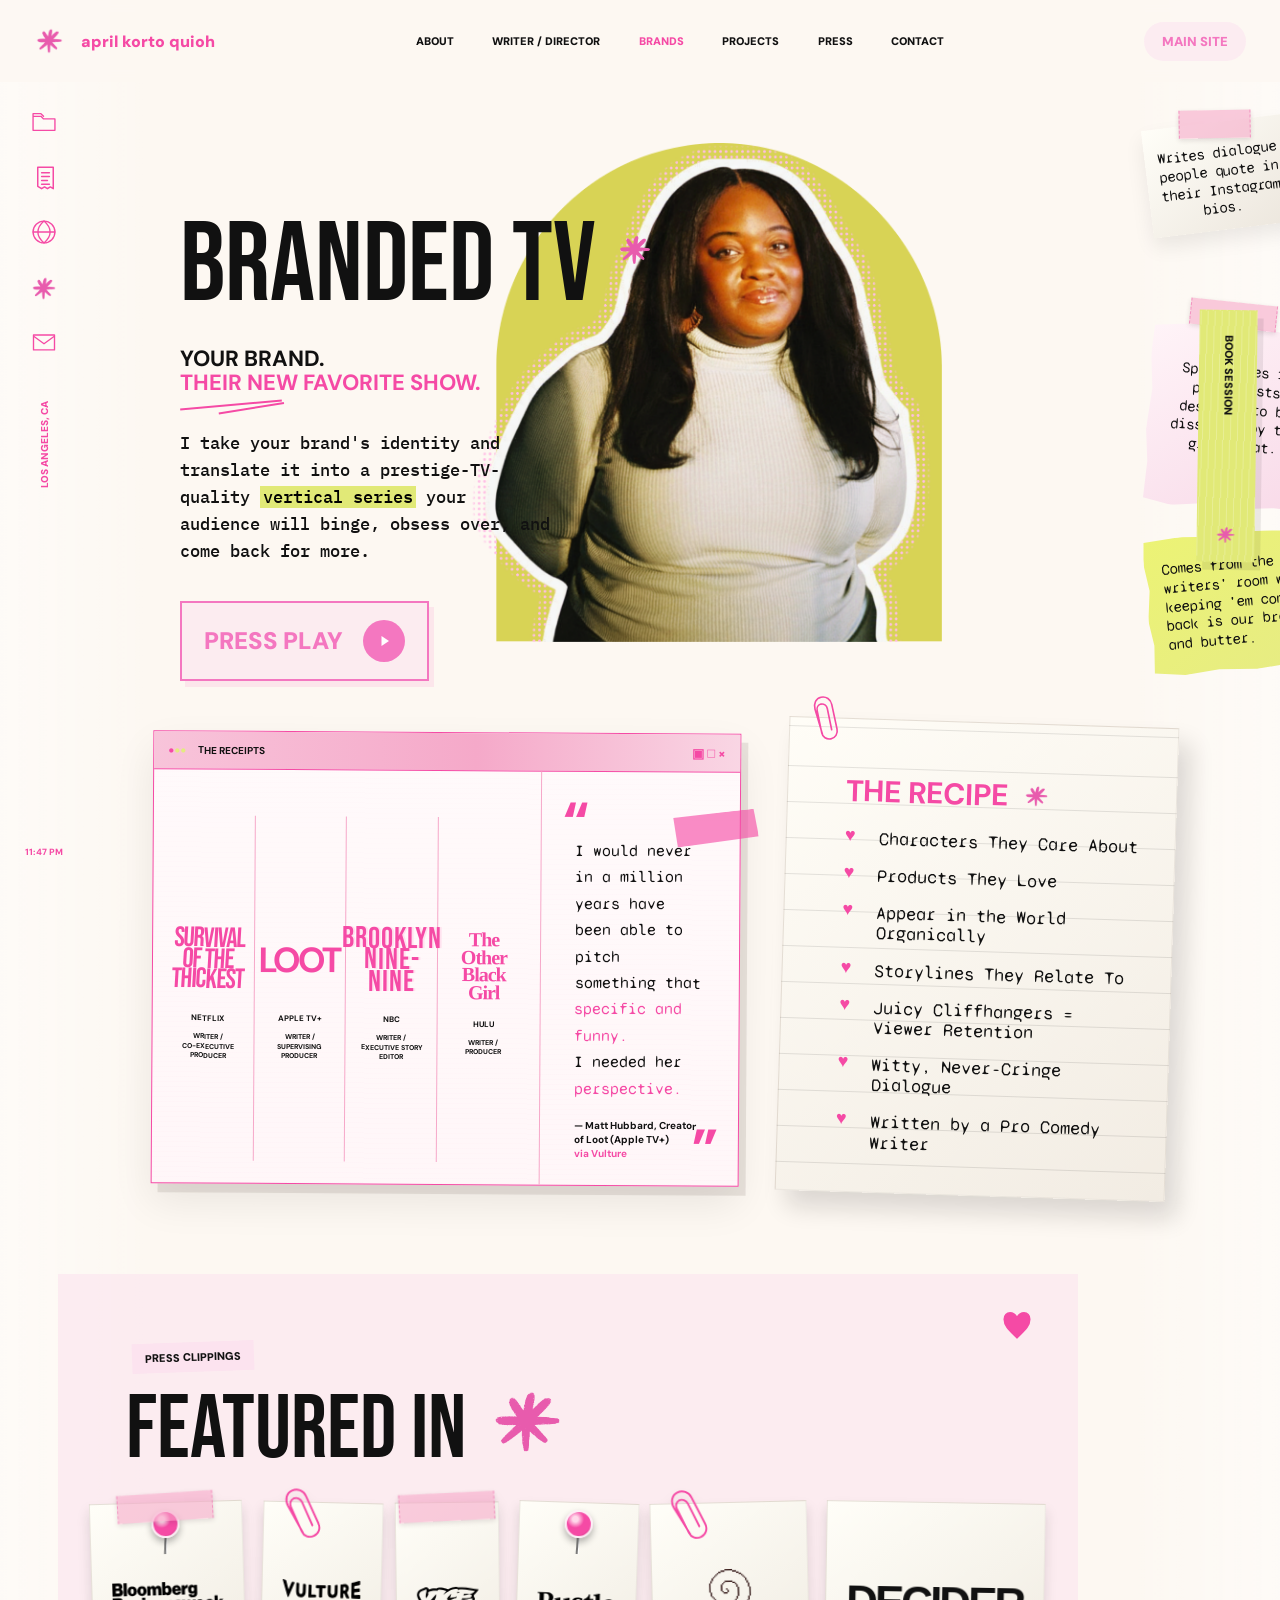
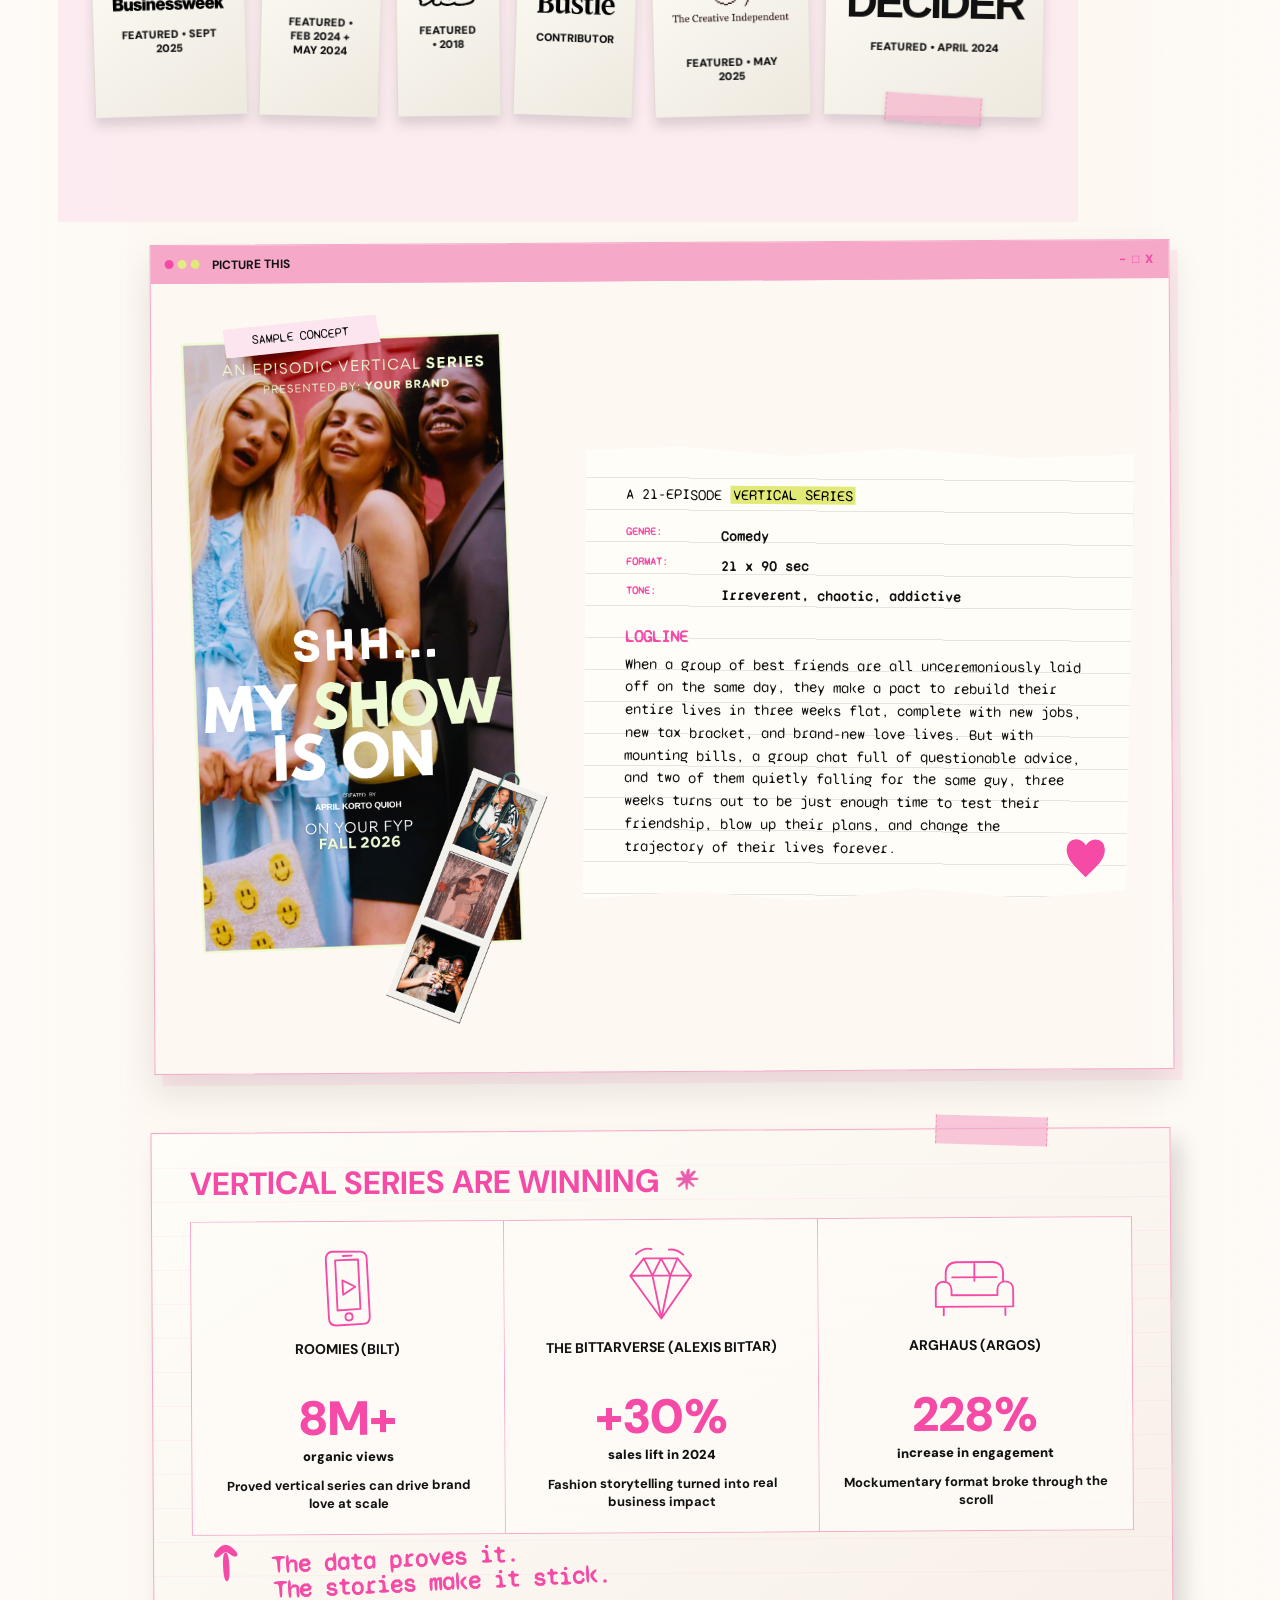
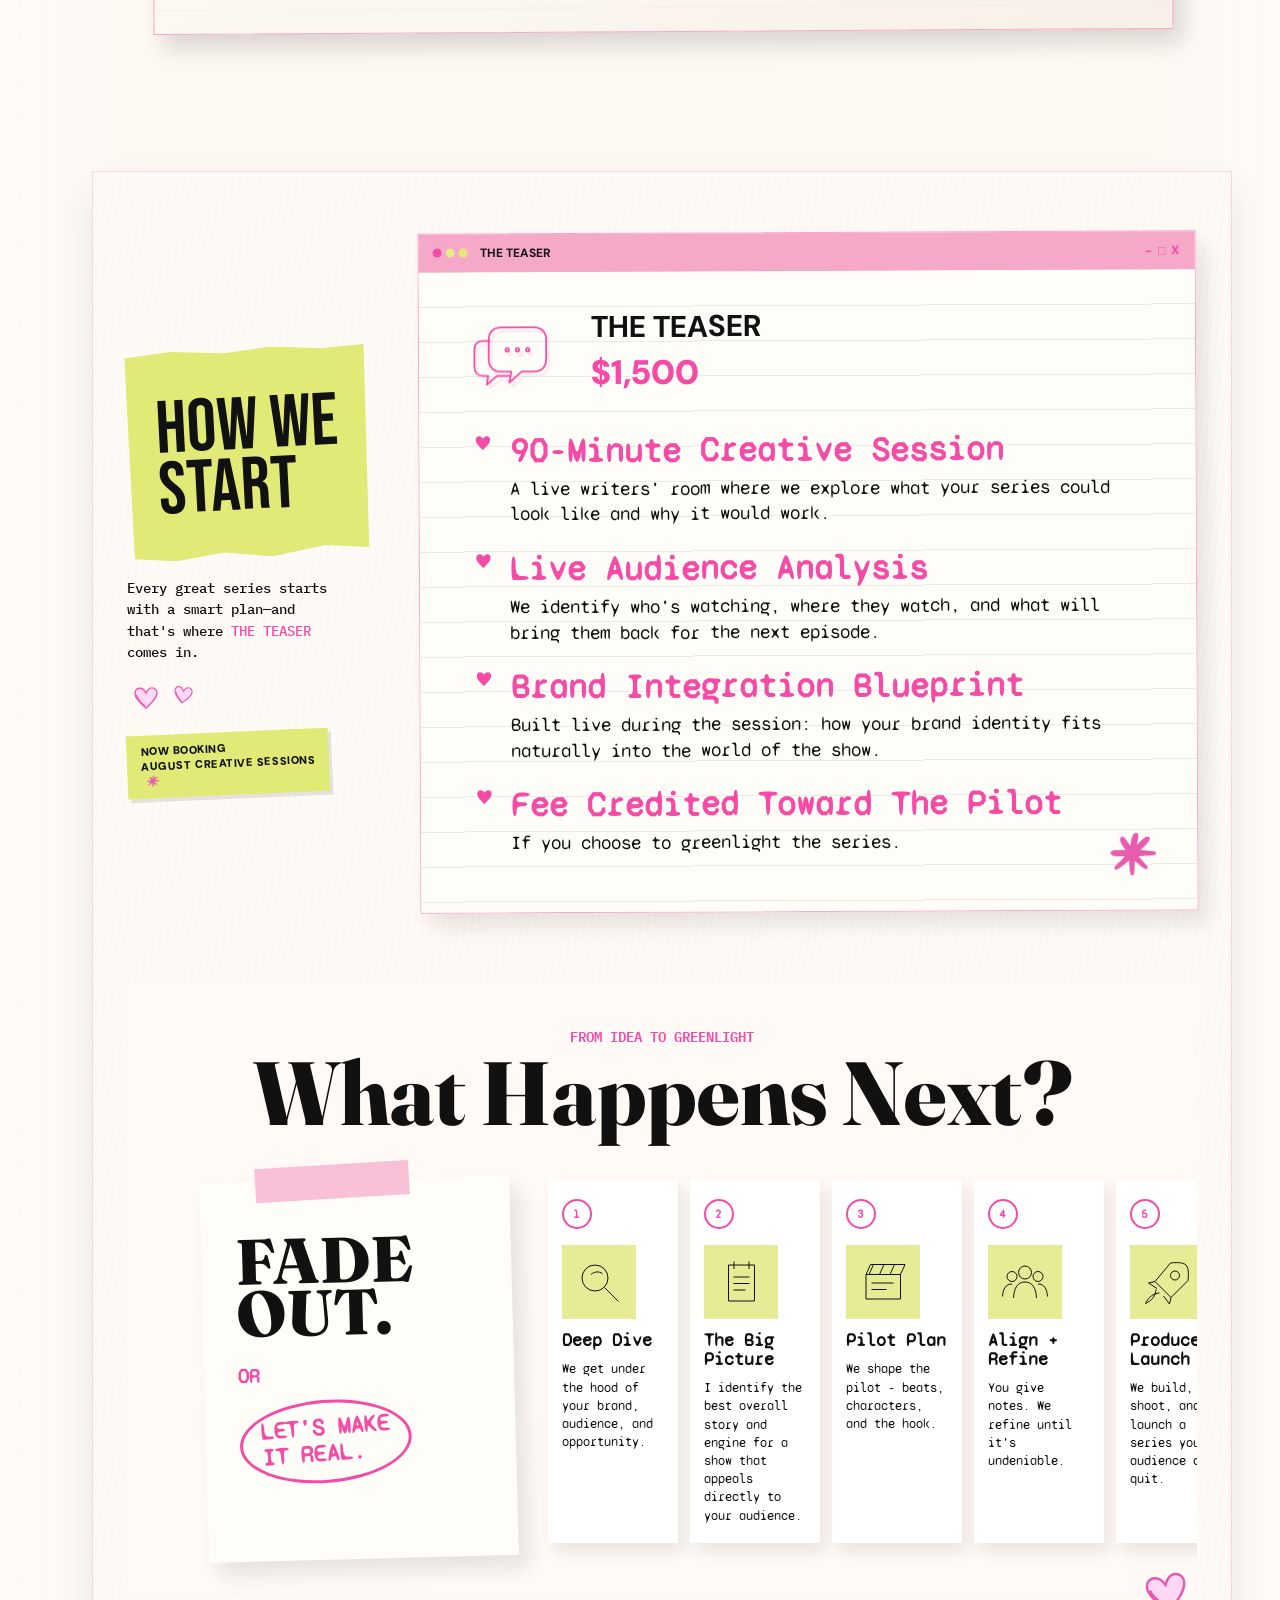
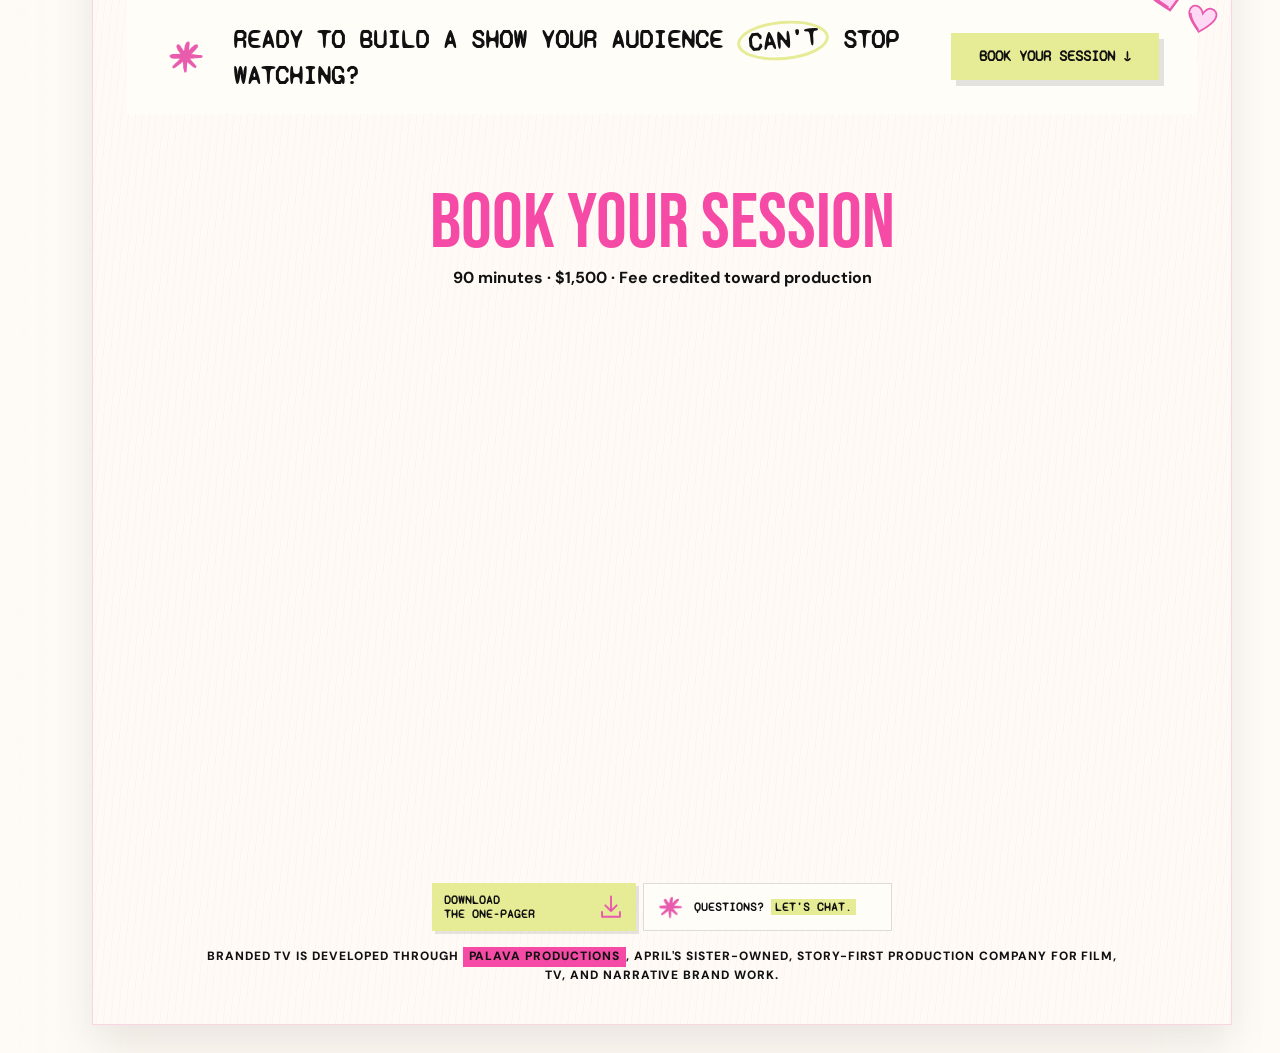
<file: brands/index.html>
<!doctype html>
<html lang="en">
<head>
  <meta charset="utf-8">
  <meta name="viewport" content="width=device-width, initial-scale=1">
  <meta name="description" content="Branded TV — episodic vertical series by April Korto Quioh.">
  <title>Branded TV - April Korto Quioh</title>
  <link rel="icon" href="data:image/svg+xml,%3Csvg xmlns='http://www.w3.org/2000/svg' viewBox='0 0 32 32'%3E%3Cpath d='M16 2v28M2 16h28M5 5l22 22M27 5 5 27' stroke='%23F54AA5' stroke-width='3'/%3E%3C/svg%3E">
  <link rel="preconnect" href="https://fonts.googleapis.com">
  <link rel="preconnect" href="https://fonts.gstatic.com" crossorigin>
  <link href="https://fonts.googleapis.com/css2?family=Bebas+Neue&amp;family=DM+Sans:wght@400;500;700;800;900&amp;family=Fraunces:opsz,wght@9..144,600;9..144,800&amp;family=IBM+Plex+Mono:wght@400;500;600&amp;family=Space+Grotesk:wght@500;600;700&amp;family=Syne+Mono&amp;display=swap" rel="stylesheet">
  <link rel="stylesheet" href="styles.css">
</head>
<body>
  <svg class="sprite" aria-hidden="true">
    <symbol id="i-folder" viewBox="0 0 32 32"><path d="M3.5 9.5h9l3 3h13v13h-25zM3.5 9.5V6.5h9l3 3"/></symbol>
    <symbol id="i-doc" viewBox="0 0 32 32"><path d="M8 4.5h16v22l-3-1.8-3 1.8-3-1.8-3 1.8-4-2.4zM12 10h8M12 14h8M12 18h6M12 22h8"/></symbol>
    <symbol id="i-globe" viewBox="0 0 32 32"><circle cx="16" cy="16" r="12.5"/><path d="M3.5 16h25M16 3.5c4.8 4.2 7 8.2 7 12.5s-2.2 8.3-7 12.5c-4.8-4.2-7-8.2-7-12.5s2.2-8.3 7-12.5z"/></symbol>
    <symbol id="i-star" viewBox="0 0 32 32"><path d="M16 2.5v27M2.5 16h27M6.5 6.5l19 19M25.5 6.5l-19 19"/></symbol>
    <symbol id="i-mail" viewBox="0 0 32 32"><rect x="4" y="8" width="24" height="17"/><path d="M5 10l11 8 11-8"/></symbol>
    <symbol id="i-play" viewBox="0 0 32 32"><path d="M12 8l12 8-12 8z"/></symbol>
    <symbol id="i-download" viewBox="0 0 32 32"><path d="M16 3v18M9 14l7 7 7-7M5 22v6h22v-6"/></symbol>
    <symbol id="i-paperclip" viewBox="-12 -12 104 164"><path d="M54 120 22 46C15 29 21 12 36 7c15-5 30 3 35 18l25 73c5 14-2 28-15 32-13 4-26-2-30-15L29 49c-3-9 1-18 9-21 9-3 18 2 21 11l21 63" transform="translate(-17 1)"/></symbol>
    <symbol id="i-heart" viewBox="0 0 32 32"><path d="M16 28C9 21 4 17 4 10.5 4 6.8 6.4 4.6 9.5 4.6c2.8 0 4.9 1.8 6.5 4.4 1.6-2.6 3.8-4.4 6.6-4.4 3.1 0 5.4 2.2 5.4 5.9C28 17 23 21 16 28z"/></symbol>
    <symbol id="i-heart-drawn" viewBox="0 0 40 36"><path d="M20 32.5C15.2 27.3 5.1 20.8 4.4 12.3 3.9 6.6 7.6 3.4 12.2 4.1c3.6.5 6.3 3.7 7.8 7 1.7-3.8 4.2-7.3 8.2-7.5 4.9-.3 8.2 3.8 7.3 9-1.5 8.5-10.8 15.1-15.5 19.9z"/><path fill="none" d="M19 30.2C14 25.4 7.2 20.1 6.4 13.4"/></symbol>
    <symbol id="step-search" viewBox="0 0 100 100"><circle cx="42" cy="42" r="26"/><path d="m61 61 28 28M34 35c7-6 15-7 23-2"/></symbol>
    <symbol id="step-notes" viewBox="0 0 100 100"><path d="M25 16h52v72H25zM36 9v15M66 9v15M35 40h32M35 53h32M35 66h24"/></symbol>
    <symbol id="step-pilot" viewBox="0 0 100 100"><path d="M16 35h69v49H16zM16 35l9-20h69l-9 20zM31 15l-9 20M52 15l-9 20M73 15l-9 20M27 52h44M27 65h30"/></symbol>
    <symbol id="step-team" viewBox="0 0 100 100"><circle cx="50" cy="31" r="13"/><circle cx="24" cy="39" r="10"/><circle cx="76" cy="39" r="10"/><path d="M27 82c1-21 9-32 23-32s22 11 23 32M5 79c1-16 7-25 19-25M95 79c-1-16-7-25-19-25"/></symbol>
    <symbol id="step-launch" viewBox="0 0 100 100"><path d="M57 12c17-2 27 0 31 4 4 4 6 14 4 31L58 81 26 49zM58 81l-3 13-12-16M26 49l-13 3 17 11"/><circle cx="66" cy="37" r="9"/><path d="M35 72c-13 1-22 8-28 21 13-6 20-15 21-28"/></symbol>
  </svg>

  <div class="site-shell">
    <header class="topbar">
      <a class="wordmark" href="#top" aria-label="April Korto Quioh home"><img class="approved-asterisk wordmark-asterisk" src="../OFFICIAL%20ASSETS/icons/asterisk.png" alt=""><span>april korto quioh</span></a>
      <button class="menu-button" type="button" aria-expanded="false" aria-controls="primary-nav">MENU</button>
      <nav id="primary-nav" aria-label="Primary navigation">
        <a href="/#about">About</a>
        <a href="/#pickme">Writer / Director</a>
        <a class="active" href="#top" aria-current="page">Brands</a>
        <a href="/#next">Projects</a>
        <a href="#press">Press</a>
        <a href="/#contact">Contact</a>
      </nav>
      <a class="back-link" href="/">Main Site</a>
    </header>

    <aside class="utility-rail" aria-label="Page shortcuts">
      <a href="../OFFICIAL%20ASSETS/documents/April-Korto-Quioh-Branded-TV-One-Pager.pdf" download="April-Korto-Quioh-Branded-TV-One-Pager.pdf" aria-label="Download the one pager" title="Download the one pager"><svg><use href="#i-folder"/></svg></a>
      <a href="#receipts" aria-label="Receipts" title="Receipts"><svg><use href="#i-doc"/></svg></a>
      <a href="#proof" aria-label="Proof"><svg><use href="#i-globe"/></svg></a>
      <a class="rail-home" href="#top" aria-label="Back to top" title="Back to top"><img class="approved-asterisk rail-asterisk" src="../OFFICIAL%20ASSETS/icons/asterisk.png" alt=""></a>
      <a href="#contact" aria-label="Contact"><svg><use href="#i-mail"/></svg></a>
      <p>Los Angeles, CA</p>
      <time datetime="23:47">11:47 PM</time>
    </aside>

    <a class="session-tab" href="#book-session">
      <span>Book Session</span>
      <img class="approved-asterisk tab-asterisk" src="../OFFICIAL%20ASSETS/icons/asterisk.png" alt="">
    </a>

    <main id="top">
      <section class="hero scene" id="about" aria-labelledby="hero-title">
        <div class="hero-copy">
          <div class="hero-title-row"><h1 id="hero-title">Branded TV</h1><img class="approved-asterisk hero-asterisk" src="../OFFICIAL%20ASSETS/icons/asterisk.png" alt=""></div>
          <h2>Your brand.<br><strong>Their new favorite show.</strong></h2>
          <span class="scribble-line" aria-hidden="true"></span>
          <p>I take your brand's identity and translate it into a prestige-TV-quality <mark>vertical series</mark> your audience will binge, obsess over, and come back for more.</p>
          <a class="press-play" href="#book-session"><span>Press Play</span><i aria-hidden="true"><svg><use href="#i-play"/></svg></i></a>
        </div>
        <div class="portrait-wrap" aria-hidden="true">
          <img src="../OFFICIAL%20ASSETS/hero%20photos/main-portrait.png" alt="">
        </div>
        <div class="quote-note note"><span class="tape"></span>Writes dialogue<br>people quote in<br>their Instagram bios.</div>
        <span class="tape pink-note-tape" aria-hidden="true"></span>
        <div class="pink-note note wrinkled">Specializes in plot twists designed to be dissected by the group chat. <b class="drawn-heart">&#9825;</b></div>
        <div class="yellow-note note wrinkled">Comes from the writers' room where keeping 'em coming back is our bread and butter.</div>
        <svg class="paperclip yellow-note-clip" aria-hidden="true"><use href="#i-paperclip"/></svg>
      </section>

      <section class="receipts-recipe scene" id="receipts" aria-label="The receipts and the recipe">
        <article class="receipts-window receipts-card">
          <div class="browser-bar"><span class="dots">●●●</span><b>The receipts</b><span class="window-icons">▣ □ ×</span></div>
          <div class="receipts-body">
            <div class="credits-grid" aria-label="Television credits">
              <div><h3 class="credit-logo survival">Survival<br>of the<br>Thickest</h3><small>Netflix</small><p>Writer /<br>Co-Executive Producer</p></div>
              <div><h3 class="credit-logo loot">Loot</h3><small>Apple TV+</small><p>Writer /<br>Supervising Producer</p></div>
              <div><h3 class="credit-logo brooklyn">Brooklyn<br>Nine-Nine</h3><small>NBC</small><p>Writer /<br>Executive Story Editor</p></div>
              <div><h3 class="credit-logo other-black-girl">The Other<br>Black Girl</h3><small>Hulu</small><p>Writer /<br>Producer</p></div>
            </div>
            <blockquote>I would never in a million years have been able to pitch something that <span class="quote-pink">specific and funny.</span> I needed her <span class="quote-pink">perspective.</span><cite>— Matt Hubbard, Creator of Loot (Apple TV+)<br><em>via Vulture</em></cite></blockquote>
          </div>
        </article>

        <article class="recipe-note" aria-labelledby="recipe-title">
          <svg class="paperclip recipe-clip" aria-hidden="true"><use href="#i-paperclip"/></svg>
          <h2 id="recipe-title">The Recipe <img class="approved-asterisk heading-asterisk" src="../OFFICIAL%20ASSETS/icons/asterisk.png" alt=""></h2>
          <ul>
            <li>Characters They Care About</li>
            <li>Products They Love</li>
            <li>Appear in the World Organically</li>
            <li>Storylines They Relate To</li>
            <li>Juicy Cliffhangers = Viewer Retention</li>
            <li>Witty, Never-Cringe Dialogue</li>
            <li>Written by a Pro Comedy Writer</li>
          </ul>
        </article>
      </section>

      <section class="press-section scene" id="press" aria-labelledby="press-title">
        <div class="section-kicker">Press Clippings</div>
        <h2 id="press-title">Featured In <img class="approved-asterisk heading-asterisk" src="../OFFICIAL%20ASSETS/icons/asterisk.png" alt=""></h2>
        <svg class="heart-doodle press-heart" aria-hidden="true"><use href="#i-heart"/></svg>
        <div class="press-scraps">
          <a class="press-scrap pin scrap-bloomberg" href="https://www.bloomberg.com/news/features/2025-09-19/getting-a-job-in-hollywood-has-never-been-harder" target="_blank" rel="noreferrer">
            <span class="tape"></span>
            <img src="../OFFICIAL%20ASSETS/press%20logos/press-bloomberg-businessweek.svg" alt="Bloomberg Businessweek">
            <small>Featured • Sept 2025</small>
          </a>
          <a class="press-scrap clip scrap-vulture" href="https://www.vulture.com/article/how-to-be-a-good-boss-in-hollywood-advice.html" target="_blank" rel="noreferrer">
            <svg class="paperclip scrap-clip" aria-hidden="true"><use href="#i-paperclip"/></svg>
            <img src="../OFFICIAL%20ASSETS/press%20logos/press-vulture.svg" alt="Vulture">
            <small>Featured • Feb 2024 + May 2024</small>
          </a>
          <a class="press-scrap tape-top scrap-vice" href="https://www.vice.com/en/article/these-women-are-taking-body-positivity-back-from-brands/" target="_blank" rel="noreferrer">
            <span class="tape"></span>
            <img src="../OFFICIAL%20ASSETS/press%20logos/press-vice.svg" alt="VICE">
            <small>Featured • 2018</small>
          </a>
          <a class="press-scrap pin scrap-bustle" href="https://www.bustle.com/entertainment/coco-jones-grammys-bel-air-interview" target="_blank" rel="noreferrer">
            <img src="../OFFICIAL%20ASSETS/press%20logos/press-bustle.svg" alt="Bustle">
            <small>Contributor</small>
          </a>
          <a class="press-scrap clip scrap-creative" href="https://thecreativeindependent.com/people/screenwriter-director-and-comedian-april-korto-quioh-on-leading-with-emotion/" target="_blank" rel="noreferrer">
            <svg class="paperclip scrap-clip" aria-hidden="true"><use href="#i-paperclip"/></svg>
            <img src="../OFFICIAL%20ASSETS/press%20logos/creative%20independent%20logo.jpg" alt="The Creative Independent">
            <small>Featured • May 2025</small>
          </a>
          <a class="press-scrap tape-bottom scrap-decider" href="https://decider.com/2024/04/10/loot-taylor-swift-episode-season-2-episode-3-recap-swiftie-michaela-jae-rodriguez-interview/" target="_blank" rel="noreferrer">
            <span class="tape"></span>
            <strong>Decider</strong>
            <small>Featured • April 2024</small>
          </a>
        </div>
      </section>

      <section class="concept-zone scene" id="concept" aria-label="Example concept and proof">
        <div class="concept-composition">
          <article class="browser-window concept-info concept-board">
            <header class="browser-bar"><span class="traffic"><i></i><i></i><i></i></span><b>Picture This</b><span class="window-controls">- □ x</span></header>
            <div class="concept-board-inner">
              <figure class="concept-poster-collage">
                <span class="sample-label">Sample Concept</span>
                <img src="../OFFICIAL%20ASSETS/hero%20photos/concept-poster.png" alt="SHH... My Show Is On concept poster with photo strip">
              </figure>
              <div class="concept-copy lined-paper">
                <p class="series-type">A 21-episode <mark>vertical series</mark></p>
                <dl>
                  <div><dt>Genre:</dt><dd>Comedy</dd></div>
                  <div><dt>Format:</dt><dd>21 x 90 sec</dd></div>
                  <div><dt>Tone:</dt><dd>Irreverent, chaotic, addictive</dd></div>
                </dl>
                <h3>Logline</h3>
                <p class="logline">When a group of best friends are all unceremoniously laid off on the same day, they make a pact to rebuild their entire lives in three weeks flat, complete with new jobs, new tax bracket, and brand-new love lives. But with mounting bills, a group chat full of questionable advice, and two of them quietly falling for the same guy, three weeks turns out to be just enough time to test their friendship, blow up their plans, and change the trajectory of their lives forever.</p>
                <svg class="heart-doodle concept-heart" aria-hidden="true"><use href="#i-heart"/></svg>
              </div>
            </div>
          </article>
        </div>

        <div class="proof-row proof-only">
          <article class="proof-doc" id="proof" aria-labelledby="proof-title">
            <h2 id="proof-title">Vertical Series Are Winning <img class="approved-asterisk heading-asterisk" src="../OFFICIAL%20ASSETS/icons/asterisk.png" alt=""></h2>
            <div class="proof-grid">
              <a class="proof-source" href="https://www.marketingbrew.com/stories/2025/08/18/brands-are-producing-original-series-for-social-here-s-why" target="_blank" rel="noreferrer" aria-label="Source for the Roomies by Bilt figures">
              <article>
                <svg class="case-icon" viewBox="0 0 120 120" aria-hidden="true"><path d="M38 8c-5 1-8 5-8 11l4 82c.3 7 4 10 10 10l38-2c6-.4 9-4 9-10L87 17c-.4-6-4-9-10-9z"/><path d="M43 20l32-1 3 69-32 2zM54 14l12-.4M57 99c0 3 2 5 5 5s5-2 5-5-2-5-5-5-5 2-5 5z"/><path d="M53 48l18 9-17 11z"/></svg>
                <h3>Roomies (Bilt)</h3>
                <strong>8M+</strong>
                <p>organic views</p>
                <small>Proved vertical series can drive brand love at scale</small>
              </article>
              </a>
              <a class="proof-source" href="https://adage.com/article/marketing-news-strategy/how-alexis-bittars-bittarverse-took-over-tiktok-and-drove-real-sales/2605621/" target="_blank" rel="noreferrer" aria-label="Source for the Bittarverse figures">
              <article>
                <svg class="case-icon" viewBox="0 0 120 120" aria-hidden="true"><path d="M18 44l19-24h47l19 24-42 60zM18 44h85M37 20l12 24 12-24 13 24 10-24M49 44l12 60 13-60M18 44l43 60 42-60"/><path d="M26 14c8-7 15-9 22-7M92 15c-7-6-13-8-20-7"/></svg>
                <h3>The Bittarverse (Alexis Bittar)</h3>
                <strong>+30%</strong>
                <p>sales lift in 2024</p>
                <small>Fashion storytelling turned into real business impact</small>
              </article>
              </a>
              <a class="proof-source" href="https://www.thedrum.com/news/argos-bets-big-creator-content-with-argha-s-mockumentary-series" target="_blank" rel="noreferrer" aria-label="Source for the Arghaus by Argos figures">
              <article>
                <svg class="case-icon" viewBox="0 0 120 120" aria-hidden="true"><path d="M20 55V43c0-9 6-15 15-15h50c9 0 15 6 15 15v12M17 55c-7 0-11 5-11 12v23h108V67c0-7-4-12-11-12-7 0-11 5-11 12v7H28v-7c0-7-4-12-11-12zM17 90v12M103 90v12M29 49h62M60 29v25"/></svg>
                <h3>Arghaus (Argos)</h3>
                <strong>228%</strong>
                <p>increase in engagement</p>
                <small>Mockumentary format broke through the scroll</small>
              </article>
              </a>
            </div>
            <p class="proof-note">The data proves it.<br>The stories make it stick.</p>
          </article>
        </div>
      </section>

      <div class="closing-board">
      <section class="teaser-scene scene" aria-labelledby="teaser-title">
        <div class="teaser-left">
          <div class="how-start-paper"><h2>How We<br>Start</h2></div>
          <p class="teaser-blurb">Every great series starts with a smart plan&mdash;and that's where <span>The Teaser</span> comes in.</p>
          <span class="teaser-hearts" aria-hidden="true"><svg viewBox="0 0 24 24"><use href="#i-heart-drawn"/></svg><svg viewBox="0 0 24 24"><use href="#i-heart-drawn"/></svg></span>
          <span class="teaser-tape">Now Booking<br>August Creative Sessions <img class="approved-asterisk" src="../OFFICIAL%20ASSETS/icons/asterisk.png" alt=""></span>
        </div>
        <article class="browser-window teaser-window">
          <header class="browser-bar"><span class="traffic"><i></i><i></i><i></i></span><b><a class="teaser-book-link" href="#book-session">The Teaser</a></b><span class="window-controls">- □ x</span></header>
          <div class="teaser-inner">
            <svg class="chat-icon" viewBox="0 0 120 120" aria-hidden="true"><path d="M41 22h48c11 0 18 7 18 18v29c0 11-7 18-18 18H71L53 103l3-16H41c-11 0-18-7-18-18V40c0-11 7-18 18-18z"/><path d="M24 42H14C6 42 2 47 2 55v25c0 8 5 13 13 13h7l-2 13 15-13h18"/><circle cx="50" cy="55" r="2.5"/><circle cx="65" cy="55" r="2.5"/><circle cx="80" cy="55" r="2.5"/></svg>
            <div>
              <h2 id="teaser-title"><a class="teaser-book-link" href="#book-session">The Teaser</a></h2>
              <strong>$1,500</strong>
            </div>
            <ul>
              <li><svg class="heart-bullet" aria-hidden="true"><use href="#i-heart"/></svg><strong>90-Minute Creative Session</strong><span>A live writers' room where we explore what your series could look like and why it would work.</span></li>
              <li><svg class="heart-bullet" aria-hidden="true"><use href="#i-heart"/></svg><strong>Live Audience Analysis</strong><span>We identify who's watching, where they watch, and what will bring them back for the next episode.</span></li>
              <li><svg class="heart-bullet" aria-hidden="true"><use href="#i-heart"/></svg><strong>Brand Integration Blueprint</strong><span>Built live during the session: how your brand identity fits naturally into the world of the show.</span></li>
              <li><svg class="heart-bullet" aria-hidden="true"><use href="#i-heart"/></svg><strong>Fee Credited Toward The Pilot</strong><span>If you choose to greenlight the series.</span></li>
            </ul>
          </div>
        </article>
      </section>

      <section class="next-scene scene option option-one" aria-labelledby="next-title">
        <div class="one-heading">
          <p>From idea to greenlight</p>
          <h2 id="next-title">What Happens Next?</h2>
        </div>
        <div class="one-layout">
          <a class="one-choice" href="#book-session" aria-label="Book your session">
            <span class="one-tape"></span>
            <p>Fade out.</p>
            <small>or</small>
            <strong>Let's make<br>it real.</strong>
          </a>
          <ol class="one-steps">
            <li role="button" tabindex="0" aria-expanded="false"><span class="one-number">1</span><svg aria-hidden="true"><use href="#step-search"/></svg><h3>Deep Dive</h3><p>We get under the hood of your brand, audience, and opportunity.</p></li>
            <li role="button" tabindex="0" aria-expanded="false"><span class="one-number">2</span><svg aria-hidden="true"><use href="#step-notes"/></svg><h3>The Big Picture</h3><p>I identify the best overall story and engine for a show that appeals directly to your audience.</p></li>
            <li role="button" tabindex="0" aria-expanded="false"><span class="one-number">3</span><svg aria-hidden="true"><use href="#step-pilot"/></svg><h3>Pilot Plan</h3><p>We shape the pilot - beats, characters, and the hook.</p></li>
            <li role="button" tabindex="0" aria-expanded="false"><span class="one-number">4</span><svg aria-hidden="true"><use href="#step-team"/></svg><h3>Align + Refine</h3><p>You give notes. We refine until it's undeniable.</p></li>
            <li role="button" tabindex="0" aria-expanded="false"><span class="one-number">5</span><svg aria-hidden="true"><use href="#step-launch"/></svg><h3>Produce + Launch</h3><p>We build, shoot, and launch a series your audience can't quit.</p></li>
          </ol>
        </div>
      </section>

      <section class="final-cta" id="contact" aria-labelledby="contact-title">
        <img class="approved-asterisk cta-asterisk" src="../OFFICIAL%20ASSETS/icons/asterisk.png" alt="">
        <h2 id="contact-title">Ready to build a show your audience <span>can't</span> stop watching?</h2>
        <a class="cta-book" href="#book-session">Book your session &darr;</a>
        <span class="cta-hearts" aria-hidden="true"><svg><use href="#i-heart-drawn"/></svg><svg><use href="#i-heart-drawn"/></svg></span>
      </section>


      <section class="booking-section" id="book-session" aria-labelledby="book-session-title">
        <h2 id="book-session-title">Book Your Session</h2>
        <p>90 minutes &middot; $1,500 &middot; Fee credited toward production</p>
        <div class="booking-frame">
          <!-- Calendly inline widget begin -->
          <div class="calendly-inline-widget" data-url="https://calendly.com/aprilkortoquioh/90min?hide_event_type_details=1&hide_gdpr_banner=1&background_color=fdf8f2&primary_color=e96cb5&text_color=111111" style="min-width:320px;height:700px;"></div>
          <script type="text/javascript" src="https://assets.calendly.com/assets/external/widget.js" async></script>
          <!-- Calendly inline widget end -->
        </div>
      </section>

      <div class="final-links" aria-label="Additional contact links">
        <a class="final-download" href="../OFFICIAL%20ASSETS/documents/April-Korto-Quioh-Branded-TV-One-Pager.pdf" download="April-Korto-Quioh-Branded-TV-One-Pager.pdf">
          <span>Download<br>The One-Pager</span>
          <svg aria-hidden="true"><use href="#i-download"/></svg>
        </a>
        <a class="final-chat" href="mailto:april@aprilkortoquioh.com">
          <img class="approved-asterisk" src="../OFFICIAL%20ASSETS/icons/asterisk.png" alt="">
          <span>Questions? <strong>Let's Chat.</strong></span>
        </a>
      </div>
      <p class="palava-credit">Branded TV is developed through <a href="https://palavaproductions.com" target="_blank" rel="noreferrer">Palava Productions</a>, April's sister-owned, story-first production company for film, TV, and narrative brand work.</p>
      </div>
    </main>
  </div>

  <nav class="mobile-booking" aria-label="Mobile quick actions">
    <a class="mobile-chat" href="mailto:april@aprilkortoquioh.com">
      <img class="approved-asterisk" src="../OFFICIAL%20ASSETS/icons/asterisk.png" alt="">
      <span>Questions? <strong>Let's Chat.</strong></span>
    </a>
    <a class="mobile-session" href="#book-session">
      <span>Book Session</span>
      <img class="approved-asterisk" src="../OFFICIAL%20ASSETS/icons/asterisk.png" alt="">
    </a>
  </nav>

  <div class="shutdown-line" aria-hidden="true"></div>

  <script src="script.js"></script>
</body>
</html>
</file>
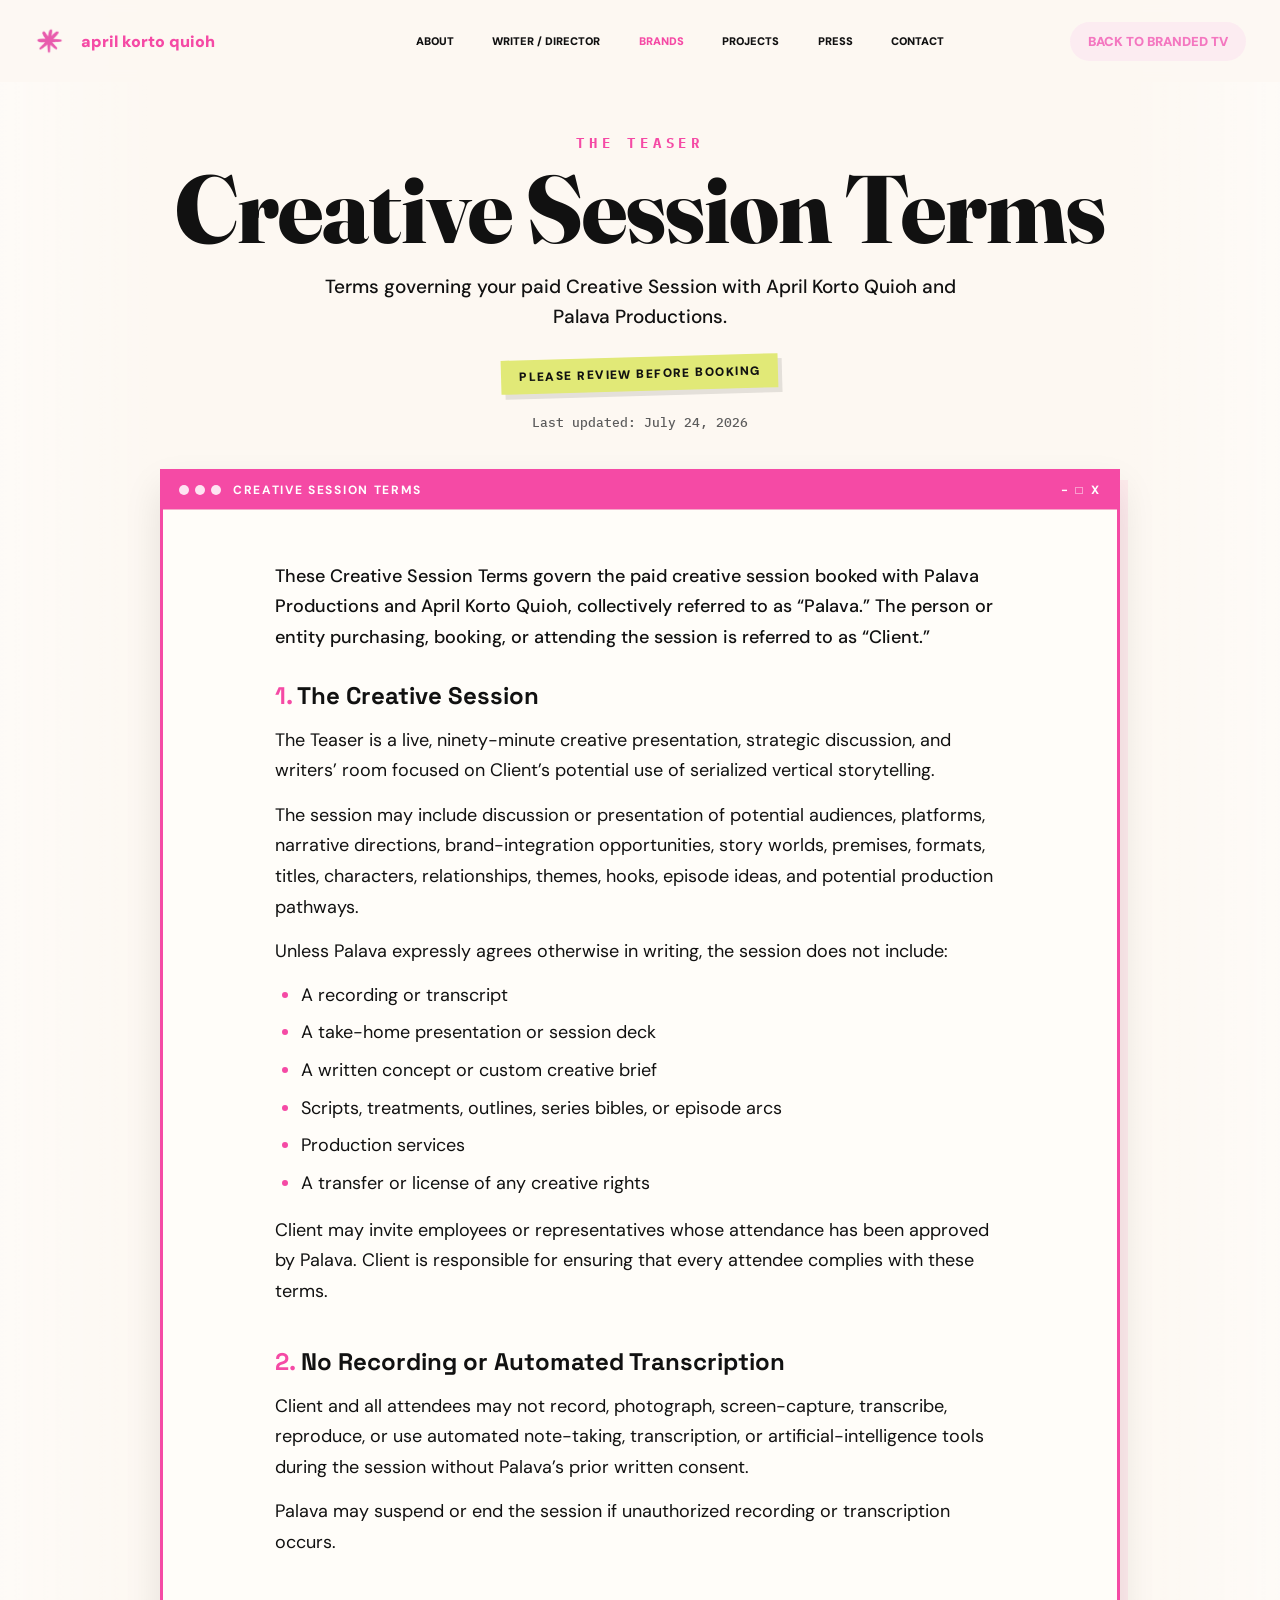
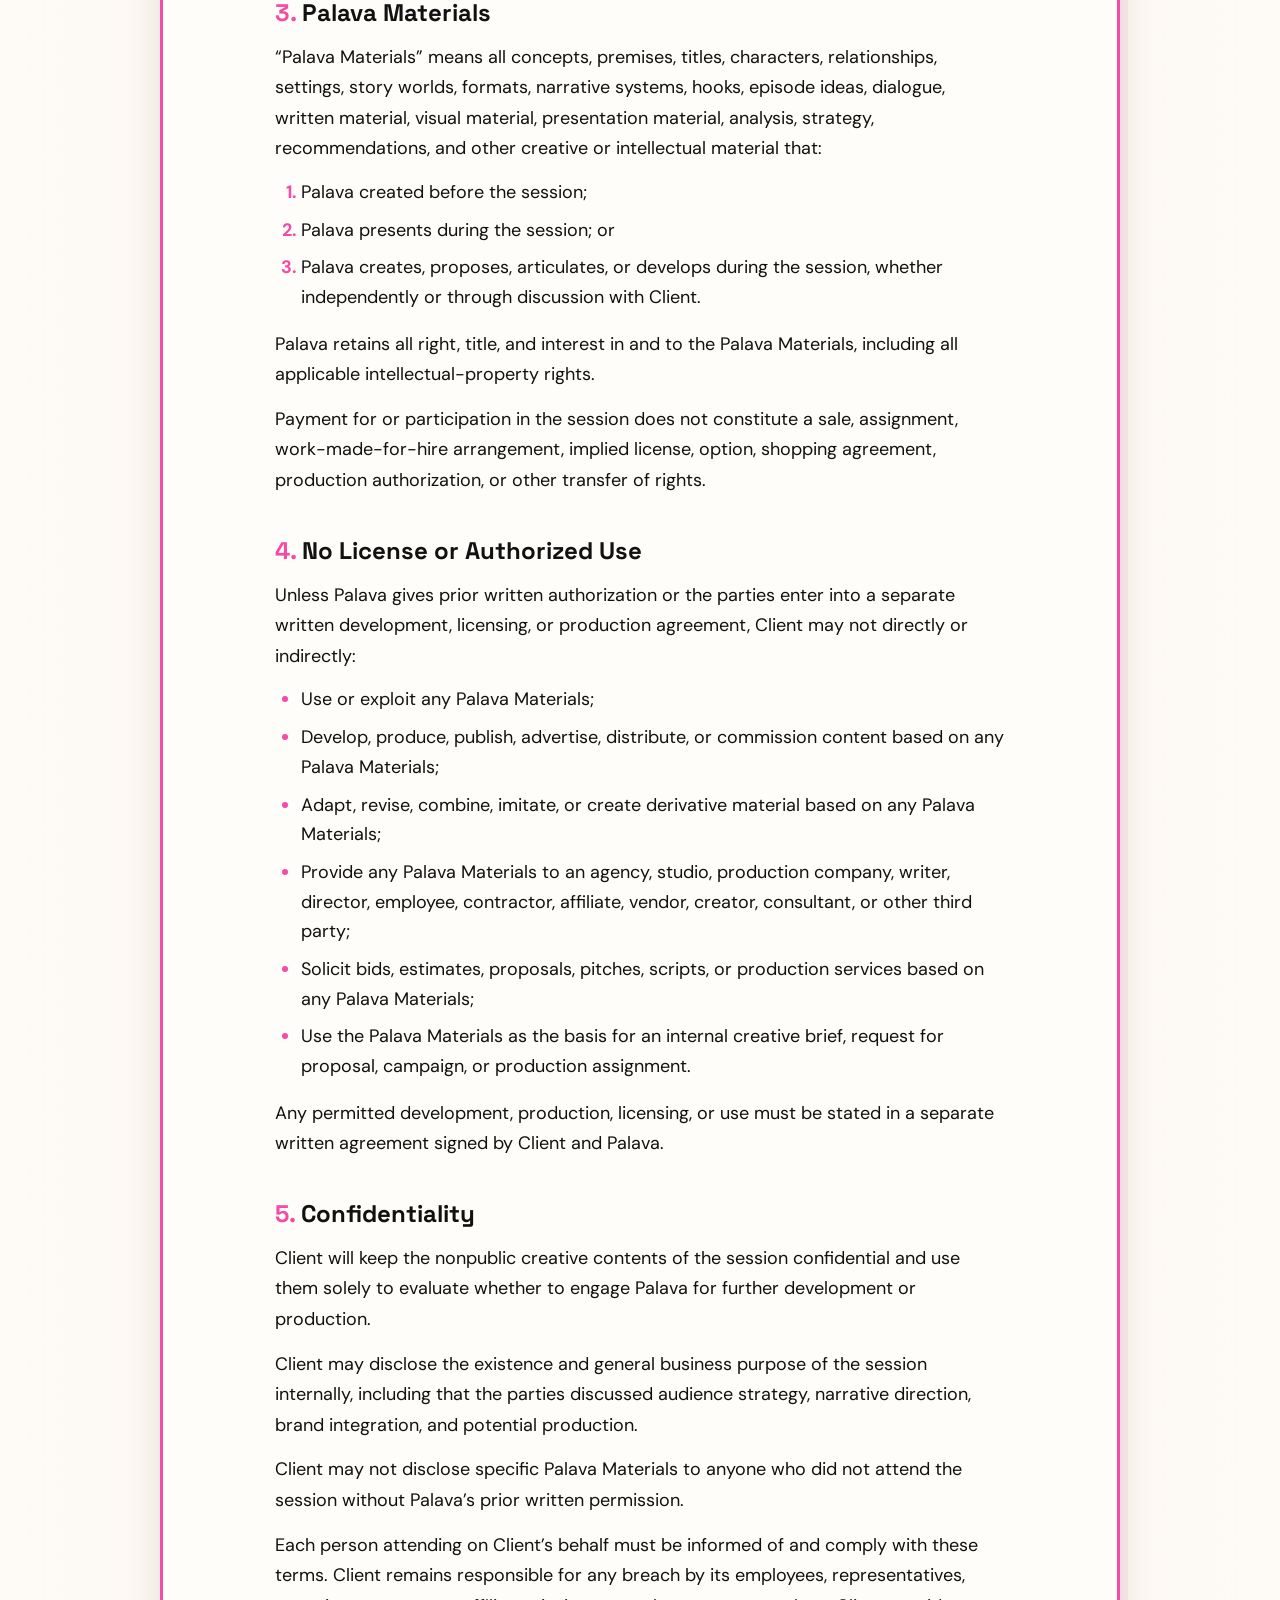
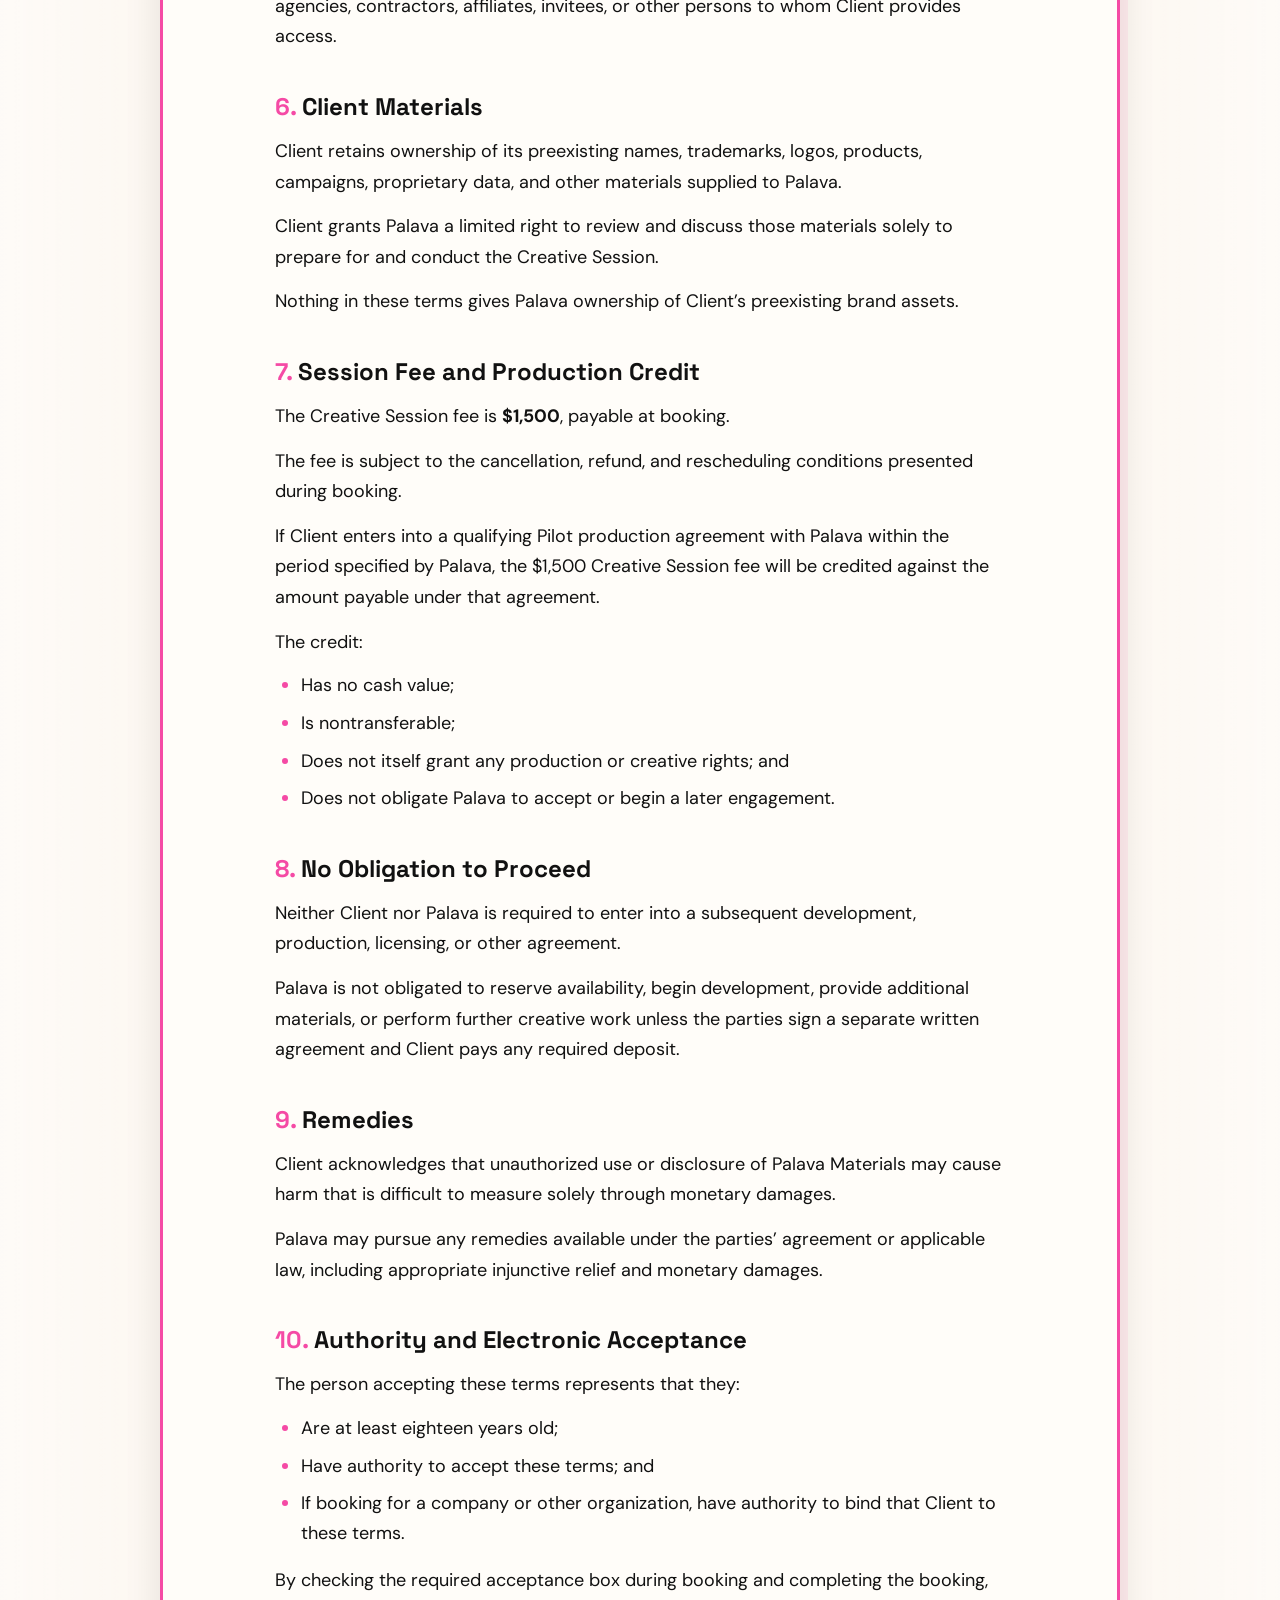
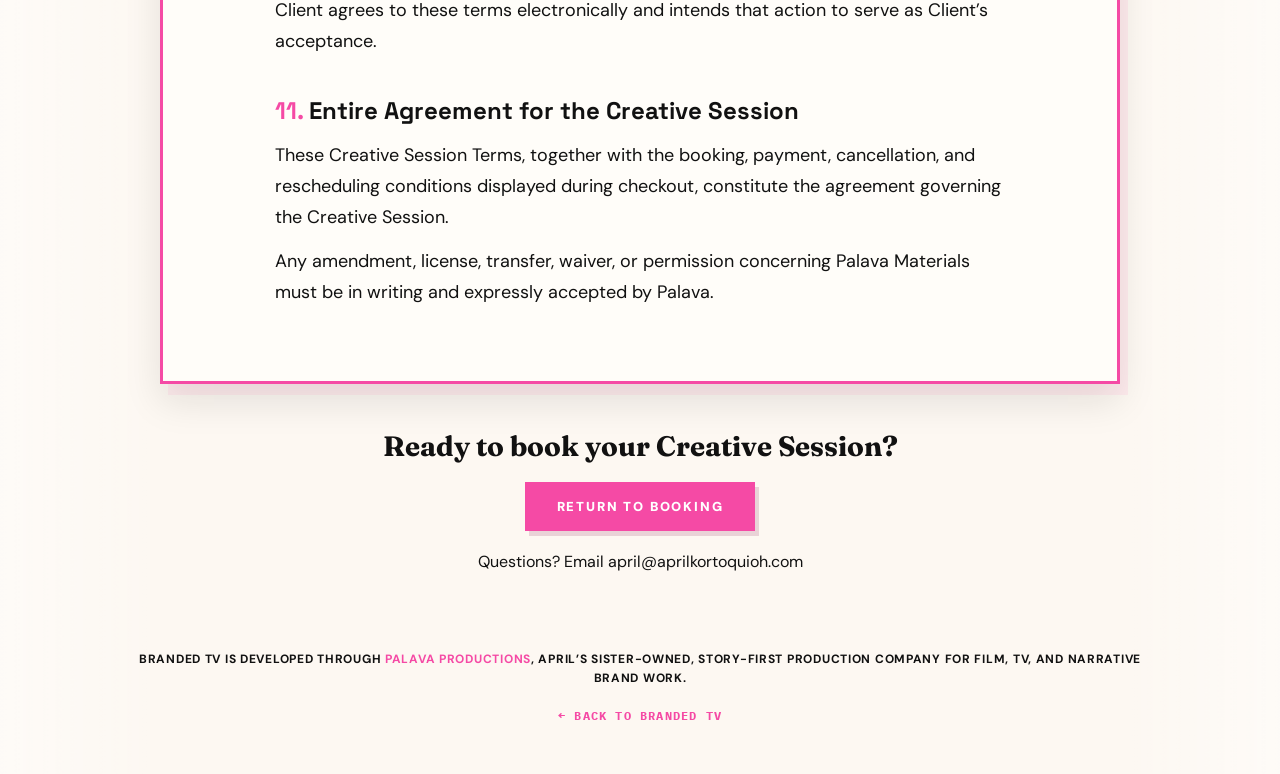
<file: creative-session-terms/index.html>
<!doctype html>
<html lang="en">
<head>
  <meta charset="utf-8">
  <meta name="viewport" content="width=device-width, initial-scale=1">
  <title>Creative Session Terms | April Korto Quioh</title>
  <meta name="description" content="Terms governing The Teaser, a paid Creative Session with April Korto Quioh and Palava Productions.">
  <meta name="robots" content="noindex, follow">
  <link rel="icon" href="data:image/svg+xml,%3Csvg xmlns='http://www.w3.org/2000/svg' viewBox='0 0 32 32'%3E%3Cpath d='M16 2v28M2 16h28M5 5l22 22M27 5 5 27' stroke='%23F54AA5' stroke-width='3'/%3E%3C/svg%3E">
  <link rel="preconnect" href="https://fonts.googleapis.com">
  <link rel="preconnect" href="https://fonts.gstatic.com" crossorigin>
  <link href="https://fonts.googleapis.com/css2?family=Bebas+Neue&amp;family=DM+Sans:wght@400;500;700;800;900&amp;family=Fraunces:opsz,wght@9..144,600;9..144,800&amp;family=IBM+Plex+Mono:wght@400;500;600&amp;family=Space+Grotesk:wght@500;600;700&amp;family=Syne+Mono&amp;display=swap" rel="stylesheet">
  <link rel="stylesheet" href="../brands/styles.css">
  <style>
    /* ===== Creative Session Terms — page-specific ===== */
    .terms-page {
      background:
        repeating-linear-gradient(90deg, rgba(17,17,17,.015) 0 1px, transparent 1px 3px),
        var(--page-cream, #FDF8F2);
      min-height: 100vh;
    }
    .terms-main {
      width: min(100% - 48px, 1040px);
      margin: 0 auto;
      padding: 28px 0 40px;
    }
    /* ---- Hero ---- */
    .terms-hero {
      text-align: center;
      padding: 26px 0 34px;
    }
    .terms-eyebrow {
      margin: 0 0 14px;
      font: 700 14px/1 "IBM Plex Mono", monospace;
      letter-spacing: .34em;
      text-transform: uppercase;
      color: var(--hot-pink, #F54AA5);
    }
    .terms-hero h1 {
      margin: 0;
      font: 800 clamp(48px, 8vw, 96px)/.92 "Fraunces", Georgia, serif;
      letter-spacing: -.01em;
      color: var(--ink, #111);
    }
    .terms-lede {
      max-width: 640px;
      margin: 20px auto 0;
      font: 500 clamp(16px, 1.6vw, 19px)/1.55 "DM Sans", sans-serif;
      color: var(--ink, #111);
    }
    .terms-tape {
      display: inline-block;
      margin: 26px 0 18px;
      padding: 10px 18px;
      background: var(--note-chartreuse, #E1E977);
      color: var(--ink, #111);
      font: 900 12px/1.2 "DM Sans", sans-serif;
      letter-spacing: .12em;
      text-transform: uppercase;
      transform: rotate(-1.6deg);
      box-shadow: 4px 5px 0 rgba(17,17,17,.1);
    }
    .terms-updated {
      margin: 6px 0 0;
      font: 500 13px/1 "IBM Plex Mono", monospace;
      color: #5c5c5c;
    }
    /* ---- Legal document frame (browser window) ---- */
    .terms-doc {
      width: min(100%, 960px);
      margin: 6px auto 0;
      border: 3px solid var(--hot-pink, #F54AA5);
      background: #fffdf9;
      box-shadow: 8px 11px 0 rgba(245,74,165,.08), 0 18px 35px rgba(17,17,17,.1);
    }
    .terms-doc .browser-bar {
      display: flex;
      align-items: center;
      gap: 12px;
      padding: 11px 16px;
      background: var(--hot-pink, #F54AA5);
      color: #fff;
      font: 800 12px/1 "DM Sans", sans-serif;
      letter-spacing: .14em;
      text-transform: uppercase;
    }
    .terms-doc .browser-bar .traffic { display: inline-flex; gap: 6px; }
    .terms-doc .browser-bar .traffic i {
      width: 10px; height: 10px; border-radius: 50%;
      background: rgba(255,255,255,.85);
    }
    .terms-doc .browser-bar .win-controls { margin-left: auto; letter-spacing: .2em; }
    .terms-body {
      max-width: 850px;
      margin: 0 auto;
      padding: clamp(28px, 4vw, 52px) clamp(22px, 5vw, 60px) clamp(36px, 5vw, 60px);
    }
    .terms-body > .terms-intro {
      margin: 0 0 8px;
      font: 500 clamp(16px, 1.5vw, 18px)/1.7 "DM Sans", sans-serif;
      color: var(--ink, #111);
    }
    .terms-section { margin-top: 40px; }
    .terms-section:first-of-type { margin-top: 28px; }
    .terms-section h2 {
      margin: 0 0 14px;
      font: 700 clamp(19px, 2.1vw, 24px)/1.25 "Space Grotesk", "DM Sans", sans-serif;
      color: var(--ink, #111);
    }
    .terms-section h2 .num { color: var(--hot-pink, #F54AA5); }
    .terms-body p {
      margin: 0 0 14px;
      font: 400 clamp(16px, 1.45vw, 18px)/1.7 "DM Sans", sans-serif;
      color: var(--ink, #111);
    }
    .terms-body ul,
    .terms-body ol {
      margin: 0 0 16px;
      padding-left: 26px;
    }
    .terms-body li {
      margin: 0 0 8px;
      font: 400 clamp(16px, 1.45vw, 18px)/1.65 "DM Sans", sans-serif;
      color: var(--ink, #111);
    }
    .terms-body ul li::marker { color: var(--hot-pink, #F54AA5); }
    .terms-body ol li::marker { color: var(--hot-pink, #F54AA5); font-weight: 700; }
    .terms-body strong { font-weight: 700; }
    .terms-fee { font-weight: 700; }
    /* ---- Closing CTA ---- */
    .terms-cta {
      text-align: center;
      margin: 46px auto 8px;
    }
    .terms-cta p {
      margin: 0 0 18px;
      font: 700 clamp(20px, 2.6vw, 28px)/1.2 "Fraunces", Georgia, serif;
      color: var(--ink, #111);
    }
    .terms-cta .return-btn {
      display: inline-block;
      padding: 16px 30px;
      background: var(--hot-pink, #F54AA5);
      color: #fff;
      border: 2px solid var(--hot-pink, #F54AA5);
      box-shadow: 4px 5px 0 rgba(130,20,78,.16);
      font: 900 13px/1 "DM Sans", sans-serif;
      letter-spacing: .14em;
      text-transform: uppercase;
      text-decoration: none;
    }
    .terms-cta .return-btn:hover { transform: translateY(-2px); }
    .terms-cta .cta-email { display: block; margin-top: 20px; }
    .terms-cta .cta-email a { color: var(--ink, #111); }
    .terms-cta .cta-email a:hover { color: var(--hot-pink, #F54AA5); }
    /* ---- Footer ---- */
    .terms-foot {
      text-align: center;
      margin-top: 44px;
      padding: 22px 16px 8px;
      font: 700 12px/1.6 "DM Sans", sans-serif;
      letter-spacing: .06em;
      text-transform: uppercase;
      color: var(--ink, #111);
    }
    .terms-foot a { color: var(--hot-pink, #F54AA5); }
    .terms-back-top {
      display: inline-block;
      margin-top: 10px;
      font: 700 12px/1 "IBM Plex Mono", monospace;
      letter-spacing: .1em;
      text-transform: uppercase;
      color: var(--hot-pink, #F54AA5);
    }
    a:focus-visible,
    .return-btn:focus-visible {
      outline: 3px solid var(--hot-pink, #F54AA5);
      outline-offset: 3px;
    }
    @media (max-width: 700px) {
      body { padding-bottom: 0; }
      .terms-main { width: min(100% - 32px, 640px); }
    }
  </style>
</head>
<body class="terms-page">
  <div class="site-shell">
    <header class="topbar">
      <a class="wordmark" href="/brands" aria-label="April Korto Quioh — Branded TV"><img class="approved-asterisk wordmark-asterisk" src="../OFFICIAL%20ASSETS/icons/asterisk.png" alt=""><span>april korto quioh</span></a>
      <button class="menu-button" type="button" aria-expanded="false" aria-controls="primary-nav">MENU</button>
      <nav id="primary-nav" aria-label="Primary navigation">
        <a href="/#about">About</a>
        <a href="/#pickme">Writer / Director</a>
        <a class="active" href="/brands" aria-current="page">Brands</a>
        <a href="/#next">Projects</a>
        <a href="/brands#press">Press</a>
        <a href="/#contact">Contact</a>
      </nav>
      <a class="back-link" href="/brands">Back to Branded TV</a>
    </header>

    <main class="terms-main">
      <section class="terms-hero">
        <p class="terms-eyebrow">The Teaser</p>
        <h1>Creative Session Terms</h1>
        <p class="terms-lede">Terms governing your paid Creative Session with April Korto Quioh and Palava Productions.</p>
        <div><span class="terms-tape">Please Review Before Booking</span></div>
        <!-- EDIT LAST-UPDATED DATE HERE -->
        <p class="terms-updated">Last updated: July 24, 2026</p>
      </section>

      <!--
      LEGAL REVIEW REQUIRED:
      This copy is a working draft supplied by April Korto Quioh.
      Counsel must approve the language before final production use.
      -->
      <article class="browser-window terms-doc" aria-labelledby="terms-doc-title">
        <header class="browser-bar">
          <span class="traffic" aria-hidden="true"><i></i><i></i><i></i></span>
          <b id="terms-doc-title">Creative Session Terms</b>
          <span class="win-controls" aria-hidden="true">- &#9633; x</span>
        </header>
        <div class="terms-body">
          <p class="terms-intro">These Creative Session Terms govern the paid creative session booked with Palava Productions and April Korto Quioh, collectively referred to as &ldquo;Palava.&rdquo; The person or entity purchasing, booking, or attending the session is referred to as &ldquo;Client.&rdquo;</p>

          <section class="terms-section">
            <h2><span class="num">1.</span> The Creative Session</h2>
            <p>The Teaser is a live, ninety-minute creative presentation, strategic discussion, and writers&rsquo; room focused on Client&rsquo;s potential use of serialized vertical storytelling.</p>
            <p>The session may include discussion or presentation of potential audiences, platforms, narrative directions, brand-integration opportunities, story worlds, premises, formats, titles, characters, relationships, themes, hooks, episode ideas, and potential production pathways.</p>
            <p>Unless Palava expressly agrees otherwise in writing, the session does not include:</p>
            <ul>
              <li>A recording or transcript</li>
              <li>A take-home presentation or session deck</li>
              <li>A written concept or custom creative brief</li>
              <li>Scripts, treatments, outlines, series bibles, or episode arcs</li>
              <li>Production services</li>
              <li>A transfer or license of any creative rights</li>
            </ul>
            <p>Client may invite employees or representatives whose attendance has been approved by Palava. Client is responsible for ensuring that every attendee complies with these terms.</p>
          </section>

          <section class="terms-section">
            <h2><span class="num">2.</span> No Recording or Automated Transcription</h2>
            <p>Client and all attendees may not record, photograph, screen-capture, transcribe, reproduce, or use automated note-taking, transcription, or artificial-intelligence tools during the session without Palava&rsquo;s prior written consent.</p>
            <p>Palava may suspend or end the session if unauthorized recording or transcription occurs.</p>
          </section>

          <section class="terms-section">
            <h2><span class="num">3.</span> Palava Materials</h2>
            <p>&ldquo;Palava Materials&rdquo; means all concepts, premises, titles, characters, relationships, settings, story worlds, formats, narrative systems, hooks, episode ideas, dialogue, written material, visual material, presentation material, analysis, strategy, recommendations, and other creative or intellectual material that:</p>
            <ol>
              <li>Palava created before the session;</li>
              <li>Palava presents during the session; or</li>
              <li>Palava creates, proposes, articulates, or develops during the session, whether independently or through discussion with Client.</li>
            </ol>
            <p>Palava retains all right, title, and interest in and to the Palava Materials, including all applicable intellectual-property rights.</p>
            <p>Payment for or participation in the session does not constitute a sale, assignment, work-made-for-hire arrangement, implied license, option, shopping agreement, production authorization, or other transfer of rights.</p>
          </section>

          <section class="terms-section">
            <h2><span class="num">4.</span> No License or Authorized Use</h2>
            <p>Unless Palava gives prior written authorization or the parties enter into a separate written development, licensing, or production agreement, Client may not directly or indirectly:</p>
            <ul>
              <li>Use or exploit any Palava Materials;</li>
              <li>Develop, produce, publish, advertise, distribute, or commission content based on any Palava Materials;</li>
              <li>Adapt, revise, combine, imitate, or create derivative material based on any Palava Materials;</li>
              <li>Provide any Palava Materials to an agency, studio, production company, writer, director, employee, contractor, affiliate, vendor, creator, consultant, or other third party;</li>
              <li>Solicit bids, estimates, proposals, pitches, scripts, or production services based on any Palava Materials;</li>
              <li>Use the Palava Materials as the basis for an internal creative brief, request for proposal, campaign, or production assignment.</li>
            </ul>
            <p>Any permitted development, production, licensing, or use must be stated in a separate written agreement signed by Client and Palava.</p>
          </section>

          <section class="terms-section">
            <h2><span class="num">5.</span> Confidentiality</h2>
            <p>Client will keep the nonpublic creative contents of the session confidential and use them solely to evaluate whether to engage Palava for further development or production.</p>
            <p>Client may disclose the existence and general business purpose of the session internally, including that the parties discussed audience strategy, narrative direction, brand integration, and potential production.</p>
            <p>Client may not disclose specific Palava Materials to anyone who did not attend the session without Palava&rsquo;s prior written permission.</p>
            <p>Each person attending on Client&rsquo;s behalf must be informed of and comply with these terms. Client remains responsible for any breach by its employees, representatives, agencies, contractors, affiliates, invitees, or other persons to whom Client provides access.</p>
          </section>

          <section class="terms-section">
            <h2><span class="num">6.</span> Client Materials</h2>
            <p>Client retains ownership of its preexisting names, trademarks, logos, products, campaigns, proprietary data, and other materials supplied to Palava.</p>
            <p>Client grants Palava a limited right to review and discuss those materials solely to prepare for and conduct the Creative Session.</p>
            <p>Nothing in these terms gives Palava ownership of Client&rsquo;s preexisting brand assets.</p>
          </section>

          <section class="terms-section">
            <h2><span class="num">7.</span> Session Fee and Production Credit</h2>
            <p>The Creative Session fee is <span class="terms-fee">$1,500</span>, payable at booking.</p>
            <p>The fee is subject to the cancellation, refund, and rescheduling conditions presented during booking.</p>
            <p>If Client enters into a qualifying Pilot production agreement with Palava within the period specified by Palava, the $1,500 Creative Session fee will be credited against the amount payable under that agreement.</p>
            <p>The credit:</p>
            <ul>
              <li>Has no cash value;</li>
              <li>Is nontransferable;</li>
              <li>Does not itself grant any production or creative rights; and</li>
              <li>Does not obligate Palava to accept or begin a later engagement.</li>
            </ul>
          </section>

          <section class="terms-section">
            <h2><span class="num">8.</span> No Obligation to Proceed</h2>
            <p>Neither Client nor Palava is required to enter into a subsequent development, production, licensing, or other agreement.</p>
            <p>Palava is not obligated to reserve availability, begin development, provide additional materials, or perform further creative work unless the parties sign a separate written agreement and Client pays any required deposit.</p>
          </section>

          <section class="terms-section">
            <h2><span class="num">9.</span> Remedies</h2>
            <p>Client acknowledges that unauthorized use or disclosure of Palava Materials may cause harm that is difficult to measure solely through monetary damages.</p>
            <p>Palava may pursue any remedies available under the parties&rsquo; agreement or applicable law, including appropriate injunctive relief and monetary damages.</p>
          </section>

          <section class="terms-section">
            <h2><span class="num">10.</span> Authority and Electronic Acceptance</h2>
            <p>The person accepting these terms represents that they:</p>
            <ul>
              <li>Are at least eighteen years old;</li>
              <li>Have authority to accept these terms; and</li>
              <li>If booking for a company or other organization, have authority to bind that Client to these terms.</li>
            </ul>
            <p>By checking the required acceptance box during booking and completing the booking, Client agrees to these terms electronically and intends that action to serve as Client&rsquo;s acceptance.</p>
          </section>

          <section class="terms-section">
            <h2><span class="num">11.</span> Entire Agreement for the Creative Session</h2>
            <p>These Creative Session Terms, together with the booking, payment, cancellation, and rescheduling conditions displayed during checkout, constitute the agreement governing the Creative Session.</p>
            <p>Any amendment, license, transfer, waiver, or permission concerning Palava Materials must be in writing and expressly accepted by Palava.</p>
          </section>
        </div>
      </article>

      <section class="terms-cta">
        <p>Ready to book your Creative Session?</p>
        <a class="return-btn" href="/brands#book-session">Return to Booking</a>
        <span class="cta-email"><a href="mailto:april@aprilkortoquioh.com">Questions? Email april@aprilkortoquioh.com</a></span>
      </section>

      <footer class="terms-foot">
        <p>Branded TV is developed through <a href="https://palavaproductions.com" target="_blank" rel="noopener">Palava Productions</a>, April&rsquo;s sister-owned, story-first production company for film, TV, and narrative brand work.</p>
        <a class="terms-back-top" href="/brands">&larr; Back to Branded TV</a>
      </footer>
    </main>
  </div>
</body>
</html>
</file>
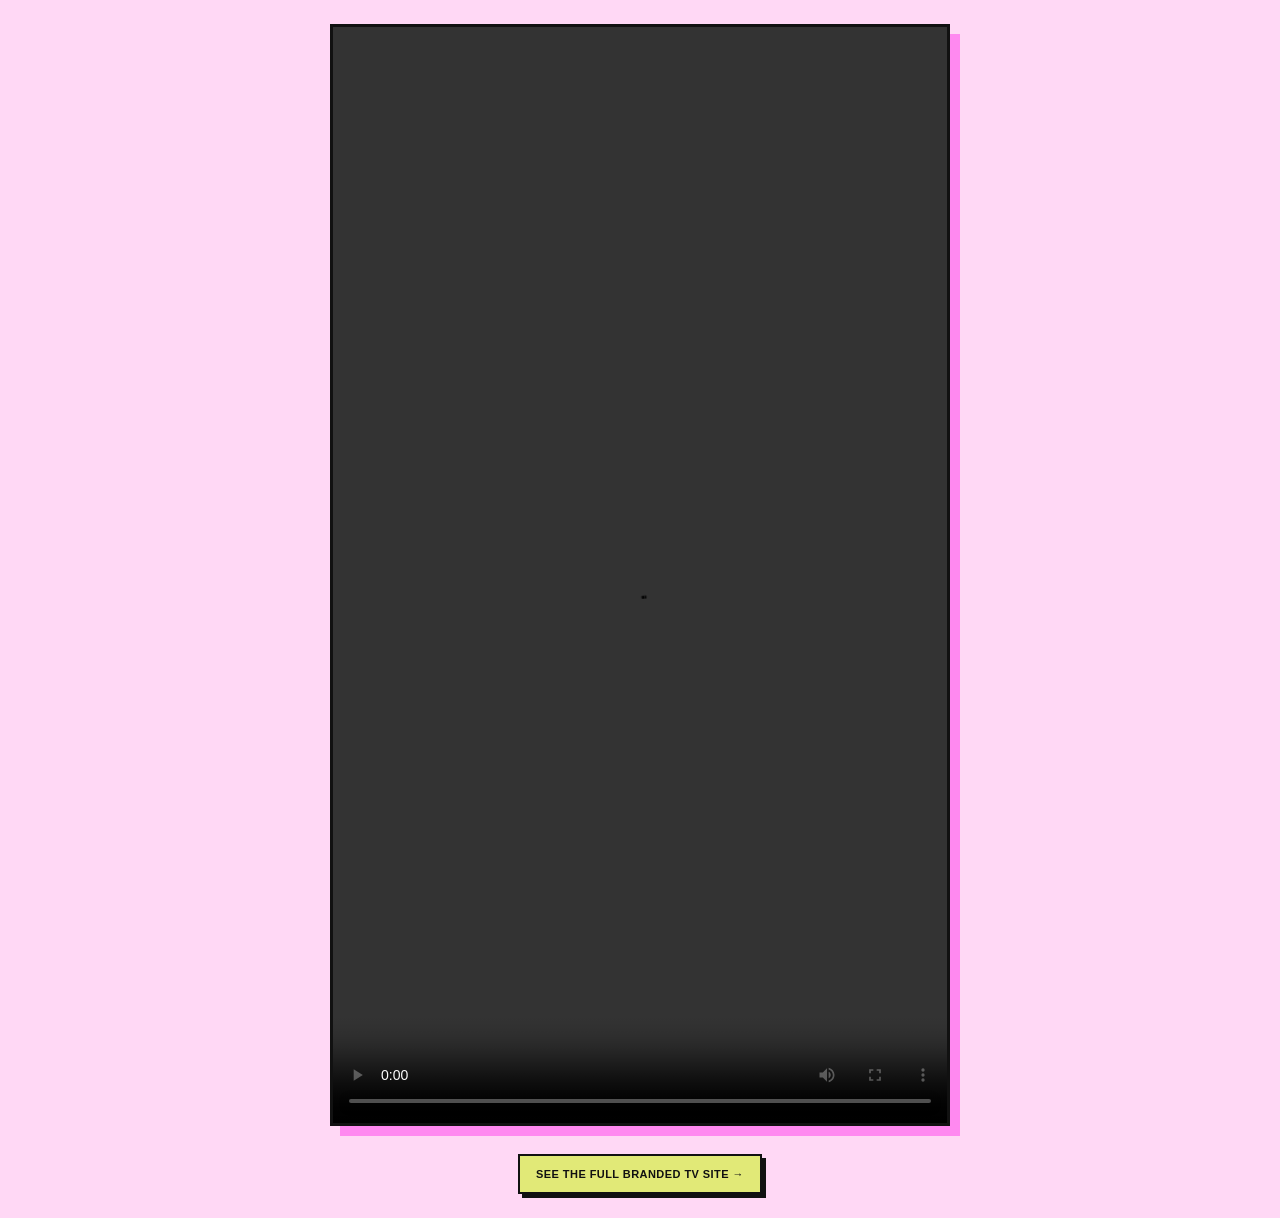
<file: brands/beauty-sizzle/index.html>
<!doctype html>
<html lang="en">
<head>
<meta charset="utf-8">
<meta name="viewport" content="width=device-width, initial-scale=1">
<meta name="description" content="April Korto Quioh — Branded TV sizzle reel.">
<title>Branded TV — April Korto Quioh</title>
<link rel="icon" href="data:image/svg+xml,%3Csvg xmlns='http://www.w3.org/2000/svg' viewBox='0 0 32 32'%3E%3Cpath d='M16 2v28M2 16h28M5 5l22 22M27 5 5 27' stroke='%23F54AA5' stroke-width='3'/%3E%3C/svg%3E">

<style>

  :root {
    --hot-pink: #ff89f0;
    --pale-pink: #ffd8f5;
    --chartreuse: #E1E977;
    --cream: #fdf8f2;
    --black: #111111;
  }

  * {
    box-sizing: border-box;
  }

  html,
  body {
    margin: 0;
    padding: 0;
    width: 100%;
    min-height: 100%;
  }

  body {
    background: var(--pale-pink);
    color: var(--black);
    font-family: Arial, sans-serif;
  }

  .sizzle-page {
    min-height: 100vh;
    min-height: 100dvh;
    display: flex;
    flex-direction: column;
    align-items: center;
    justify-content: center;
    padding: 24px;
    background: var(--pale-pink);
  }

  .sizzle-video {
    width: min(92vw, 620px);
    aspect-ratio: 9 / 16;
    background: var(--black);
    border: 3px solid var(--black);
    box-shadow: 10px 10px 0 var(--hot-pink);
    overflow: hidden;
  }

  .sizzle-video video {
    display: block;
    width: 100%;
    height: 100%;
    object-fit: contain;
    background: var(--black);
  }

  .full-site-link {
    margin-top: 28px;
    padding: 12px 16px;
    border: 2px solid var(--black);
    background: var(--chartreuse);
    color: var(--black);
    font-size: 11px;
    font-weight: 700;
    letter-spacing: .04em;
    text-decoration: none;
    text-transform: uppercase;
    box-shadow: 4px 4px 0 var(--black);
    transition: transform .12s ease, box-shadow .12s ease;
  }

  .full-site-link:hover {
    transform: translate(2px, 2px);
    box-shadow: 2px 2px 0 var(--black);
  }

  @media (max-width: 600px) {

    .sizzle-page {
      padding: 14px;
      justify-content: center;
    }

    .sizzle-video {
      width: min(94vw, 520px);
      height: auto;
      box-shadow: 7px 7px 0 var(--hot-pink);
    }

    .full-site-link {
      margin-top: 20px;
      font-size: 10px;
    }

  }

</style>
</head>
<body>

  <main class="sizzle-page">

    <div class="sizzle-video">

      <video
        controls
        playsinline
        preload="metadata"
      >
        <source src="https://sizzle.aprilkortoquioh.com/sizzle-beauty.mp4" type="video/mp4">
        Your browser does not support the video element.
      </video>

    </div>

    <a
      class="full-site-link"
      href="https://aprilkortoquioh.com/brands"
    >
      SEE THE FULL BRANDED TV SITE →
    </a>

  </main>

</body>
</html>
</file>
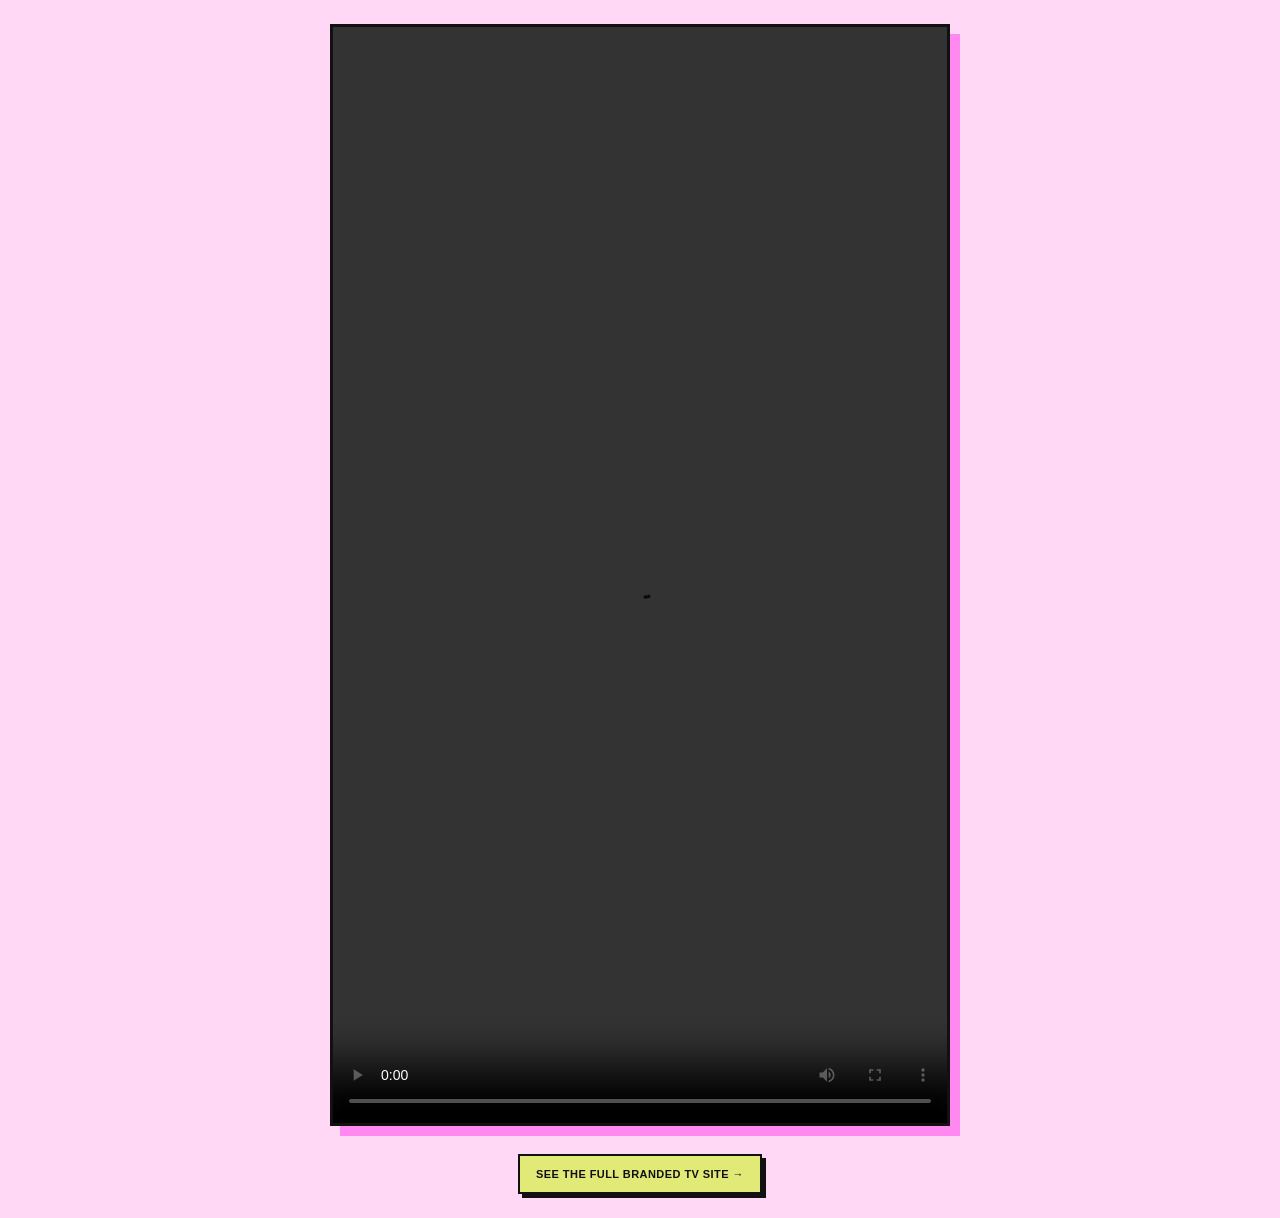
<file: brands/sizzle/index.html>
<!doctype html>
<html lang="en">
<head>
<meta charset="utf-8">
<meta name="viewport" content="width=device-width, initial-scale=1">
<meta name="description" content="April Korto Quioh — Branded TV sizzle reel.">
<title>Branded TV — April Korto Quioh</title>
<link rel="icon" href="data:image/svg+xml,%3Csvg xmlns='http://www.w3.org/2000/svg' viewBox='0 0 32 32'%3E%3Cpath d='M16 2v28M2 16h28M5 5l22 22M27 5 5 27' stroke='%23F54AA5' stroke-width='3'/%3E%3C/svg%3E">

<style>

  :root {
    --hot-pink: #ff89f0;
    --pale-pink: #ffd8f5;
    --chartreuse: #E1E977;
    --cream: #fdf8f2;
    --black: #111111;
  }

  * {
    box-sizing: border-box;
  }

  html,
  body {
    margin: 0;
    padding: 0;
    width: 100%;
    min-height: 100%;
  }

  body {
    background: var(--pale-pink);
    color: var(--black);
    font-family: Arial, sans-serif;
  }

  .sizzle-page {
    min-height: 100vh;
    min-height: 100dvh;
    display: flex;
    flex-direction: column;
    align-items: center;
    justify-content: center;
    padding: 24px;
    background: var(--pale-pink);
  }

  .sizzle-video {
    width: min(92vw, 620px);
    aspect-ratio: 9 / 16;
    background: var(--black);
    border: 3px solid var(--black);
    box-shadow: 10px 10px 0 var(--hot-pink);
    overflow: hidden;
  }

  .sizzle-video video {
    display: block;
    width: 100%;
    height: 100%;
    object-fit: contain;
    background: var(--black);
  }

  .full-site-link {
    margin-top: 28px;
    padding: 12px 16px;
    border: 2px solid var(--black);
    background: var(--chartreuse);
    color: var(--black);
    font-size: 11px;
    font-weight: 700;
    letter-spacing: .04em;
    text-decoration: none;
    text-transform: uppercase;
    box-shadow: 4px 4px 0 var(--black);
    transition: transform .12s ease, box-shadow .12s ease;
  }

  .full-site-link:hover {
    transform: translate(2px, 2px);
    box-shadow: 2px 2px 0 var(--black);
  }

  @media (max-width: 600px) {

    .sizzle-page {
      padding: 14px;
      justify-content: center;
    }

    .sizzle-video {
      width: min(94vw, 520px);
      height: auto;
      box-shadow: 7px 7px 0 var(--hot-pink);
    }

    .full-site-link {
      margin-top: 20px;
      font-size: 10px;
    }

  }

</style>
</head>
<body>

  <main class="sizzle-page">

    <div class="sizzle-video">

      <video
        controls
        playsinline
        preload="metadata"
      >
        <source src="https://sizzle.aprilkortoquioh.com/sizzle-general.mp4" type="video/mp4">
        Your browser does not support the video element.
      </video>

    </div>

    <a
      class="full-site-link"
      href="https://aprilkortoquioh.com/brands"
    >
      SEE THE FULL BRANDED TV SITE →
    </a>

  </main>

</body>
</html>
</file>
<file: brands/styles.css>
:root {
  --page-cream: #FDF8F2;
  --hot-pink: #F54AA5;
  --pale-pink: #FCE3EF;
  --highlight-green: #ECF375;
  --note-chartreuse: #E1E977;
  --ink: #111111;
  --paper: #FFFDF9;
  --paper-warm: #F8F2E9;
  --pink-line: #F6A8C9;
  --muted: #5C5C5C;
  --shadow-soft: 0 15px 35px rgba(17, 17, 17, .10);
  --shadow-paper: 8px 11px 0 rgba(245, 74, 165, .08), 0 18px 35px rgba(17, 17, 17, .10);
  --font-body: "DM Sans", Arial, sans-serif;
  --font-display: "Bebas Neue", Impact, sans-serif;
  --scene: min(100% - 120px, 1240px);
  --z-page: 1;
  --z-paper: 3;
  --z-decor: 5;
  --z-nav: 20;
  --z-tab: 30;
  --z-overlay: 100;
}

* { box-sizing: border-box; }
html {
  max-width: 100%;
  overflow-x: hidden;
  background: #efe7df;
  scroll-behavior: smooth;
}
body {
  margin: 0;
  max-width: 100%;
  overflow-x: hidden;
  color: var(--ink);
  background:
    repeating-linear-gradient(90deg, rgba(245, 74, 165, .025) 0 1px, transparent 1px 17px),
    radial-gradient(circle at 48% 2%, rgba(255,255,255,.85), transparent 32%),
    var(--page-cream);
  font-family: var(--font-body);
  font-size: 16px;
}
a { color: inherit; text-decoration: none; }
button { color: inherit; font: inherit; }
img { display: block; max-width: 100%; }
svg { display: block; }
.sprite { position: absolute; width: 0; height: 0; overflow: hidden; }
:focus-visible { outline: 3px solid var(--hot-pink); outline-offset: 4px; }

.site-shell {
  position: relative;
  width: min(100%, 1440px);
  margin: 0 auto;
  min-height: 100vh;
  background:
    linear-gradient(90deg, rgba(255,255,255,.42), transparent 12%, transparent 88%, rgba(255,255,255,.42)),
    var(--page-cream);
  box-shadow: 0 0 45px rgba(17, 17, 17, .08);
}

.topbar {
  position: sticky;
  top: 0;
  z-index: var(--z-nav);
  height: 82px;
  display: grid;
  grid-template-columns: 270px 1fr 190px;
  align-items: center;
  gap: 20px;
  padding: 0 34px;
  background: rgba(253, 248, 242, .92);
  backdrop-filter: blur(7px);
  text-transform: uppercase;
  font-size: 11px;
  font-weight: 900;
  letter-spacing: 0;
}
.wordmark {
  display: inline-flex;
  align-items: center;
  gap: 16px;
  color: var(--hot-pink);
  text-transform: lowercase;
  font-size: 16px;
}
.topbar nav {
  display: flex;
  justify-content: center;
  gap: clamp(24px, 3vw, 45px);
}
.topbar nav a {
  position: relative;
  padding: 8px 0;
}
.topbar nav a:hover,
.topbar nav a:focus-visible,
.topbar nav a.active { color: var(--hot-pink); }
.back-link {
  justify-self: end;
  padding: 11px 18px;
  color: #f477c0;
  background: rgba(252, 227, 239, .58);
  border: 0;
  border-radius: 999px;
  box-shadow: none;
  font-size: 13px;
  font-weight: 900;
  text-transform: uppercase;
  white-space: nowrap;
  transition: background-color .18s ease, color .18s ease, transform .14s cubic-bezier(.2,.8,.2,1);
}
.back-link:hover,
.back-link:focus-visible {
  color: #fffdf8;
  background: #E85AAD;
  transform: translateY(-1px) rotate(-1deg);
}
.back-link:active {
  color: var(--ink);
  background: #e6eb95;
  transform: translateY(1px) scale(.96) rotate(1deg);
}
.menu-button { display: none; }

.spark,
.rail-burst {
  position: relative;
  width: 38px;
  height: 38px;
  flex: none;
}
.spark::before,
.spark::after,
.rail-burst::before,
.rail-burst::after {
  content: "";
  position: absolute;
  left: 0;
  right: 0;
  top: 50%;
  border-top: 2px solid currentColor;
  transform-origin: center;
}
.spark,
.rail-burst {
  color: var(--hot-pink);
  background:
    linear-gradient(45deg, transparent 48%, currentColor 49%, currentColor 51%, transparent 52%),
    linear-gradient(-45deg, transparent 48%, currentColor 49%, currentColor 51%, transparent 52%);
}
.spark::after,
.rail-burst::after { transform: rotate(90deg); }

.utility-rail {
  position: fixed;
  z-index: calc(var(--z-nav) - 1);
  left: max(18px, calc((100vw - 1440px) / 2 + 18px));
  top: 108px;
  bottom: 42px;
  width: 52px;
  display: flex;
  flex-direction: column;
  align-items: center;
  gap: 27px;
  color: var(--hot-pink);
}
.utility-rail a,
.utility-rail svg { width: 28px; height: 28px; }
.utility-rail svg {
  fill: none;
  stroke: currentColor;
  stroke-width: 1.55;
  stroke-linecap: round;
  stroke-linejoin: round;
}
.utility-rail .rail-home {
  display: grid;
  place-items: center;
}
.utility-rail a[aria-label="Receipts"] svg {
  width: 31px;
  height: 31px;
}
.utility-rail p {
  margin: 18px 0 0;
  writing-mode: vertical-rl;
  transform: rotate(180deg);
  font-size: 10px;
  font-weight: 900;
  text-transform: uppercase;
}
.utility-rail time {
  margin-top: auto;
  font-size: 9px;
  font-weight: 800;
}

.session-tab {
  position: absolute;
  z-index: var(--z-tab);
  right: 24px;
  top: 310px;
  width: 58px;
  height: 252px;
  padding: 24px 8px 15px;
  display: flex;
  flex-direction: column;
  align-items: center;
  justify-content: space-between;
  background:
    repeating-linear-gradient(92deg, rgba(255,255,255,.22) 0 1px, transparent 1px 7px),
    var(--note-chartreuse);
  border: 1.5px solid var(--pink-line);
  box-shadow: 6px 8px 0 rgba(17, 17, 17, .08);
  transform: rotate(.8deg);
}
.session-tab span {
  writing-mode: vertical-rl;
  text-transform: uppercase;
  font-size: 11px;
  font-weight: 900;
  line-height: 1;
}
.session-tab i {
  color: var(--hot-pink);
  font-style: normal;
  font: 900 52px/.7 var(--font-body);
}
.paperclip {
  position: absolute;
  fill: none;
  stroke: currentColor;
  stroke-width: 4;
  stroke-linecap: round;
  stroke-linejoin: round;
}
main {
  position: relative;
  z-index: var(--z-page);
  padding: 0 48px 54px 92px;
}
.scene {
  width: var(--scene);
  margin-inline: auto;
}

.hero {
  position: relative;
  min-height: 590px;
  padding: 74px 0 36px;
}
.hero-copy {
  position: relative;
  z-index: 6;
  width: min(520px, 48vw);
}
.hero h1 {
  margin: 0;
  font: 400 clamp(116px, 11vw, 166px)/.82 var(--font-display);
  text-transform: uppercase;
  white-space: nowrap;
}
.hero h2 {
  margin: 42px 0 0;
  font-size: clamp(25px, 2.3vw, 34px);
  line-height: 1.08;
  text-transform: uppercase;
}
.hero h2 strong {
  color: var(--hot-pink);
}
.hero h2::after {
  content: "";
  display: block;
  width: 150px;
  height: 12px;
  margin-top: 13px;
  background:
    linear-gradient(var(--hot-pink), var(--hot-pink)) 0 3px / 100% 3px no-repeat,
    linear-gradient(var(--hot-pink), var(--hot-pink)) 48px 9px / 114px 3px no-repeat;
  transform: rotate(-3deg);
}
.hero-copy p {
  width: min(425px, 100%);
  margin: 38px 0 0;
  font-size: clamp(20px, 1.8vw, 27px);
  line-height: 1.45;
  font-weight: 700;
  letter-spacing: 0;
}
mark {
  background: var(--highlight-green);
  padding: 0 .18em;
}
.press-play {
  width: max-content;
  margin-top: 36px;
  display: inline-flex;
  align-items: center;
  gap: 20px;
  padding: 17px 22px;
  color: var(--hot-pink);
  background: rgba(252, 227, 239, .58);
  border: 2px solid var(--pink-line);
  box-shadow: 5px 6px 0 rgba(245, 74, 165, .14);
  text-transform: uppercase;
  font-size: 24px;
  font-weight: 900;
}
.press-play i {
  width: 42px;
  height: 42px;
  display: grid;
  place-items: center;
  border-radius: 50%;
  background: var(--hot-pink);
  color: white;
  font-style: normal;
}
.press-play svg { width: 20px; height: 20px; fill: currentColor; }
.portrait-stage {
  position: absolute;
  z-index: 2;
  right: 38px;
  bottom: 10px;
  width: min(680px, 54vw);
}
.portrait-stage img {
  width: 100%;
  filter: drop-shadow(0 18px 18px rgba(17,17,17,.10));
}
.hero-note {
  position: absolute;
  z-index: 7;
  padding: 22px 20px;
  box-shadow: var(--shadow-soft);
  font-weight: 900;
  line-height: 1.25;
  letter-spacing: 0;
}
.hero-note::after {
  content: "";
  position: absolute;
  inset: 0;
  pointer-events: none;
  background: repeating-linear-gradient(105deg, rgba(17,17,17,.035) 0 1px, transparent 1px 7px);
  mix-blend-mode: multiply;
}
.tape {
  position: absolute;
  display: block;
  width: 86px;
  height: 26px;
  background:
    repeating-linear-gradient(90deg, rgba(255,255,255,.18) 0 3px, transparent 3px 8px),
    rgba(245, 74, 165, .72);
  box-shadow: 0 3px 8px rgba(245, 74, 165, .18);
}
.white-note {
  top: 160px;
  left: min(570px, 45vw);
  width: 158px;
  background: #fffef8;
  transform: rotate(-6deg);
}
.white-note .tape {
  top: -15px;
  left: 42px;
  transform: rotate(-4deg);
}
.pink-note {
  top: 322px;
  left: min(602px, 48vw);
  width: 226px;
  background: linear-gradient(145deg, #fff2f8, #f6d5e5);
  transform: rotate(-2.6deg);
  font-size: 22px;
}
.pink-note .tape {
  top: -14px;
  left: 60px;
  transform: rotate(2deg);
}
.pink-note::before,
.pink-note::after {
  content: "";
  position: absolute;
  top: 78px;
  width: 14px;
  height: 22px;
  background: var(--hot-pink);
  border-radius: 14px 14px 0 0;
}
.pink-note::before {
  left: 27px;
  transform: rotate(-45deg);
  transform-origin: 0 100%;
}
.pink-note::after {
  left: 13px;
  transform: rotate(45deg);
  transform-origin: 100% 100%;
}
.chartreuse-note {
  top: 470px;
  left: min(535px, 43vw);
  width: 300px;
  background: var(--note-chartreuse);
  transform: rotate(2deg);
  font-size: 21px;
  clip-path: polygon(2% 2%, 19% 0, 41% 3%, 62% 1%, 82% 3%, 100% 1%, 98% 96%, 78% 98%, 60% 96%, 42% 100%, 23% 97%, 1% 99%);
}

.browser-window {
  position: relative;
  background: var(--paper);
  border: 1.5px solid var(--pink-line);
  box-shadow: var(--shadow-paper);
}
.browser-bar {
  height: 38px;
  display: flex;
  align-items: center;
  gap: 12px;
  padding: 0 14px;
  background: #F6A8C9;
  border-bottom: 1.5px solid var(--pink-line);
  text-transform: uppercase;
  font-size: 12px;
  font-weight: 900;
}
.traffic {
  display: inline-flex;
  gap: 4px;
}
.traffic i {
  width: 9px;
  height: 9px;
  border-radius: 50%;
  background: var(--hot-pink);
}
.traffic i:nth-child(2) { background: #E6EB85; }
.traffic i:nth-child(3) { background: var(--note-chartreuse); }
.window-controls {
  margin-left: auto;
  color: var(--hot-pink);
  letter-spacing: .12em;
}

.receipts-recipe {
  display: grid;
  grid-template-columns: minmax(0, 1fr) 310px;
  gap: 56px;
  align-items: center;
  padding: 48px 0 88px;
}
.receipts-window {
  min-height: 310px;
}
.receipts-window::after {
  content: "";
  position: absolute;
  right: -26px;
  top: 128px;
  width: 110px;
  height: 34px;
  background: rgba(245, 74, 165, .72);
  transform: rotate(-6deg);
}
.receipts-body {
  display: grid;
  grid-template-columns: 58% 42%;
  min-height: 270px;
}
.credit-grid {
  display: grid;
  grid-template-columns: repeat(4, minmax(0, 1fr));
}
.credit-grid article {
  min-width: 0;
  padding: 36px 14px 26px;
  display: flex;
  flex-direction: column;
  justify-content: center;
  text-align: center;
  border-right: 1.5px solid var(--pink-line);
}
.credit-grid article:last-child { border-right: 0; }
.credit-logo {
  width: min(100%, 210px);
  height: 82px;
  margin: 0 0 14px;
  color: var(--hot-pink);
  overflow: visible;
}
.credit-logo text {
  fill: currentColor;
  dominant-baseline: middle;
}
.credit-logo path,
.credit-logo circle {
  fill: none;
  stroke: currentColor;
  stroke-linecap: round;
  stroke-linejoin: round;
}
.credit-logo.survival {
  transform: skew(-8deg) rotate(-1deg);
}
.credit-logo.survival text {
  font: 400 31px/.8 var(--font-display);
  letter-spacing: 1px;
}
.credit-logo.survival path {
  stroke-width: 3.5;
  opacity: .78;
}
.credit-logo.loot text {
  font: 900 73px/.8 var(--font-body);
  letter-spacing: -7px;
}
.credit-logo.loot circle {
  stroke-width: 11;
}
.credit-logo.loot path {
  stroke-width: 5;
}
.credit-logo.brooklyn text {
  font: 400 34px/.82 var(--font-display);
  letter-spacing: 1px;
}
.credit-logo.brooklyn path {
  stroke-width: 3;
  opacity: .72;
}
.credit-logo.other text {
  font: 900 27px/.95 Georgia, serif;
  letter-spacing: -.5px;
}
.credit-logo.other path {
  stroke-width: 2.6;
  opacity: .65;
}
.credit-grid small,
.credit-grid p {
  margin: 0;
  text-transform: uppercase;
  font-weight: 900;
}
.credit-grid small { font-size: 11px; }
.credit-grid p {
  max-width: 135px;
  margin: 11px auto 0;
  font-size: 9px;
  line-height: 1.35;
}
.receipts-body blockquote {
  position: relative;
  margin: 0;
  padding: 50px 38px 28px 45px;
  display: flex;
  flex-direction: column;
  justify-content: center;
  border-left: 1.5px solid var(--pink-line);
  font-size: clamp(18px, 1.55vw, 23px);
  font-weight: 900;
  line-height: 1.38;
}
.receipts-body blockquote em {
  color: var(--hot-pink);
  font-style: normal;
}
.quote-open,
.quote-close {
  position: absolute;
  color: var(--hot-pink);
  font-size: 68px;
  line-height: 1;
  font-weight: 900;
}
.quote-open { left: 20px; top: 25px; }
.quote-close { right: 22px; bottom: 16px; }
.receipts-body cite {
  margin-top: 22px;
  font-size: 13px;
  font-style: normal;
  line-height: 1.35;
}
.receipts-body cite span {
  color: var(--hot-pink);
  font-size: 18px;
  font-weight: 900;
}

.recipe-note {
  position: relative;
  min-height: 385px;
  padding: 62px 30px 34px 48px;
  background:
    repeating-linear-gradient(to bottom, transparent 0 31px, rgba(17,17,17,.09) 31px 32px),
    linear-gradient(145deg, #fffdf7, #ece5d8);
  box-shadow: 12px 16px 25px rgba(17,17,17,.14);
  transform: rotate(2.5deg);
  clip-path: polygon(2% 0, 18% 2%, 35% 0, 54% 2%, 73% 0, 98% 2%, 100% 21%, 98% 42%, 100% 63%, 98% 83%, 100% 98%, 80% 97%, 61% 100%, 40% 98%, 20% 100%, 1% 97%, 2% 78%, 0 58%, 2% 38%, 0 18%);
}
.recipe-clip {
  top: -36px;
  left: 20px;
  width: 54px;
  height: 96px;
  color: var(--hot-pink);
  transform: rotate(6deg);
}
.recipe-note h2 {
  margin: 0 0 22px;
  color: var(--hot-pink);
  text-transform: uppercase;
  font-size: 32px;
  line-height: .9;
}
.recipe-note h2 span {
  font-size: 44px;
}
.recipe-note ul {
  margin: 0;
  padding: 0;
  list-style: none;
}
.recipe-note li {
  position: relative;
  padding: 5px 0 9px 22px;
  font-size: 20px;
  font-weight: 900;
  line-height: 1.05;
}
.recipe-note li::before {
  content: "-";
  position: absolute;
  left: 0;
}

.press-section {
  position: relative;
  padding: 12px 0 94px;
}
.section-kicker {
  display: inline-block;
  margin-left: 40px;
  padding: 8px 13px;
  background: var(--pale-pink);
  transform: rotate(-2deg);
  text-transform: uppercase;
  font-size: 11px;
  font-weight: 900;
}
.press-section h2 {
  margin: 10px 0 34px 34px;
  font: 400 clamp(62px, 7vw, 92px)/.85 var(--font-display);
  text-transform: uppercase;
}
.press-heart {
  right: 44px;
  top: 34px;
}
.press-scraps {
  display: grid;
  grid-template-columns: 1.15fr .9fr .78fr .82fr 1.18fr 1fr;
  gap: 16px;
  align-items: start;
}
.press-scrap {
  position: relative;
  min-height: 214px;
  padding: 44px 20px 24px;
  display: flex;
  flex-direction: column;
  align-items: center;
  justify-content: center;
  gap: 18px;
  background: linear-gradient(145deg, #fffef8, #eee9df);
  filter: drop-shadow(0 8px 6px rgba(17,17,17,.14));
  clip-path: polygon(1% 0, 98% 1%, 100% 17%, 98% 37%, 100% 60%, 98% 79%, 100% 98%, 80% 97%, 61% 100%, 39% 98%, 21% 100%, 1% 97%, 2% 78%, 0 59%, 2% 39%, 0 20%);
}
.press-scrap:nth-child(1) { transform: rotate(-1.7deg); }
.press-scrap:nth-child(2) { transform: rotate(1.4deg); }
.press-scrap:nth-child(3) { transform: rotate(-.7deg); }
.press-scrap:nth-child(4) { transform: rotate(1.9deg); }
.press-scrap:nth-child(5) { transform: rotate(-1.4deg); }
.press-scrap:nth-child(6) { transform: rotate(1deg); }
.press-scrap img {
  width: 100%;
  max-width: 200px;
  max-height: 76px;
  object-fit: contain;
}
.scrap-creative img {
  max-height: 95px;
  mix-blend-mode: multiply;
}
.press-scrap small {
  text-align: center;
  text-transform: uppercase;
  font-size: 11px;
  font-weight: 900;
  line-height: 1.25;
}
.press-scrap .tape {
  top: -10px;
  left: 50%;
  transform: translateX(-50%) rotate(-2deg);
}
.tape-bottom .tape {
  top: auto;
  bottom: -8px;
  transform: translateX(-50%) rotate(3deg);
}
.pin::before {
  content: "";
  position: absolute;
  z-index: 2;
  top: 10px;
  left: 50%;
  width: 16px;
  height: 16px;
  border: 3px solid white;
  border-radius: 50%;
  background: var(--hot-pink);
  box-shadow: 0 2px 6px rgba(17,17,17,.25);
  transform: translateX(-50%);
}
.scrap-clip {
  top: -35px;
  left: 18px;
  width: 42px;
  height: 80px;
  color: var(--hot-pink);
  transform: rotate(-7deg);
}
.scrap-decider strong {
  font: 900 44px/.9 Arial, sans-serif;
  letter-spacing: -3px;
  text-transform: uppercase;
}

.concept-zone {
  padding: 20px 0 108px;
}
.concept-composition {
  display: grid;
  grid-template-columns: minmax(0, 1.02fr) minmax(380px, .72fr);
  gap: 42px;
  align-items: start;
}
.concept-info {
  border-radius: 0;
  transform: rotate(-.7deg);
}
.concept-info::after {
  content: "SERIES WINDOW / KEEP WATCHING";
  position: absolute;
  right: -20px;
  top: 78px;
  padding: 8px 12px;
  background: var(--highlight-green);
  color: var(--hot-pink);
  text-transform: uppercase;
  font-size: 10px;
  font-weight: 900;
  transform: rotate(4deg);
}
.concept-copy {
  padding: 40px 42px 38px;
  background:
    linear-gradient(135deg, transparent 0 72%, rgba(245,74,165,.08) 72% 74%, transparent 74%),
    repeating-linear-gradient(90deg, rgba(245,74,165,.045) 0 1px, transparent 1px 28px),
    repeating-linear-gradient(0deg, rgba(17,17,17,.04) 0 1px, transparent 1px 31px),
    var(--paper);
}
.mono-label {
  margin: 0 0 14px;
  color: var(--hot-pink);
  text-transform: uppercase;
  font-size: 13px;
  font-weight: 900;
}
.concept-copy h2 {
  margin: 0 0 24px;
  width: min-content;
  font: 400 clamp(70px, 7.2vw, 112px)/.72 var(--font-display);
  letter-spacing: 0;
  text-transform: uppercase;
  text-shadow:
    3px 0 0 var(--pale-pink),
    -2px 2px 0 rgba(245, 74, 165, .18);
}
.concept-copy dl {
  margin: 0 0 32px;
  display: grid;
  grid-template-columns: 1fr 1fr;
  gap: 10px 24px;
}
.concept-copy dl div {
  min-width: 0;
}
.concept-copy dt {
  color: var(--hot-pink);
  text-transform: uppercase;
  font-size: 11px;
  font-weight: 900;
}
.concept-copy dd {
  margin: 2px 0 0;
  font-size: 14px;
  font-weight: 800;
  line-height: 1.25;
}
.concept-copy h3 {
  margin: 0 0 12px;
  color: var(--hot-pink);
  text-transform: uppercase;
  font: 400 38px/.9 var(--font-display);
}
.logline {
  max-width: 68ch;
  margin: 0;
  font-size: clamp(16px, 1.15vw, 18px);
  line-height: 1.58;
  font-weight: 700;
}
.concept-poster-window {
  border: 0;
  background: #fff6fb;
  box-shadow: 12px 15px 0 rgba(245, 74, 165, .12), 0 20px 35px rgba(17,17,17,.12);
  transform: rotate(1.8deg) translateY(18px);
  overflow: visible;
}
.concept-poster-window .browser-bar {
  background: var(--hot-pink);
  color: white;
  border-color: var(--hot-pink);
}
.concept-poster-window .traffic i {
  background: white;
}
.poster-frame {
  padding: 24px 24px 28px;
  background: white;
  overflow: visible;
}
.poster-frame img {
  width: 100%;
  max-height: 720px;
  object-fit: contain;
  object-position: center;
}

.proof-row {
  display: grid;
  grid-template-columns: minmax(0, .86fr) minmax(390px, .46fr);
  gap: 42px;
  align-items: start;
  margin-top: 58px;
}
.proof-doc {
  position: relative;
  padding: 32px 36px 28px;
  background:
    repeating-linear-gradient(to bottom, rgba(245,74,165,.055) 0 1px, transparent 1px 34px),
    linear-gradient(145deg, #fffdf8, #f7f0e8);
  border: 1.5px solid var(--pink-line);
  box-shadow: var(--shadow-paper);
  transform: rotate(-.35deg);
}
.proof-doc h2 {
  margin: 0 0 22px;
  padding-bottom: 13px;
  border-bottom: 1.5px dashed var(--hot-pink);
  color: var(--hot-pink);
  text-transform: uppercase;
  font-size: clamp(24px, 2.5vw, 34px);
  line-height: 1;
}
.proof-doc h2 span { font-size: 1.25em; }
.proof-grid {
  display: grid;
  grid-template-columns: repeat(3, 1fr);
  border: 1.5px solid var(--pink-line);
}
.proof-grid article {
  min-width: 0;
  padding: 24px 24px 22px;
  text-align: center;
  border-right: 1.5px solid var(--pink-line);
}
.proof-grid article:last-child { border-right: 0; }
.case-icon {
  width: 86px;
  height: 86px;
  margin: 0 auto 9px;
  fill: none;
  stroke: var(--hot-pink);
  stroke-width: 2.6;
  stroke-linecap: round;
  stroke-linejoin: round;
}
.proof-grid h3 {
  min-height: 42px;
  margin: 0 0 12px;
  text-transform: uppercase;
  font-size: 14px;
  line-height: 1.15;
}
.proof-grid strong {
  display: block;
  color: var(--hot-pink);
  font-size: clamp(34px, 4vw, 48px);
  line-height: 1;
  font-weight: 900;
}
.proof-grid p {
  margin: 5px 0 12px;
  font-size: 13px;
  font-weight: 900;
}
.proof-grid small {
  display: block;
  font-size: 13px;
  line-height: 1.35;
  font-weight: 700;
}
.proof-note {
  margin: 22px 0 0 26px;
  color: var(--hot-pink);
  font-size: 23px;
  font-weight: 900;
  line-height: 1.05;
  transform: rotate(-2.4deg);
}

.teaser-scene {
  padding: 10px 0 86px;
}
.teaser-window {
  width: min(840px, 100%);
  margin: 0 auto;
  transform: rotate(-.25deg);
}
.teaser-inner {
  position: relative;
  display: grid;
  grid-template-columns: 90px 1fr;
  gap: 20px 28px;
  padding: 42px 50px 40px;
  background:
    repeating-linear-gradient(90deg, rgba(245,74,165,.045) 0 1px, transparent 1px 26px),
    linear-gradient(145deg, #fffdf9, #f8f0e8);
}
.teaser-inner::after {
  content: "*";
  position: absolute;
  right: 35px;
  bottom: 26px;
  color: var(--hot-pink);
  font: 900 64px/.7 var(--font-body);
}
.chat-icon {
  width: 82px;
  height: 82px;
  fill: none;
  stroke: var(--hot-pink);
  stroke-width: 2.6;
  stroke-linecap: round;
  stroke-linejoin: round;
}
.teaser-inner h2 {
  margin: 0;
  text-transform: uppercase;
  font-size: 30px;
  line-height: 1;
}
.teaser-book-link {
  color: inherit;
  text-decoration: none;
}
.teaser-book-link:hover {
  color: var(--hot-pink);
}
.teaser-inner strong {
  display: block;
  margin-top: 8px;
  color: var(--hot-pink);
  font-size: 34px;
  font-weight: 900;
}
.teaser-inner ul {
  grid-column: 1 / -1;
  margin: 8px 0 0;
  padding: 0;
  list-style: none;
}
.teaser-inner li {
  position: relative;
  padding: 0 0 14px 36px;
  font-size: 17px;
  font-weight: 800;
  line-height: 1.35;
}
.heart-bullet {
  position: absolute;
  left: 0;
  top: 2px;
  width: 19px;
  height: 19px;
  fill: var(--hot-pink);
}
.hot-button {
  display: inline-flex;
  justify-content: center;
  align-items: center;
  width: max-content;
  padding: 15px 24px;
  background: var(--hot-pink);
  color: white;
  border: 2px solid var(--hot-pink);
  box-shadow: 4px 5px 0 rgba(130, 20, 78, .16);
  text-transform: uppercase;
  font-size: 13px;
  font-weight: 900;
}
.teaser-inner .hot-button {
  grid-column: 2;
  margin-top: 2px;
}

.next-scene {
  padding: 0 0 104px;
}
.next-heading {
  width: min(820px, 92%);
  margin: 0 0 40px 12%;
  padding: 38px 44px 34px;
  background: linear-gradient(145deg, #fffef9, #eee9df);
  box-shadow: 8px 10px 0 rgba(245, 74, 165, .10);
  clip-path: polygon(1% 2%, 19% 0, 40% 3%, 63% 1%, 82% 3%, 99% 1%, 98% 96%, 80% 98%, 62% 96%, 42% 100%, 23% 97%, 1% 99%);
  text-align: left;
  transform: rotate(-.8deg);
}
.next-heading h2 {
  margin: 0;
  color: var(--hot-pink);
  text-transform: uppercase;
  font-size: clamp(42px, 5vw, 66px);
  line-height: .9;
  font-weight: 900;
}
.next-heading p {
  max-width: 650px;
  margin: 17px 0 0;
  font-size: 17px;
  line-height: 1.5;
  font-weight: 800;
}
.next-steps {
  display: grid;
  grid-template-columns: repeat(5, 1fr);
  gap: 22px;
  margin: 0;
  padding: 0;
  list-style: none;
}
.next-steps li {
  position: relative;
  min-width: 0;
}
.next-steps li:nth-child(2n) {
  margin-top: 38px;
}
.next-steps li:not(:last-child)::after {
  content: "";
  position: absolute;
  top: 95px;
  right: -26px;
  width: 42px;
  border-top: 3px dashed var(--hot-pink);
  transform: rotate(2deg);
}
.step-number {
  width: 36px;
  height: 36px;
  display: grid;
  place-items: center;
  border: 2px solid var(--hot-pink);
  border-radius: 50%;
  color: var(--hot-pink);
  font-weight: 900;
}
.step-paper {
  width: 112px;
  height: 112px;
  margin: 14px 0 22px;
  display: grid;
  place-items: center;
  background: var(--pale-pink);
  box-shadow: 5px 7px 12px rgba(17,17,17,.10);
  transform: rotate(-2deg);
}
.next-steps li:nth-child(2n) .step-paper {
  background: var(--note-chartreuse);
  transform: rotate(2deg);
}
.step-paper svg {
  width: 76px;
  height: 76px;
  fill: none;
  stroke: var(--hot-pink);
  stroke-width: 2.8;
  stroke-linecap: round;
  stroke-linejoin: round;
}
.next-steps h3 {
  margin: 0 0 10px;
  text-transform: uppercase;
  font: 400 30px/.9 var(--font-display);
}
.next-steps p {
  margin: 0;
  font-size: 13px;
  font-weight: 800;
  line-height: 1.5;
}

.ending-scene {
  padding: 0 0 86px;
  display: grid;
  justify-items: center;
}
.fade-paper {
  position: relative;
  width: min(740px, 100%);
  min-height: 330px;
  padding: 54px 58px 46px;
  border: 0;
  background:
    repeating-linear-gradient(104deg, rgba(97,75,58,.045) 0 1px, transparent 1px 6px),
    linear-gradient(145deg, #fffef9, #eee9df);
  box-shadow: 12px 17px 22px rgba(17,17,17,.15);
  clip-path: polygon(2% 0, 18% 2%, 38% 0, 58% 2%, 80% 1%, 98% 3%, 100% 96%, 82% 99%, 62% 97%, 43% 100%, 23% 97%, 1% 99%);
  cursor: pointer;
  text-align: left;
  transform: rotate(-2deg) translateX(-5%);
}
.torn-tape {
  top: -18px;
  left: 80px;
  width: 160px;
  height: 48px;
  transform: rotate(1deg);
  clip-path: polygon(2% 8%, 98% 0, 100% 88%, 4% 100%);
}
.fade-title {
  display: block;
  font: 400 clamp(92px, 9vw, 124px)/.78 var(--font-display);
  text-transform: uppercase;
}
.or {
  display: block;
  margin: 26px 0 14px;
  color: var(--hot-pink);
  text-transform: uppercase;
  font-size: 34px;
  font-weight: 900;
  transform: rotate(-3deg);
}
.make-real {
  display: inline-block;
  padding: 15px 25px;
  color: var(--hot-pink);
  border: 3px solid var(--hot-pink);
  border-radius: 50%;
  text-transform: uppercase;
  font-size: 30px;
  font-weight: 900;
  line-height: 1.1;
  transform: rotate(-3deg);
}
.drawn-arrow {
  display: inline-block;
  width: 74px;
  height: 30px;
  margin-left: 16px;
  color: var(--hot-pink);
  vertical-align: middle;
}
.drawn-arrow path {
  fill: none;
  stroke: currentColor;
  stroke-width: 4;
  stroke-linecap: round;
  stroke-linejoin: round;
}
.fade-star {
  position: absolute;
  right: 45px;
  top: 54px;
  color: var(--hot-pink);
  font: 900 58px/.7 var(--font-body);
}
.shutdown-line {
  position: fixed;
  z-index: var(--z-overlay);
  left: 50%;
  top: 50%;
  width: 0;
  height: 4px;
  background: white;
  border-radius: 999px;
  box-shadow: 0 0 22px white, 0 0 44px var(--hot-pink);
  pointer-events: none;
  opacity: 0;
}
body::before {
  content: "";
  position: fixed;
  z-index: calc(var(--z-overlay) - 1);
  inset: 0;
  background: #050505;
  pointer-events: none;
  opacity: 0;
}
body.tv-shutdown .site-shell {
  animation: tv-collapse 1350ms cubic-bezier(.77,0,.18,1) both;
}
body.tv-shutdown .shutdown-line {
  animation: line-collapse 1350ms cubic-bezier(.77,0,.18,1) both;
}
body.tv-shutdown::before {
  animation: dark-pause 1350ms ease both;
}
@keyframes tv-collapse {
  0% { transform: scaleY(1); filter: brightness(1); }
  38% { transform: scaleY(.014); filter: brightness(1.85); }
  58% { transform: scaleY(.014) scaleX(.075); opacity: .98; }
  68% { transform: scaleY(.014) scaleX(.012); opacity: 0; }
  88% { transform: scaleY(.014) scaleX(.012); opacity: 0; }
  100% { transform: scaleY(1) scaleX(1); opacity: 1; filter: brightness(1); }
}
@keyframes line-collapse {
  0% { width: 0; opacity: 0; transform: translateX(-50%); }
  24% { width: 100vw; opacity: 1; transform: translateX(-50%); }
  56% { width: 8px; height: 8px; opacity: 1; transform: translateX(-50%); }
  76% { width: 8px; height: 8px; opacity: 1; transform: translateX(-50%); }
  100% { width: 0; opacity: 0; transform: translateX(-50%); }
}
@keyframes dark-pause {
  0%, 44% { opacity: 0; }
  56%, 82% { opacity: .92; }
  100% { opacity: 0; }
}

.final-cta {
  position: relative;
  min-height: 122px;
  margin-bottom: 28px;
  padding: 28px 36px;
  display: grid;
  grid-template-columns: auto 1fr auto;
  align-items: center;
  gap: 28px;
  background:
    repeating-linear-gradient(96deg, rgba(70,80,25,.035) 0 1px, transparent 1px 6px),
    linear-gradient(90deg, #ecf375, #e4ea81 58%, #e1e977);
  box-shadow: 0 12px 25px rgba(17,17,17,.11);
  clip-path: polygon(0 5%, 8% 1%, 19% 4%, 31% 0, 44% 3%, 57% 1%, 70% 4%, 83% 0, 100% 4%, 99% 95%, 88% 99%, 75% 96%, 62% 100%, 49% 97%, 36% 100%, 22% 96%, 9% 99%, 1% 95%);
}
.cta-star {
  color: var(--hot-pink);
  font: 900 58px/.7 var(--font-body);
}
.final-cta h2 {
  margin: 0;
  text-transform: uppercase;
  font-size: clamp(22px, 2.3vw, 34px);
  line-height: 1.1;
  font-weight: 900;
}
.final-cta em {
  display: inline-block;
  padding: 0 7px;
  border: 3px solid var(--hot-pink);
  border-radius: 50%;
  font-style: normal;
  transform: rotate(-6deg);
}
.heart-doodle {
  position: absolute;
  z-index: var(--z-decor);
  width: 34px;
  height: 34px;
  fill: var(--hot-pink);
  stroke: var(--hot-pink);
  stroke-width: 1.5;
}
.cta-heart {
  right: 22px;
  bottom: -24px;
  transform: rotate(12deg);
}

.mobile-booking {
  display: none;
}

@media (max-width: 1180px) {
  :root { --scene: min(100% - 80px, 1040px); }
  main { padding-inline: 72px 34px; }
  .topbar { grid-template-columns: 230px 1fr 170px; gap: 14px; }
  .topbar nav { gap: 22px; }
  .hero { min-height: 540px; }
  .hero-copy { width: 470px; }
  .portrait-stage { right: 0; width: 570px; }
  .white-note { left: 410px; }
  .pink-note { left: 460px; width: 205px; }
  .chartreuse-note { left: 390px; width: 260px; }
  .receipts-recipe { grid-template-columns: 1fr 280px; gap: 36px; }
  .receipts-body { grid-template-columns: 1fr; }
  .receipts-body blockquote { border-left: 0; border-top: 1.5px solid var(--pink-line); }
  .concept-composition { grid-template-columns: 1fr; }
  .concept-poster-window { width: min(560px, 84%); justify-self: end; }
  .proof-row {
    grid-template-columns: minmax(0, .9fr) minmax(360px, .48fr);
    gap: 34px;
  }
  .next-steps { grid-template-columns: repeat(3, 1fr); row-gap: 46px; }
  .next-steps li::after { display: none; }
}

@media (min-width: 781px) and (max-width: 1040px) {
  :root { --scene: min(100% - 42px, 940px); }
  .topbar {
    height: 72px;
    grid-template-columns: 1fr auto;
    padding: 0 24px;
  }
  .menu-button {
    display: block;
    padding: 9px 13px;
    color: var(--hot-pink);
    background: transparent;
    border: 1.5px solid var(--hot-pink);
    border-radius: 999px;
    font-size: 11px;
    font-weight: 900;
  }
  .topbar nav {
    position: absolute;
    left: 0;
    right: 0;
    top: 72px;
    display: none;
    flex-direction: column;
    align-items: center;
    gap: 18px;
    padding: 24px;
    background: var(--paper);
    border-bottom: 2px solid var(--pink-line);
  }
  .topbar nav.open { display: flex; }
  .back-link,
  .utility-rail,
  .session-tab { display: none; }
  main { padding: 0 24px 54px; }
  .hero {
    min-height: 0;
    display: grid;
    grid-template-columns: minmax(0, .98fr) minmax(300px, .78fr);
    gap: 18px;
    align-items: center;
    padding: 54px 0 46px;
  }
  .hero-copy { width: 100%; }
  .hero h1 { font-size: clamp(92px, 13vw, 128px); }
  .hero-copy p { width: min(100%, 520px); }
  .portrait-stage {
    position: relative;
    right: auto;
    bottom: auto;
    width: 100%;
  }
  .hero-note { display: none; }
  .receipts-recipe {
    grid-template-columns: 1fr;
    gap: 22px;
  }
  .recipe-note {
    width: min(430px, 80%);
    justify-self: end;
    min-height: 0;
  }
  .proof-row {
    grid-template-columns: minmax(0, .9fr) minmax(330px, .45fr);
    gap: 26px;
  }
  .proof-doc { padding: 28px 26px 24px; }
  .proof-grid article { padding-inline: 14px; }
  .case-icon { width: 70px; height: 70px; }
  .next-heading {
    margin-left: 0;
    width: min(760px, 92%);
  }
}

@media (min-width: 781px) and (max-width: 900px) {
  .proof-row { grid-template-columns: 1fr; }
}

@media (max-width: 780px) {
  :root { --scene: 100%; }
  body { padding-bottom: 72px; }
  .site-shell { width: 100%; box-shadow: none; }
  .topbar {
    height: 68px;
    grid-template-columns: 1fr auto;
    padding: 0 18px;
  }
  .wordmark { font-size: 13px; gap: 10px; }
  .wordmark .spark { width: 28px; height: 28px; }
  .menu-button {
    display: block;
    padding: 9px 12px;
    color: var(--hot-pink);
    background: transparent;
    border: 1.5px solid var(--hot-pink);
    border-radius: 999px;
    font-size: 11px;
    font-weight: 900;
  }
  .topbar nav {
    position: absolute;
    left: 0;
    right: 0;
    top: 68px;
    display: none;
    flex-direction: column;
    align-items: center;
    gap: 18px;
    padding: 24px;
    background: var(--paper);
    border-bottom: 2px solid var(--pink-line);
  }
  .topbar nav.open { display: flex; }
  .back-link,
  .utility-rail,
  .session-tab { display: none; }
  main { padding: 0 18px 34px; }
  .scene { width: 100%; }
  .hero {
    min-height: 0;
    padding: 34px 0 42px;
  }
  .hero-copy { width: 100%; }
  .hero h1 {
    font-size: clamp(68px, 19vw, 92px);
    white-space: normal;
  }
  .hero h2 {
    margin-top: 28px;
    font-size: 24px;
  }
  .hero-copy p {
    width: 100%;
    margin-top: 28px;
    font-size: 18px;
    line-height: 1.48;
  }
  .press-play {
    width: 100%;
    justify-content: space-between;
    font-size: 20px;
  }
  .portrait-stage {
    position: relative;
    right: auto;
    bottom: auto;
    width: 100%;
    margin-top: 28px;
  }
  .hero-note,
  .heart-doodle.press-heart { display: none; }
  .receipts-recipe {
    display: block;
    padding: 20px 0 56px;
  }
  .receipts-window { overflow: hidden; }
  .receipts-window::after {
    right: 12px;
    width: 76px;
  }
  .browser-bar { font-size: 10px; }
  .receipts-body { display: block; }
  .credit-grid {
    grid-template-columns: repeat(2, 1fr);
  }
  .credit-grid article {
    min-height: 165px;
    border-bottom: 1.5px solid var(--pink-line);
  }
  .credit-grid article:nth-child(2n) { border-right: 0; }
  .credit-grid article:nth-last-child(-n + 2) { border-bottom: 0; }
  .credit-logo { height: 76px; }
  .receipts-body blockquote {
    border-left: 0;
    border-top: 1.5px solid var(--pink-line);
    padding: 58px 28px 34px;
    font-size: 18px;
  }
  .recipe-note {
    width: 92%;
    min-height: 0;
    margin: 48px auto 0;
    transform: rotate(1deg);
  }
  .press-section { padding-bottom: 58px; }
  .section-kicker { margin-left: 0; }
  .press-section h2 {
    margin-left: 0;
    font-size: 58px;
  }
  .press-scraps {
    grid-template-columns: repeat(2, minmax(0, 1fr));
    gap: 12px;
  }
  .press-scrap {
    min-height: 160px;
    padding-inline: 12px;
  }
  .press-scrap:nth-child(n) { transform: none; }
  .press-scrap img { max-width: 150px; }
  .scrap-decider strong { font-size: 32px; letter-spacing: -2px; }
  .concept-zone { padding-bottom: 62px; }
  .concept-composition,
  .proof-row {
    display: grid;
    grid-template-columns: 1fr;
    gap: 34px;
    margin-top: 0;
  }.concept-info,
.concept-poster-window,
.proof-doc,
.teaser-window { transform: none; }
  .concept-info::after {
    right: 12px;
    top: 58px;
    transform: rotate(2deg);
  }
  .concept-copy { padding: 28px 22px; }
  .concept-copy h2 {
    font-size: clamp(42px, 14vw, 58px);
    letter-spacing: -2px;
  }
  .concept-copy dl { grid-template-columns: 1fr; }
  .logline { font-size: 15px; line-height: 1.55; }
  .poster-frame img { max-height: none; }
  .proof-grid { grid-template-columns: 1fr; }
  .proof-grid article {
    border-right: 0;
    border-bottom: 1.5px solid var(--pink-line);
  }
  .proof-grid article:last-child { border-bottom: 0; }
  .teaser-scene { padding-bottom: 60px; }
  .teaser-inner {
    grid-template-columns: 64px 1fr;
    gap: 16px;
    padding: 30px 22px;
  }
  .chat-icon { width: 62px; height: 62px; }
  .teaser-inner .hot-button { grid-column: 1 / -1; }
  .next-scene { padding-bottom: 66px; }
  .next-heading {
    width: 100%;
    margin-left: 0;
    padding: 32px 22px;
    text-align: center;
  }
  .next-steps {
    grid-template-columns: 1fr;
    gap: 30px;
  }
  .next-steps li:nth-child(2n) { margin-top: 0; }
  .next-steps li {
    display: grid;
    grid-template-columns: 44px 86px 1fr;
    gap: 0 18px;
    align-items: start;
  }
  .step-paper {
    width: 84px;
    height: 84px;
    margin: 0;
  }
  .step-paper svg { width: 58px; height: 58px; }
  .next-steps h3,
  .next-steps p { grid-column: 3; }
  .ending-scene { padding-bottom: 58px; }
  .fade-paper {
    overflow: hidden;
    min-height: 290px;
    padding: 52px 28px 38px;
    transform: none;
  }
  .fade-title { font-size: 78px; }
  .make-real { font-size: 22px; }
  .final-cta {
    grid-template-columns: 1fr;
    gap: 18px;
    padding: 32px 24px;
  }
  .final-cta .hot-button { width: 100%; }
  .mobile-booking {
    position: fixed;
    z-index: 90;
    left: 10px;
    right: 10px;
    bottom: 8px;
    display: flex;
    justify-content: center;
    padding: 16px 18px;
    background: var(--hot-pink);
    color: white;
    box-shadow: 0 8px 30px rgba(17,17,17,.25);
    text-align: center;
    text-transform: uppercase;
    font-size: 12px;
    font-weight: 900;
  }
}

@media (max-width: 430px) {
  .press-scraps { grid-template-columns: 1fr; }
  .credit-grid { grid-template-columns: 1fr; }
  .credit-grid article {
    border-right: 0;
    border-bottom: 1.5px solid var(--pink-line);
  }
  .credit-grid article:nth-last-child(-n + 2) {
    border-bottom: 1.5px solid var(--pink-line);
  }
  .credit-grid article:last-child { border-bottom: 0; }
  .credit-logo { height: 72px; }
  .next-steps li {
    grid-template-columns: 38px 78px 1fr;
    gap: 0 12px;
  }
  .step-paper { width: 76px; height: 76px; }
}

/* V7 notes pass: exact source transplants plus reference-led composition. */
:root {
  --highlight-green: #E1E977;
  --hand: "Syne Mono", monospace;
  --pink: #F54AA5;
  --pink-light: #FCE3EF;
  --pink-border: #F6A8C9;
  --sans: "DM Sans", Arial, sans-serif;
  --tape: rgba(246, 168, 201, .58);
}

/* Version 28 masking tape construction. */
.tape {
  position: absolute;
  z-index: 8;
  width: 96px;
  height: 28px;
  background: var(--tape);
  border-left: 1px dashed rgba(229, 49, 143, .35);
  border-right: 1px dashed rgba(229, 49, 143, .35);
  box-shadow: 0 2px 5px rgba(40, 18, 30, .12);
}

/* Version 33 hero spacing and post-it placement. */
.hero {
  height: 500px;
  min-height: 500px;
}
.hero-copy {
  left: 20px;
  top: 52px;
  width: 475px;
}
.hero-title-row {
  display: flex;
  align-items: flex-start;
  gap: 12px;
}
.hero-title-row .spark {
  margin: 10px 0 0 8px;
}
.hero h1 {
  font-size: 132px;
  letter-spacing: 0;
}
.hero h2 {
  font-size: 22px;
}
.hero-copy > p {
  width: 300px;
  font-size: 17px;
}
.portrait-wrap {
  position: absolute;
  z-index: 1;
  top: 8px;
  right: 90px;
  width: 590px;
  height: 492px;
  overflow: hidden;
}
.portrait-wrap img {
  width: 100%;
  height: 100%;
  object-fit: contain;
  object-position: center bottom;
}
.note {
  position: absolute;
  z-index: 4;
  padding: 21px 11px 12px;
  font: 400 15px/1.25 var(--hand);
  text-align: center;
  box-shadow: 0 10px 20px rgba(0, 0, 0, .08);
}
.wrinkled {
  clip-path: polygon(1% 2%, 20% 0, 39% 2%, 58% 0, 79% 2%, 99% 1%, 98% 23%, 100% 44%, 98% 64%, 100% 85%, 98% 99%, 76% 98%, 55% 100%, 35% 98%, 17% 100%, 1% 97%, 2% 77%, 0 59%, 2% 37%, 0 18%);
}
.quote-note {
  left: 455px;
  top: 96px;
  width: 145px;
  min-height: 108px;
  background: linear-gradient(145deg, #fffef8, #ece6dd);
  transform: rotate(-7deg);
  font-size: 14px;
}
.quote-note .tape {
  top: -12px;
  left: 38px;
  width: 72px;
  transform: rotate(6deg);
}
.pink-note {
  left: 410px;
  top: 205px;
  width: 175px;
  min-height: 170px;
  padding: 35px 20px 20px;
  background: linear-gradient(145deg, #fff4f8, #f8d9e8);
  transform: rotate(-3deg);
  font-size: 19px;
}
.pink-note .tape {
  top: -12px;
  left: 43px;
  width: 87px;
  height: 26px;
  transform: rotate(6deg);
}
.pink-note .drawn-heart {
  display: block;
  margin-top: 8px;
  color: var(--hot-pink);
  font: 400 36px/.7 var(--hand);
  transform: rotate(-12deg);
}
.pink-note::before,
.pink-note::after {
  display: none;
}
.yellow-note {
  left: 355px;
  top: 360px;
  width: 190px;
  min-height: 135px;
  padding: 22px 18px;
  background: linear-gradient(145deg, #ecf375, #e6eb85);
  transform: rotate(5deg);
  font-size: 16px;
  text-align: left;
}

/* Version 37 receipts markup and styling, opened up to match the clipping. */
.receipts-recipe {
  grid-template-columns: minmax(0, 1fr) 330px;
  gap: 64px;
  padding: 48px 0 108px;
  overflow: visible;
}
.receipts-card {
  position: relative;
  width: 100%;
  min-height: 300px;
  align-self: center;
  overflow: visible;
  border: 1.5px solid var(--pink-border);
  border-radius: 0;
  background: #fffaf5;
  box-shadow: 0 10px 30px rgba(0, 0, 0, .08);
}
.receipts-card::after {
  content: "";
  position: absolute;
  right: -22px;
  top: 92px;
  width: 96px;
  height: 34px;
  background: rgba(245, 74, 165, .62);
  transform: rotate(-6deg);
  clip-path: polygon(2% 4%, 97% 0, 100% 90%, 4% 100%);
}
.receipts-card .browser-bar {
  height: 38px;
  padding: 0 14px;
  background: #F6A8C9;
  border-bottom: 1.5px solid var(--pink-border);
  color: var(--ink);
  font-size: 10px;
}
.dots {
  color: #e4ea81;
  letter-spacing: 0;
}
.dots::first-letter {
  color: var(--hot-pink);
}
.window-icons {
  margin-left: auto;
  color: var(--hot-pink);
  font-size: 13px;
}
.receipts-body {
  grid-template-columns: 58% 42%;
  min-height: 260px;
}
.credits-grid {
  display: grid;
  grid-template-columns: repeat(3, minmax(0, 1fr));
  min-height: 260px;
  padding: 24px 8px 14px;
}
.credits-grid > div {
  display: flex;
  min-width: 0;
  padding: 14px 16px;
  flex-direction: column;
  justify-content: center;
  text-align: center;
  border-right: 1px solid var(--pink-border);
}
.credits-grid > div:last-child {
  border-right: 0;
}
.credit-logo {
  display: grid;
  width: auto;
  height: auto;
  min-height: 78px;
  margin: 0 0 10px;
  place-content: center;
  color: var(--pink);
  overflow: visible;
  text-transform: uppercase;
}
.credit-logo.survival {
  font: 400 30px/.74 var(--font-display);
  letter-spacing: 0;
  transform: skew(-3deg);
}
.credit-logo.loot {
  font: 700 38px/.8 var(--sans);
  letter-spacing: 0;
  text-decoration: underline;
  text-decoration-thickness: 2px;
  text-underline-offset: 4px;
}
.credit-logo.brooklyn {
  font: 400 32px/.73 var(--font-display);
  letter-spacing: 0;
  text-shadow: 2px 0 #ffe2ef;
}
.credits-grid small,
.credits-grid p {
  margin: 0;
  text-transform: uppercase;
  font-weight: 700;
}
.credits-grid small {
  font-size: 9px;
  line-height: 1.1;
}
.credits-grid p {
  margin-top: 9px;
  font-size: 8px;
  line-height: 1.35;
}
.receipts-body > blockquote {
  position: relative;
  min-height: 260px;
  margin: 0;
  padding: 50px 42px 28px 54px;
  display: flex;
  flex-direction: column;
  justify-content: center;
  border-left: 1px solid var(--pink-border);
  font: 400 16px/1.6 var(--hand);
}
.receipts-body > blockquote::before,
.receipts-body > blockquote::after {
  position: absolute;
  color: var(--pink);
  font: 700 58px/1 var(--sans);
}
.receipts-body > blockquote::before {
  content: "“";
  left: 22px;
  top: 22px;
}
.receipts-body > blockquote::after {
  content: "”";
  right: 20px;
  bottom: 7px;
}
.receipts-body cite {
  display: block;
  margin-top: 17px;
  color: var(--ink);
  font: 700 10px/1.4 var(--sans);
  text-align: left;
}
.receipts-body cite em,
.quote-pink {
  color: var(--pink);
  font-style: normal;
}

.recipe-note {
  min-height: 470px;
  padding: 66px 30px 34px 54px;
  overflow: visible;
  background:
    repeating-linear-gradient(to bottom, transparent 0 35px, rgba(17, 17, 17, .11) 35px 36px),
    linear-gradient(145deg, #fffdf7, #f2ece3);
  clip-path: none;
  border: 1px solid rgba(97, 75, 58, .12);
  transform: rotate(1.8deg);
}
.recipe-clip {
  top: -44px;
  left: -12px;
  width: 72px;
  height: 136px;
  overflow: visible;
  color: var(--hot-pink);
  fill: none;
  stroke: currentColor;
  stroke-width: 5;
  transform: rotate(5deg);
}
.recipe-note h2 {
  margin-bottom: 20px;
  font-size: 30px;
}
.recipe-note ul {
  display: grid;
  gap: 4px;
}
.recipe-note li {
  padding: 4px 0 9px 34px;
  font: 400 18px/1.12 var(--hand);
}
.recipe-note li::before {
  content: "♥";
  top: 2px;
  color: var(--hot-pink);
  font: 700 18px/1 var(--sans);
}

.press-section {
  margin-inline: -34px;
  padding: 54px 34px 106px;
  background: rgba(252, 227, 239, .56);
}
.press-scraps {
  overflow: visible;
}
.press-scrap {
  overflow: visible;
  clip-path: none;
  border: 1px solid rgba(97, 75, 58, .10);
}
.scrap-clip {
  top: -52px;
  left: 16px;
  width: 58px;
  height: 112px;
  overflow: visible;
  fill: none;
  stroke: currentColor;
  stroke-width: 5;
}
.pin::before {
  top: 7px;
  width: 24px;
  height: 24px;
  border: 2px solid rgba(255, 255, 255, .9);
  background: radial-gradient(circle at 35% 30%, #ffd8ea 0 12%, var(--hot-pink) 38% 70%, #af1f68 100%);
  box-shadow: 0 4px 7px rgba(17, 17, 17, .32);
}
.pin::after {
  content: "";
  position: absolute;
  z-index: 1;
  top: 27px;
  left: 50%;
  width: 2px;
  height: 24px;
  background: #777;
  box-shadow: 1px 0 0 white;
  transform: translateX(-50%) rotate(3deg);
  transform-origin: top;
}

.concept-composition {
  display: block;
}
.concept-board {
  width: 100%;
  transform: rotate(-.35deg);
}
.concept-board::after {
  display: none;
}
.concept-board-inner {
  display: grid;
  grid-template-columns: minmax(320px, .78fr) minmax(0, 1.22fr);
  gap: 34px;
  padding: 38px;
  background:
    repeating-linear-gradient(96deg, rgba(97, 75, 58, .035) 0 1px, transparent 1px 6px),
    var(--paper);
}
.concept-poster-collage {
  position: relative;
  min-width: 0;
  margin: 16px 0 8px;
  padding: 12px;
  background: #fffdf8;
  box-shadow: 8px 12px 18px rgba(17, 17, 17, .16);
  transform: rotate(-1.8deg);
}
.concept-poster-collage img {
  width: 100%;
  max-height: 690px;
  object-fit: contain;
}
.concept-tape {
  top: -16px;
  left: 12%;
  transform: rotate(-7deg);
}
.sample-label {
  position: absolute;
  z-index: 9;
  top: -19px;
  left: 31%;
  padding: 9px 20px;
  background: rgba(252, 227, 239, .92);
  font: 400 13px/1 var(--hand);
  text-transform: uppercase;
  transform: rotate(-3deg);
}
.concept-copy.lined-paper {
  position: relative;
  align-self: center;
  padding: 38px 46px 42px;
  background:
    repeating-linear-gradient(to bottom, transparent 0 31px, rgba(17, 17, 17, .10) 31px 32px),
    #fffdf8;
  box-shadow: 8px 10px 16px rgba(17, 17, 17, .10);
  clip-path: polygon(1% 1%, 18% 0, 38% 2%, 58% 0, 79% 2%, 100% 1%, 99% 97%, 81% 99%, 61% 97%, 42% 100%, 20% 98%, 1% 100%);
  transform: rotate(.8deg);
}
.sample-pill {
  display: inline-block;
  margin: 0 0 22px;
  padding: 8px 14px;
  color: var(--hot-pink);
  border: 2px solid var(--pink-line);
  border-radius: 8px;
  text-transform: uppercase;
  font-size: 12px;
  font-weight: 900;
}
.concept-copy h2 {
  width: auto;
  margin-bottom: 18px;
  font-size: clamp(66px, 7vw, 100px);
  line-height: .78;
  text-shadow: none;
}
.series-type {
  margin: 0 0 20px;
  text-transform: uppercase;
  font: 400 15px/1.4 var(--hand);
}
.concept-copy dl {
  grid-template-columns: 1fr;
  margin-bottom: 24px;
}
.concept-copy dl div {
  display: grid;
  grid-template-columns: 95px 1fr;
}
.concept-copy h3 {
  margin: 12px 0 8px;
  font: 900 17px/1 var(--sans);
}
.logline,
.format-copy {
  margin: 0;
  font: 400 16px/1.65 var(--hand);
}
.concept-heart {
  right: 22px;
  bottom: 22px;
  width: 48px;
  height: 48px;
}

.proof-doc {
  padding: 34px 38px 36px;
  overflow: visible;
  background:
    repeating-linear-gradient(to bottom, rgba(245, 74, 165, .05) 0 1px, transparent 1px 34px),
    linear-gradient(145deg, #fffdf8, #f7f0e8);
  box-shadow: 10px 14px 22px rgba(17, 17, 17, .14);
}
.proof-doc::before {
  content: "";
  position: absolute;
  top: -13px;
  right: 12%;
  width: 110px;
  height: 29px;
  background: rgba(246, 168, 201, .62);
  border-inline: 1px dashed rgba(229, 49, 143, .35);
  transform: rotate(2deg);
}
.proof-grid article {
  background: rgba(255, 253, 249, .72);
}
.proof-note {
  position: relative;
  margin-left: 80px;
  font-family: var(--hand);
  font-size: 24px;
}
.proof-note::before {
  content: "↙";
  position: absolute;
  left: -62px;
  top: -18px;
  font-size: 54px;
}

.teaser-scene {
  display: grid;
  grid-template-columns: 230px minmax(0, 1fr);
  gap: 38px;
  align-items: center;
  padding: 20px 0 76px;
}
.how-start-paper {
  padding: 42px 28px 34px;
  background: #fffdf8;
  box-shadow: 8px 10px 16px rgba(17, 17, 17, .12);
  clip-path: polygon(1% 2%, 20% 0, 42% 2%, 62% 0, 82% 2%, 100% 1%, 98% 98%, 80% 96%, 58% 100%, 38% 97%, 18% 100%, 1% 98%);
  transform: rotate(-1.5deg);
}
.how-start-paper h2 {
  margin: 0;
  font: 400 64px/.82 var(--font-display);
  text-transform: uppercase;
}
.how-start-paper .scribble-line {
  display: block;
  width: 120px;
  margin-top: 18px;
  border-top: 4px solid var(--hot-pink);
  transform: rotate(-5deg);
}
.teaser-window {
  width: 100%;
}
.teaser-inner {
  padding: 40px 54px 42px;
  background:
    repeating-linear-gradient(to bottom, transparent 0 34px, rgba(17, 17, 17, .08) 34px 35px),
    #fffdf8;
}
.teaser-inner li {
  font-family: var(--hand);
  font-size: 19px;
}
.chat-icon {
  filter: drop-shadow(3px 4px 0 rgba(245, 74, 165, .12));
}
.teaser-left {
  display: flex;
  flex-direction: column;
  align-items: flex-start;
  gap: 20px;
}
.teaser-blurb {
  margin: 0;
  max-width: 220px;
  font: 500 13.5px/1.6 "IBM Plex Mono", monospace;
  color: var(--ink);
}
.teaser-blurb span {
  color: var(--hot-pink);
  text-transform: uppercase;
}
.teaser-hearts {
  display: inline-flex;
  gap: 10px;
  margin-left: 4px;
}
.teaser-hearts svg {
  width: 30px;
  height: 28px;
  fill: #ffd8f5;
  stroke: #e85aad;
  stroke-width: 2;
}
.teaser-hearts svg:last-child {
  width: 24px;
  height: 22px;
  transform: rotate(8deg);
}
.teaser-tape {
  display: inline-block;
  max-width: 210px;
  padding: 9px 14px;
  background: var(--note-chartreuse);
  color: var(--ink);
  font: 900 11px/1.35 var(--font-body);
  letter-spacing: .05em;
  text-transform: uppercase;
  transform: rotate(-2.5deg);
  box-shadow: 3px 4px 0 rgba(17, 17, 17, .1);
}
.teaser-tape img {
  width: 15px;
  height: 15px;
  vertical-align: -3px;
  margin-left: 4px;
}

.next-scene {
  padding-bottom: 92px;
}
.next-heading {
  width: min(760px, 78%);
  margin: 0 0 34px 12%;
  padding: 26px 38px 24px;
}
.next-fade-row {
  display: grid;
  grid-template-columns: minmax(250px, 330px) minmax(0, 1fr);
  gap: 34px;
  align-items: center;
}
.next-fade-row .fade-paper {
  width: 100%;
  min-height: 238px;
  padding: 42px 38px 34px;
  transform: rotate(-1.7deg);
}
.next-fade-row .fade-title {
  font-size: clamp(70px, 7vw, 94px);
}
.next-fade-row .or {
  margin: 19px 0 10px;
  font-size: 24px;
}
.next-fade-row .next-steps {
  grid-template-columns: repeat(5, minmax(0, 1fr));
  gap: 13px;
}
.next-fade-row .next-steps li:nth-child(2n) {
  margin-top: 0;
}
.next-fade-row .next-steps li:not(:last-child)::after {
  top: 66px;
  right: -17px;
  width: 30px;
}
.next-fade-row .step-number {
  width: 28px;
  height: 28px;
  font-size: 11px;
}
.next-fade-row .step-paper {
  width: 76px;
  height: 76px;
  margin: 9px 0 14px;
}
.next-fade-row .step-paper svg {
  width: 54px;
  height: 54px;
}
.next-fade-row .next-steps h3 {
  font-size: 22px;
}
.next-fade-row .next-steps p {
  font-size: 11px;
  line-height: 1.35;
}

.final-cta {
  grid-template-columns: auto minmax(0, 1fr) auto;
}
.cta-actions {
  display: grid;
  justify-items: end;
  gap: 8px;
}
.cta-actions > a:not(.hot-button) {
  display: inline-flex;
  padding: 5px 9px;
  background: rgba(255, 253, 249, .72);
  border: 1px solid rgba(245, 74, 165, .34);
  color: var(--hot-pink);
  font-size: 11px;
  font-weight: 900;
  text-decoration: underline;
  text-underline-offset: 3px;
}
.mobile-booking {
  display: none !important;
}

@media (min-width: 781px) and (max-width: 1040px) {
  .hero-copy {
    left: 0;
    width: 430px;
  }
  .hero h1 {
    font-size: 116px;
  }
  .portrait-wrap {
    right: 0;
    width: 520px;
  }
  .quote-note {
    left: 390px;
  }
  .pink-note {
    left: 365px;
  }
  .yellow-note {
    left: 320px;
  }
  .receipts-recipe {
    grid-template-columns: minmax(0, 1fr) 280px;
    gap: 34px;
  }
  .receipts-body {
    grid-template-columns: 1fr;
  }
  .receipts-body > blockquote {
    min-height: 190px;
    border-left: 0;
    border-top: 1px solid var(--pink-border);
  }
  .concept-board-inner {
    grid-template-columns: minmax(260px, .72fr) minmax(0, 1.28fr);
  }
  .next-fade-row {
    grid-template-columns: 260px minmax(0, 1fr);
  }
}

@media (max-width: 780px) {
  .hero {
    height: auto;
    min-height: 0;
    padding-bottom: 24px;
  }
  .hero-copy {
    position: relative;
    left: auto;
    top: auto;
    width: 100%;
  }
  .hero h1 {
    font-size: clamp(82px, 24vw, 116px);
  }
  .hero-copy > p {
    width: min(100%, 520px);
  }
  .portrait-wrap {
    position: relative;
    top: auto;
    right: auto;
    width: 100%;
    height: min(560px, 128vw);
    margin-top: -20px;
  }
  .hero .note {
    display: none;
  }
  .receipts-recipe {
    grid-template-columns: 1fr;
    gap: 58px;
  }
  .receipts-body {
    grid-template-columns: 1fr;
  }
  .receipts-body > blockquote {
    min-height: 210px;
    border-left: 0;
    border-top: 1px solid var(--pink-border);
  }
  .recipe-note {
    width: min(92%, 460px);
    justify-self: center;
  }
  .press-section {
    margin-inline: -18px;
    padding-inline: 18px;
  }
  .concept-board-inner {
    grid-template-columns: 1fr;
    padding: 24px;
  }
  .concept-copy.lined-paper {
    padding: 32px 24px 38px;
  }
  .concept-copy h2 {
    font-size: clamp(64px, 21vw, 92px);
  }
  .teaser-scene {
    grid-template-columns: 1fr;
  }
  .how-start-paper {
    width: min(310px, 84%);
  }
  .next-heading {
    width: 100%;
    margin-left: 0;
  }
  .next-fade-row {
    grid-template-columns: 1fr;
  }
  .next-fade-row .fade-paper {
    width: min(440px, 100%);
  }
  .next-fade-row .next-steps {
    grid-template-columns: 1fr;
  }
  .next-fade-row .next-steps li {
    display: grid;
    grid-template-columns: 34px 82px minmax(0, 1fr);
    gap: 8px 14px;
    align-items: center;
  }
  .next-fade-row .next-steps li::after {
    display: none;
  }
  .next-fade-row .step-paper {
    margin: 0;
  }
  .next-fade-row .next-steps h3,
  .next-fade-row .next-steps p {
    grid-column: 3;
  }
  .final-cta {
    grid-template-columns: auto minmax(0, 1fr);
  }
  .cta-actions {
    grid-column: 1 / -1;
    width: 100%;
    justify-items: stretch;
  }
  .cta-actions > a {
    text-align: center;
  }
}

@media (max-width: 520px) {
  .credits-grid {
    grid-template-columns: 1fr;
  }
  .credits-grid > div {
    border-right: 0;
    border-bottom: 1px solid var(--pink-border);
  }
  .credits-grid > div:last-child {
    border-bottom: 0;
  }
  .receipts-card::after {
    right: -8px;
  }
  .recipe-note li {
    font-size: 16px;
  }
}

@media (prefers-reduced-motion: reduce) {
  html { scroll-behavior: auto; }
  *, *::before, *::after {
    animation-duration: .001ms !important;
    animation-iteration-count: 1 !important;
    transition-duration: .001ms !important;
  }
  body.tv-shutdown .site-shell,
  body.tv-shutdown .shutdown-line { animation: none !important; }
}

/* Version 41 notes pass. */
.approved-asterisk {
  display: block;
  flex: none;
  object-fit: contain;
}
.wordmark-asterisk { width: 31px; height: 31px; }
.rail-asterisk { width: 31px; height: 31px; }
.tab-asterisk { width: 22px; height: 22px; }
.hero-title-row { position: relative; }
.hero-asterisk {
  position: absolute;
  top: -28px;
  right: 36px;
  width: 44px;
  height: 44px;
  margin: 0;
}
.heading-asterisk {
  display: inline-block;
  width: .9em;
  height: .9em;
  margin-left: 7px;
  vertical-align: -.06em;
}
.teaser-inner::after {
  content: "";
  width: 58px;
  height: 58px;
  background: url("../OFFICIAL%20ASSETS/icons/asterisk.png") center / contain no-repeat;
  font: initial;
}
a,
a:hover,
a:focus,
a:active { text-decoration: none; }

/* Version 35 hero geometry, adapted to Syne Mono's wider note measurements. */
.hero {
  height: 650px;
  min-height: 650px;
  margin-bottom: 58px;
}
.hero-copy {
  left: 28px;
  top: 65px;
  width: 575px;
}
.hero h1 {
  font-size: 132px;
  letter-spacing: 0;
}
.hero h2 {
  margin-top: 34px;
  font-size: 25px;
}
.portrait-wrap {
  top: 15px;
  right: 50px;
  width: 630px;
  height: 590px;
}
.quote-note { left: 560px; top: 110px; }
.pink-note { left: 575px; top: 300px; }
.yellow-note { left: 555px; top: 495px; }
.hero .note { font-size: 15px; }

/* Exact Version 33 double-scribble construction. */
.hero h2::after { display: none; }
.hero-copy > .scribble-line {
  position: relative;
  display: block;
  width: 102px;
  margin: 12px 0 26px;
  border-top: 2px solid var(--hot-pink);
  transform: rotate(-5deg);
}
.hero-copy > .scribble-line::after {
  content: "";
  position: absolute;
  left: 38px;
  top: 3px;
  width: 66px;
  border-top: 2px solid var(--hot-pink);
  transform: rotate(-4deg);
}
.hero-copy > p {
  width: 370px;
  margin-top: 0;
  font-size: 18px;
  line-height: 1.58;
}

.session-tab { padding-top: 24px; }
.recipe-clip {
  top: -30px;
  left: 18px;
  width: 34px;
  height: 60px;
  overflow: visible;
}
.scrap-clip {
  top: -28px;
  left: 18px;
  width: 40px;
  height: 78px;
  overflow: visible;
}
.press-section { padding-top: 68px; }

/* Wider, shorter receipts composition with a ten-percent type lift. */
.receipts-recipe {
  grid-template-columns: minmax(0, 1fr) 390px;
  gap: 42px;
  padding: 40px 0 78px;
}
.receipts-card { min-height: 330px; }
.receipts-card::after {
  top: -17px;
  right: 30px;
  width: 82px;
  height: 28px;
}
.receipts-body,
.credits-grid,
.receipts-body > blockquote { min-height: 286px; }
.credit-logo.survival { font-size: 33px; }
.credit-logo.loot {
  font-size: 42px;
  text-decoration: none;
}
.credit-logo.brooklyn { font-size: 35px; }
.credits-grid small { font-size: 10px; }
.credits-grid p { font-size: 9px; }
.receipts-body > blockquote { font-size: 17px; }
.recipe-note {
  min-height: 390px;
  padding: 58px 34px 30px 58px;
  background-position: 0 13px, 0 0;
}
.recipe-note h2 {
  display: flex;
  align-items: center;
  gap: 8px;
}
.recipe-note li { font-size: 18px; }

.scrap-creative img {
  width: 92%;
  max-height: 115px;
  margin-inline: auto;
  object-fit: contain;
}

/* One blush tape label, no white poster mount and no duplicate concept header. */
.concept-poster-collage {
  padding: 0;
  background: transparent;
  box-shadow: none;
}
.concept-poster-collage img {
  box-shadow: 8px 12px 18px rgba(17, 17, 17, .16);
}
.sample-label {
  top: -18px;
  left: 12%;
  min-width: 160px;
  padding: 9px 20px;
  background: #FCE5EF;
  box-shadow: 0 2px 5px rgba(40, 18, 30, .10);
  clip-path: polygon(2% 6%, 98% 0, 100% 91%, 3% 100%);
  text-align: center;
}
.sample-pill { display: none; }
.logline { font-size: 15px; line-height: 1.52; }

.proof-source {
  display: block;
  min-width: 0;
  color: inherit;
  border-right: 1.5px solid var(--pink-line);
  text-decoration: none;
}
.proof-source:last-child { border-right: 0; }
.proof-source article {
  height: 100%;
  border: 0;
  transition: background-color .15s ease, transform .15s ease;
}
.proof-source:hover article,
.proof-source:focus-visible article {
  background: rgba(252, 227, 239, .78);
  transform: translateY(-3px);
}
.proof-source:focus-visible { outline: 3px solid var(--hot-pink); outline-offset: 3px; }
.proof-note::before { content: "↖"; }

/* Cohesive closing board based on the supplied final-section reference. */
.closing-board {
  width: 100%;
  margin: 30px auto -26px;
  padding: 50px 34px 40px;
  border: 1px solid rgba(246, 168, 201, .45);
  background:
    repeating-linear-gradient(96deg, rgba(97, 75, 58, .025) 0 1px, transparent 1px 7px),
    #fffaf5;
  box-shadow: 0 18px 38px rgba(17, 17, 17, .08);
}
.closing-board .scene { width: 100%; }
.closing-board a { text-decoration: none; }
.closing-board .teaser-scene {
  grid-template-columns: 250px minmax(0, 1fr);
  gap: 42px;
  padding: 10px 0 72px;
}
.closing-board .how-start-paper {
  padding: 48px 30px 40px;
  background: var(--note-chartreuse);
  box-shadow: 10px 12px 18px rgba(17, 17, 17, .13);
  transform: rotate(-3deg);
}
.closing-board .how-start-paper h2 { font-size: 74px; }
.closing-board .teaser-window { box-shadow: 10px 13px 20px rgba(17, 17, 17, .10); }
.closing-board .next-scene { padding-bottom: 64px; }
.closing-board .next-heading {
  width: 100%;
  margin: 0 0 34px;
  padding: 0 0 18px;
  background: transparent;
  box-shadow: none;
  clip-path: none;
  text-align: center;
  transform: none;
}
.closing-board .next-heading h2 {
  color: var(--ink);
  font: 400 clamp(64px, 7vw, 98px)/.82 var(--font-display);
}
.closing-board .next-fade-row { align-items: start; }
.closing-board .fade-paper {
  background: #fffdf8;
  box-shadow: 9px 13px 18px rgba(17, 17, 17, .13);
}
.closing-board .next-steps li {
  min-height: 226px;
  padding: 18px 12px 16px;
  background: #fffdf8;
  box-shadow: 5px 7px 12px rgba(17, 17, 17, .10);
}

.final-cta {
  min-height: 150px;
  margin: 0;
  padding: 26px 36px;
  grid-template-columns: 74px minmax(0, 1fr) 112px;
  gap: 28px;
  background: var(--note-chartreuse);
  clip-path: polygon(0 5%, 8% 1%, 19% 4%, 31% 0, 44% 3%, 57% 1%, 70% 4%, 83% 0, 100% 4%, 99% 95%, 88% 99%, 75% 96%, 62% 100%, 49% 97%, 36% 100%, 22% 96%, 9% 99%, 1% 95%);
}
.cta-asterisk { width: 64px; height: 64px; }
.final-cta h2 {
  font: 400 clamp(52px, 5.4vw, 78px)/.82 var(--font-display);
  letter-spacing: 0;
}
.final-cta h2 small {
  display: block;
  margin-top: 10px;
  font: italic 700 14px/1.2 var(--sans);
}
.cta-play {
  width: 92px;
  height: 92px;
  display: grid;
  place-items: center;
  border-radius: 50%;
  color: white;
  background: var(--hot-pink);
  box-shadow: 5px 7px 0 rgba(130, 20, 78, .16);
}
.cta-play svg { width: 42px; height: 42px; fill: currentColor; }
.cta-play:hover { transform: translateY(-3px); }
.cta-play:active { transform: translate(3px, 3px); box-shadow: 2px 3px 0 rgba(130, 20, 78, .16); }
.final-links {
  display: flex;
  justify-content: flex-end;
  gap: 24px;
  padding: 20px 18px 0;
}
.final-links a {
  color: var(--hot-pink);
  padding: 7px 11px;
  background: var(--pink-light);
  font-size: 16px;
  font-weight: 900;
  text-decoration: none;
}
.final-links a:hover,
.final-links a:focus-visible { color: var(--ink); }

@media (min-width: 781px) and (max-width: 1100px) {
  .hero h1 { font-size: 100px; }
  .hero-copy { width: 470px; }
  .hero-copy > p { width: 300px; }
  .portrait-wrap { right: 0; width: 540px; }
  .quote-note { left: 480px; }
  .pink-note { left: 460px; }
  .yellow-note { left: 430px; }
  .receipts-recipe { grid-template-columns: minmax(0, 1fr) 310px; gap: 32px; }
  .closing-board { padding-inline: 26px; }
  .closing-board .teaser-scene { grid-template-columns: 210px minmax(0, 1fr); gap: 28px; }
  .closing-board .how-start-paper h2 { font-size: 62px; }
  .final-cta { grid-template-columns: 56px minmax(0, 1fr) 86px; }
  .cta-asterisk { width: 50px; height: 50px; }
  .cta-play { width: 76px; height: 76px; }
}

@media (max-width: 780px) {
  body { padding-bottom: 76px; }
  .hero {
    height: auto;
    min-height: 0;
    margin-bottom: 42px;
  }
  .hero-copy { width: calc(100% - 28px); }
  .hero-title-row { position: relative; padding-right: 38px; }
  .hero h1 { font-size: clamp(82px, 24vw, 116px); }
  .hero h2 { max-width: 100%; font-size: 21px; letter-spacing: 0; }
  .hero h2 strong { display: block; overflow-wrap: normal; }
  .hero-copy > p { width: 100%; font-size: 16px; }
  .hero-asterisk { top: -42px; right: 0; width: 32px; height: 32px; }
  .receipts-recipe { grid-template-columns: 1fr; gap: 54px; }
  .recipe-note { min-height: 0; }
  .proof-source {
    border-right: 0;
    border-bottom: 1.5px solid var(--pink-line);
  }
  .proof-source:last-child { border-bottom: 0; }
  .closing-board {
    margin: 22px 0 -18px;
    padding: 34px 18px 104px;
  }
  .closing-board .teaser-scene { grid-template-columns: 1fr; gap: 32px; }
  .closing-board .how-start-paper { width: min(300px, 88%); }
  .closing-board .next-heading h2 { font-size: clamp(54px, 17vw, 78px); }
  .closing-board .next-steps li { min-height: 0; }
  .final-cta {
    min-height: 0;
    grid-template-columns: 48px minmax(0, 1fr) 64px;
    gap: 14px;
    padding: 26px 20px;
  }
  .cta-asterisk { width: 42px; height: 42px; }
  .final-cta h2 { font-size: clamp(38px, 12vw, 58px); }
  .final-cta h2 small { font-size: 11px; }
  .cta-play { width: 58px; height: 58px; }
  .cta-play svg { width: 28px; height: 28px; }
  .final-links {
    align-items: flex-end;
    flex-direction: column;
    gap: 10px;
    padding-inline: 6px;
  }
  /* Exact Version 33 fixed-mobile mechanics with the approved lime treatment. */
  .mobile-booking {
    position: fixed;
    z-index: 90;
    display: block !important;
    left: 10px;
    right: 10px;
    bottom: 8px;
    padding: 16px 18px;
    color: var(--ink);
    background: var(--note-chartreuse);
    border: 1px solid var(--pink-border);
    box-shadow: 0 8px 30px rgba(0, 0, 0, .25);
    font: 700 12px/1.2 var(--sans);
    text-align: center;
    text-transform: uppercase;
  }
}

@media (max-width: 460px) {
  .final-cta { grid-template-columns: 38px minmax(0, 1fr) 52px; padding-inline: 14px; }
  .cta-asterisk { width: 34px; height: 34px; }
  .cta-play { width: 48px; height: 48px; }
  .final-cta h2 { font-size: 36px; }
}

/* Version 42 notes pass. */
:root { --display: var(--font-display); }

/* Direct Version 35 hero source values. */
@media (min-width: 781px) {
  .hero {
    height: 570px;
    min-height: 570px;
    margin-bottom: 95px;
  }
  .hero-copy {
    left: 28px;
    top: 65px;
    width: 575px;
  }
  .hero h1 {
    font-size: 150px;
    letter-spacing: -4px;
  }
  .hero h2 {
    margin-top: 34px;
    font-size: 25px;
  }
  .hero-copy > .scribble-line {
    position: absolute;
    top: 220px;
    left: 0;
    margin: 0;
  }
  .hero-copy > p {
    width: 370px;
    margin-top: 46px;
    font-size: 18px;
    line-height: 1.58;
  }
  .portrait-wrap {
    top: 15px;
    right: 72px;
    width: 670px;
    height: 545px;
  }
  .quote-note { left: 555px; top: 115px; transform: rotate(-7deg); }
  .pink-note { left: 505px; top: 255px; transform: rotate(4deg); }
  .yellow-note { left: 450px; top: 432px; transform: rotate(-5deg); }
  .hero-title-row { position: static; }
  .hero-asterisk {
    position: static;
    width: 38px;
    height: 38px;
    margin: 10px 0 0 8px;
  }
}

/* Direct Version 35 four-credit receipts window. */
.receipts-window {
  position: relative;
  min-height: 350px;
  overflow: visible;
  border: 1.5px solid var(--pink);
  background:
    linear-gradient(rgba(255,255,255,.5),rgba(255,255,255,.2)),
    repeating-linear-gradient(0deg,rgba(245,74,165,.018) 0 1px,transparent 1px 5px),
    #fff5f7;
  box-shadow: 7px 9px 0 rgba(50,35,28,.10), 0 18px 40px rgba(0,0,0,.08);
  transform: rotate(.35deg);
}
.receipts-window::after {
  content: "";
  position: absolute;
  right: -18px;
  top: 78px;
  width: 85px;
  height: 31px;
  background: rgba(245,74,165,.62);
  transform: rotate(-6deg);
  clip-path: polygon(2% 4%,97% 0,100% 90%,4% 100%);
}
.receipts-window .browser-bar {
  height: 38px;
  border-bottom: 1.5px solid var(--pink);
  background: linear-gradient(90deg,#f8c4da,#f5a9c9 55%,#f9d6e4);
  font-size: 10px;
}
.receipts-body {
  grid-template-columns: 66% 34%;
  min-height: 310px;
}
.receipts-body .credits-grid {
  grid-template-columns: repeat(4,minmax(0,1fr));
  min-height: 310px;
  padding: 46px 10px 22px;
}
.receipts-body .credits-grid > div { padding-inline: 10px; }
.credit-logo {
  display: grid;
  min-height: 88px !important;
  place-content: center;
  color: var(--pink) !important;
  line-height: .88 !important;
  text-transform: uppercase;
}
.credit-logo.survival {
  font: 400 28px/.74 var(--display) !important;
  letter-spacing: -1px;
  transform: skew(-3deg);
}
.credit-logo.loot {
  font: 700 35px/.8 var(--sans) !important;
  letter-spacing: -2px;
  text-decoration: none;
}
.credit-logo.brooklyn {
  font: 400 30px/.73 var(--display) !important;
  letter-spacing: 1px;
  text-shadow: 2px 0 #ffe2ef;
}
.credit-logo.other-black-girl {
  font: 700 20px/.88 Georgia,serif !important;
  letter-spacing: -1px;
  text-transform: none;
}
.credits-grid small { font-size: 8px; }
.credits-grid p { font-size: 7px; }
.receipts-body > blockquote { padding: 66px 34px 24px; font-size: 16px; line-height: 1.65; }

/* The transparent poster now sits directly on the page. */
.concept-board,
.concept-board-inner,
.concept-poster-collage { background: transparent; }
.concept-poster-collage img { box-shadow: none; }

/* One uniform approved lime for all five step papers. */
.next-steps .step-paper,
.next-steps li:nth-child(2n) .step-paper { background: #e6eb95 !important; }

/* Alternate approved final strip design. */
.final-cta {
  min-height: 112px;
  margin: 0;
  padding: 22px 38px;
  display: grid;
  grid-template-columns: 46px minmax(0,1fr) auto;
  align-items: center;
  gap: 22px;
  overflow: visible;
  border: 1.5px solid var(--pink-border);
  background: #fffdf8;
  box-shadow: 0 10px 20px rgba(17,17,17,.07);
  clip-path: none;
}
.cta-asterisk { width: 42px; height: 42px; }
.final-cta h2 {
  margin: 0;
  font: 700 clamp(18px,2vw,25px)/1.25 var(--hand);
  letter-spacing: 0;
  text-transform: uppercase;
}
.final-cta h2 span {
  display: inline-block;
  padding: 1px 8px;
  border: 3px solid #e6eb95;
  border-radius: 50%;
  transform: rotate(-5deg);
}
.cta-book {
  padding: 16px 28px;
  color: var(--ink);
  background: #e6eb95;
  box-shadow: 5px 6px 0 rgba(17,17,17,.11);
  font: 700 15px/1 var(--hand);
  text-transform: uppercase;
  white-space: nowrap;
}
.cta-book:hover { transform: translateY(-2px); }
.cta-book:active { transform: translate(3px,3px); box-shadow: 2px 3px 0 rgba(17,17,17,.11); }
.cta-smiley {
  position: absolute;
  top: -31px;
  right: -24px;
  width: 62px;
  height: 62px;
  display: grid;
  place-items: center;
  border: 5px solid #f8a6cf;
  border-radius: 50%;
  color: var(--ink);
  background: var(--hot-pink);
  box-shadow: 0 6px 12px rgba(17,17,17,.16);
  font: 700 34px/1 Arial,sans-serif;
  transform: rotate(7deg);
}

@media (min-width: 781px) and (max-width: 1100px) {
  main { padding-inline: 52px; }
  .hero h1 { font-size: 112px; }
  .hero-copy { width: 470px; }
  .hero-copy > p { width: 300px; }
  .portrait-wrap { right: 12px; width: 560px; }
  .quote-note { left: 390px; }
  .pink-note { left: 370px; }
  .yellow-note { left: 330px; }
  .receipts-body { grid-template-columns: 1fr; }
}

@media (max-width: 780px) {
  .hero-copy > .scribble-line { position: relative; top: auto; left: auto; }
  .portrait-wrap {
    position: relative;
    top: auto;
    right: auto;
    width: 100%;
    height: min(560px,128vw);
  }
  .receipts-body .credits-grid { grid-template-columns: repeat(2,minmax(0,1fr)); }
  .final-cta {
    grid-template-columns: 38px minmax(0,1fr);
    gap: 14px;
    padding: 26px 18px;
  }
  .cta-asterisk { width: 34px; height: 34px; }
  .final-cta h2 { font-size: 17px; }
  .cta-book {
    grid-column: 1 / -1;
    width: 100%;
    padding: 15px 18px;
    text-align: center;
  }
  .cta-smiley { top: -24px; right: -12px; width: 48px; height: 48px; font-size: 25px; }
}

@media (max-width: 520px) {
  .receipts-body .credits-grid { grid-template-columns: 1fr; }
}

/* Current Version 42 hero swaps. */
.hero-copy > p {
  font-family: "IBM Plex Mono", monospace;
  font-weight: 500;
  font-size: 17px;
}
.paperclip { overflow: visible !important; }

@media (min-width: 1101px) {
  .hero {
    height: 590px;
    min-height: 590px;
    margin-bottom: 80px;
  }
  .hero h1 {
    font-size: 112px;
    letter-spacing: 0;
  }
  .hero h2 { font-size: 22px; }
  .portrait-wrap {
    top: 15px;
    right: 230px;
    width: 470px;
    height: 545px;
  }
  .quote-note { left: 995px; top: 74px; }
  .pink-note { left: 995px; top: 222px; }
  .yellow-note { left: 995px; top: 418px; }
}

@media (min-width: 781px) and (max-width: 1100px) {
  .hero {
    height: 1150px;
    min-height: 1150px;
    margin-bottom: 72px;
    display: block;
    padding: 60px 0 40px;
  }
  .hero h1 {
    font-size: 100px;
    letter-spacing: 0;
  }
  .hero h2 { font-size: 22px; }
  .hero-copy {
    left: 28px;
    top: 0;
    width: 575px;
  }
  .portrait-wrap {
    top: 560px;
    right: auto;
    left: 68px;
    width: 470px;
    height: 530px;
  }
  .quote-note { left: 570px; top: 580px; }
  .pink-note { left: 570px; top: 730px; }
  .yellow-note { left: 570px; top: 930px; }
}

.cta-hearts {
  position: absolute;
  top: -30px;
  right: -22px;
  width: 76px;
  height: 68px;
}
.cta-hearts svg {
  position: absolute;
  width: 48px;
  height: 48px;
  fill: #ffd8f5;
  stroke: #E85AAD;
  stroke-width: 2;
  transform: rotate(-10deg);
}
.cta-hearts svg:last-child {
  right: 0;
  bottom: 0;
  width: 35px;
  height: 35px;
  transform: rotate(13deg);
}

/* Current Version 42 review refinements. */
@media (min-width: 781px) {
  .hero-copy > .scribble-line {
    position: relative;
    top: auto;
    left: auto;
    margin: 10px 0 24px;
  }
  .hero-copy > p { margin-top: 0; }
}
.teaser-inner li { font-weight: 400; }
.teaser-inner li strong,
.teaser-inner li span {
  display: block;
  font-style: normal;
}
.teaser-inner li strong {
  font-weight: 800;
  line-height: 1.2;
}
.teaser-inner li span {
  margin-top: 4px;
  font-weight: 400;
}
@media (max-width: 780px) {
  .cta-hearts { top: -24px; right: -8px; transform: scale(.82); }
}

/* Current Version 42 clipping and bottom-strip refinements. */
.scrap-creative img {
  width: 145%;
  max-width: none;
  max-height: 145px;
  margin-inline: -22.5%;
  mix-blend-mode: multiply;
  clip-path: inset(0 9%);
}

@media (min-width: 1101px) {
  .hero {
    height: 630px;
    min-height: 630px;
  }
  .quote-note { top: 50px; }
  .pink-note { top: 260px; }
  .yellow-note { top: 470px; }
}

@media (min-width: 781px) and (max-width: 1100px) {
  .quote-note { top: 555px; }
  .pink-note { top: 770px; }
  .yellow-note { top: 985px; }
}

.final-links {
  width: min(920px, 100%);
  margin: 22px auto 0;
  padding: 0;
  display: grid;
  grid-template-columns: minmax(280px, .9fr) minmax(390px, 1.1fr);
  gap: 14px;
}
.final-links a {
  min-width: 0;
  min-height: 92px;
  padding: 16px 24px;
  color: var(--ink);
  text-decoration: none;
}
.final-links .final-download {
  display: grid;
  grid-template-columns: minmax(0, 1fr) 54px;
  align-items: center;
  gap: 18px;
  background: #e6eb95 !important;
  box-shadow: 5px 6px 0 rgba(17,17,17,.1);
  font: 400 44px/.84 var(--font-display);
  text-transform: uppercase;
}
.final-download svg {
  width: 52px;
  height: 52px;
  color: #E85AAD;
  fill: none;
  stroke: currentColor;
  stroke-width: 2.4;
  stroke-linecap: round;
  stroke-linejoin: round;
}
.final-links .final-chat {
  display: grid;
  grid-template-columns: 62px minmax(0, 1fr);
  align-items: center;
  gap: 18px;
  border: 2px solid rgba(17,17,17,.14);
  background: #fffdf8 !important;
  font: 700 22px/1.2 var(--hand);
  text-transform: uppercase;
}
.final-chat img {
  width: 58px;
  height: 58px;
}
.final-chat strong {
  display: inline;
  padding: 2px 7px;
  background: #e6eb95;
  font-weight: 700;
  white-space: nowrap;
}
.final-links a:hover,
.final-links a:focus-visible {
  color: var(--ink);
  transform: translateY(-2px);
}

@media (max-width: 780px) {
  .final-links {
    width: 100%;
    grid-template-columns: 1fr;
    gap: 12px;
  }
  .final-links a { min-height: 80px; }
  .final-links .final-download { font-size: 38px; }
  .final-links .final-chat { font-size: 16px; }
}

/* Version 43 refinements. */
.pink-note-tape {
  display: none;
  width: 87px;
  height: 26px;
  transform: rotate(6deg);
}

.fade-paper-wrap {
  position: relative;
  width: 100%;
  overflow: visible;
}
.fade-paper-wrap .torn-tape {
  z-index: 10;
  top: -16px;
  left: 60px;
  width: 160px;
  height: 36px;
  clip-path: none;
  transform: rotate(-2deg);
}

.final-cta {
  border: none;
  background: #fffdf8;
  box-shadow: none;
}

.final-links {
  width: min(460px, 100%);
  grid-template-columns: 204px 249px;
  gap: 7px;
  margin-top: 14px;
}
.final-links a {
  min-height: 48px;
  padding: 8px 12px;
}
.final-links .final-download,
.final-links .final-chat {
  font: 700 12px/1.2 var(--hand);
  letter-spacing: 0;
}
.final-links .final-download {
  grid-template-columns: minmax(0, 1fr) 26px;
  gap: 9px;
  box-shadow: 3px 3px 0 rgba(17,17,17,.1);
}
.final-download svg {
  width: 26px;
  height: 26px;
  color: #E85AAD;
}
.final-links .final-chat {
  grid-template-columns: 29px minmax(0, 1fr);
  gap: 9px;
  border-width: 1px;
}
.final-chat img {
  width: 29px;
  height: 29px;
}
.final-chat strong { padding: 1px 4px; }

@media (min-width: 1101px) {
  .hero {
    height: 600px;
    min-height: 600px;
    margin-bottom: 20px;
  }
  .quote-note { top: 40px; }
  .pink-note { top: 245px; }
  .yellow-note { top: 450px; }
  .pink-note-tape {
    display: block;
    left: 1038px;
    top: 220px;
  }
  .receipts-recipe { padding-top: 20px; }
}

@media (min-width: 781px) and (max-width: 1100px) {
  .pink-note-tape {
    display: block;
    left: 613px;
    top: 746px;
  }
}

@media (max-width: 780px) {
  body { padding-bottom: 74px; }
  .final-links {
    width: min(250px, 100%);
    grid-template-columns: 1fr;
    gap: 7px;
  }
  .final-links a { min-height: 48px; }
  .final-links .final-download,
  .final-links .final-chat { font-size: 12px; }
  .mobile-booking {
    position: fixed;
    z-index: 90;
    left: 10px;
    right: 10px;
    bottom: 8px;
    min-height: 58px;
    padding: 8px 14px;
    display: grid !important;
    grid-template-columns: 36px minmax(0, 1fr);
    align-items: center;
    justify-content: initial;
    gap: 12px;
    border: 1.5px solid rgba(17,17,17,.14);
    color: var(--ink);
    background: #fffdf8;
    box-shadow: 0 8px 24px rgba(17,17,17,.18);
    font: 700 13px/1.2 var(--hand);
    text-align: left;
    text-transform: uppercase;
  }
  .mobile-booking img {
    width: 36px;
    height: 36px;
  }
  .mobile-booking strong {
    padding: 2px 5px;
    background: #e6eb95;
    font-weight: 700;
    white-space: nowrap;
  }
}

/* Version 43 mobile hero and yellow-note attachment. */
.yellow-note-clip { display: none; }

@media (min-width: 1101px) {
  .yellow-note-clip {
    position: absolute;
    z-index: 7;
    display: block;
    left: 1128px;
    top: 425px;
    width: 42px;
    height: 70px;
    color: var(--ink);
    transform: rotate(-8deg);
  }
}

@media (min-width: 781px) and (max-width: 1100px) {
  .yellow-note-clip {
    position: absolute;
    z-index: 7;
    display: block;
    left: 703px;
    top: 960px;
    width: 42px;
    height: 70px;
    color: var(--ink);
    transform: rotate(-8deg);
  }
}

@media (max-width: 780px) {
  .press-play { display: none; }
  .portrait-wrap { margin-top: 90px; }
}

.concept-copy dl,
.concept-copy dt,
.concept-copy dd {
  font-family: "Syne Mono", monospace;
}

/* Version 44 refinements. */
.yellow-note-clip {
  color: var(--hot-pink);
}

.concept-copy h3,
.concept-copy .logline {
  font-family: "Syne Mono", monospace;
}

.press-play {
  color: #f477c0;
  border-color: #f477c0;
  box-shadow: 5px 6px 0 rgba(244, 119, 192, .14);
}.press-play i {
  background: #f477c0;
}

.proof-note::before {
  content: "↑";
}

.closing-board .next-scene.option {
  min-height: auto;
  padding: 46px clamp(24px, 6vw, 92px) 40px;
  overflow: hidden;
  background: #fffaf5;
}

.one-heading {
  margin: 0 auto 44px;
  text-align: center;
}

.one-heading p {
  margin: 0 0 8px;
  color: var(--hot-pink);
  font: 600 14px/1 "IBM Plex Mono", monospace;
  text-transform: uppercase;
}

.one-heading h2 {
  margin: 0;
  font: 800 clamp(54px, 7vw, 104px)/.94 "Fraunces", Georgia, serif;
  letter-spacing: 0;
}


.one-layout {
  display: grid;
  grid-template-columns: minmax(230px, 310px) minmax(0, 1fr);
  gap: 34px;
  align-items: start;
}

.one-choice {
  position: relative;
  min-height: 380px;
  padding: 54px 34px 42px;
  background: #fffdf8;
  box-shadow: 10px 13px 20px rgba(17, 17, 17, .1);
  transform: rotate(-1.5deg);
}

.one-tape {
  position: absolute;
  top: -15px;
  left: 56px;
  width: 154px;
  height: 34px;
  background: rgba(246, 168, 201, .7);
  transform: rotate(-2deg);
}

.one-choice p {
  margin: 0;
  font: 800 clamp(52px, 5vw, 78px)/.82 "Fraunces", Georgia, serif;
  text-transform: uppercase;
}

.one-choice small {
  display: block;
  margin: 26px 0 15px;
  color: var(--hot-pink);
  font: 600 20px/1 "Syne Mono", monospace;
  text-transform: uppercase;
}

.one-choice strong {
  display: inline-block;
  padding: 12px 18px;
  border: 3px solid var(--hot-pink);
  border-radius: 50%;
  color: var(--hot-pink);
  font: 700 24px/1.1 "Syne Mono", monospace;
  text-transform: uppercase;
  transform: rotate(-3deg);
}

.one-steps {
  margin: 0;
  padding: 0;
  display: grid;
  grid-template-columns: repeat(5, minmax(130px, 1fr));
  gap: 12px;
  list-style: none;
}

.one-steps li {
  position: relative;
  min-height: 310px;
  padding: 20px 14px 18px;
  background: #fff;
  box-shadow: 6px 9px 15px rgba(17, 17, 17, .09);
}

.one-number {
  width: 30px;
  height: 30px;
  display: grid;
  place-items: center;
  border: 2px solid var(--hot-pink);
  border-radius: 50%;
  color: var(--hot-pink);
  font: 700 12px/1 "Syne Mono", monospace;
}

.one-steps svg {
  width: 74px;
  height: 74px;
  margin: 16px 0 12px;
  padding: 12px;
  color: var(--ink);
  background: #e6eb95;
  fill: none;
  stroke: var(--ink);
  stroke-width: 2;
}

.one-steps h3 {
  margin: 0 0 10px;
  font: 700 18px/1.05 "Syne Mono", monospace;
}

.one-steps p {
  margin: 0;
  font: 400 13px/1.4 "Syne Mono", monospace;
}

.booking-section {
  width: min(100% - 120px, 1240px);
  margin: 28px auto 72px;
  padding: 80px 24px;
  text-align: center;
  background:
    repeating-linear-gradient(90deg, rgba(245, 74, 165, .035) 0 1px, transparent 1px 16px),
    var(--pale-pink);
  border: 1.5px solid var(--pink-line);
  box-shadow: 8px 11px 0 rgba(245, 74, 165, .10), 0 18px 35px rgba(17, 17, 17, .08);
}

.booking-section h2 {
  margin: 0 0 8px;
  color: var(--hot-pink);
  font: 400 clamp(42px, 6vw, 78px)/.9 var(--font-display);
  letter-spacing: 0;
  text-transform: uppercase;
}

.booking-section p {
  margin: 0 0 40px;
  color: var(--ink);
  font: 700 16px/1.4 var(--font-body);
}

.booking-frame {
  max-width: 700px;
  margin: 0 auto;
  padding: 10px;
  background: var(--paper);
  border: 1.5px solid var(--pink-line);
  box-shadow: 5px 6px 0 rgba(244, 119, 192, .14);
}

.booking-frame iframe,
.booking-frame .simplybook-widget-container {
  width: 100% !important;
  min-width: 320px;
  min-height: 700px;
  border: 0;
}

.press-play {
  position: relative;
  overflow: visible;
  transition: transform .2s ease, box-shadow .2s ease;
}

.press-play::after {
  content: "";
  position: absolute;
  inset: -8px;
  border: 2px solid #f477c0;
  opacity: 0;
  pointer-events: none;
  transform: scale(.9);
}

.press-play.is-launching {
  animation: press-play-pop .56s cubic-bezier(.18, .9, .28, 1.18);
}

.press-play.is-launching i {
  animation: press-play-button .56s ease;
}

.press-play.is-launching::after {
  animation: press-play-ring .56s ease-out;
}

.one-steps.has-active li:not(.is-active) {
  opacity: .52;
  filter: saturate(.72);
}

.one-steps li {
  cursor: pointer;
  isolation: isolate;
  transform-origin: center bottom;
  transition: transform .22s ease, box-shadow .22s ease, opacity .22s ease, filter .22s ease;
}

.one-steps li:hover,
.one-steps li:focus-visible {
  transform: translateY(-8px) scale(1.02);
  box-shadow: 8px 13px 20px rgba(17, 17, 17, .13);
}

.one-steps li:focus-visible {
  outline: 3px solid #f477c0;
  outline-offset: 4px;
}

.one-steps li.is-active {
  z-index: 8;
  opacity: 1;
  filter: none;
  transform: translateY(-22px) scale(1.12);
  box-shadow: 0 24px 38px rgba(17, 17, 17, .18), 0 0 0 3px #f477c0;
}

@keyframes press-play-pop {
  0% { transform: translate(0, 0) rotate(0deg) scale(1); }
  36% { transform: translate(4px, 5px) rotate(-1deg) scale(.97); }
  72% { transform: translate(-3px, -7px) rotate(1deg) scale(1.08); }
  100% { transform: translate(0, 0) rotate(0deg) scale(1); }
}

@keyframes press-play-button {
  0% { transform: scale(1); }
  45% { transform: scale(.82); }
  100% { transform: scale(1.08); }
}

@keyframes press-play-ring {
  0% { opacity: .8; transform: scale(.9); }
  100% { opacity: 0; transform: scale(1.28); }
}

@media (prefers-reduced-motion: reduce) {
  .press-play,
  .press-play::after,
  .press-play i,
  .one-steps li {
    animation: none !important;
    transition: none !important;
  }
}

@media (max-width: 1080px) {
  .one-layout {
    grid-template-columns: 1fr;
  }

  .one-choice {
    width: min(380px, 100%);
    min-height: 280px;
  }

  .one-steps {
    grid-template-columns: repeat(3, minmax(0, 1fr));
  }
}

@media (max-width: 700px) {
  .closing-board .next-scene.option {
    min-height: 0;
    padding: 34px 18px 58px;
  }

  .one-heading {
    text-align: left;
  }

  .one-choice {
    min-height: 250px;
    padding: 48px 26px 34px;
  }

  .booking-section {
    width: calc(100% - 36px);
    margin: 16px auto 54px;
    padding: 56px 16px;
  }

  .booking-section h2 {
    font-size: clamp(38px, 15vw, 58px);
  }

  .booking-frame {
    padding: 6px;
  }

  .one-steps {
    grid-template-columns: 1fr;
  }

  .one-steps li {
    min-height: 0;
    display: grid;
    grid-template-columns: 38px 70px 1fr;
    gap: 8px 12px;
    align-items: center;
  }

  .one-steps li.is-active {
    transform: translateY(-6px) scale(1.03);
  }

  .one-steps svg {
    width: 62px;
    height: 62px;
    margin: 0;
  }

  .one-steps h3,
  .one-steps p {
    grid-column: 3;
  }

  .one-steps p {
    padding-bottom: 8px;
  }
}

/* Version 45 mobile split quick-actions dock. */
.mobile-booking {
  display: none;
}

@media (max-width: 700px) {
  body {
    padding-bottom: 94px;
  }

  .mobile-booking {
    position: fixed;
    z-index: 90;
    left: 10px;
    right: 10px;
    bottom: 8px;
    display: grid !important;
    grid-template-columns: minmax(0, 1fr) minmax(0, 1fr);
    align-items: stretch;
    gap: 8px;
    min-height: 58px;
    padding: 8px;
    background: #fffdf8;
    border: 1.5px solid rgba(17, 17, 17, .14);
    box-shadow: 0 8px 24px rgba(17, 17, 17, .18);
  }

  .mobile-booking a {
    min-width: 0;
    min-height: 44px;
    color: var(--ink);
    text-decoration: none;
    text-transform: uppercase;
  }

  .mobile-chat {
    display: grid;
    grid-template-columns: 32px minmax(0, max-content);
    align-items: center;
    justify-content: center;
    gap: 8px;
    padding: 4px 6px;
    background: #fffdf8;
    border: 1px solid rgba(17, 17, 17, .08);
    box-shadow: 3px 4px 0 rgba(17, 17, 17, .05);
    font: 700 11px/1.15 var(--hand);
    letter-spacing: 0;
  }

  .mobile-chat img {
    width: 32px;
    height: 32px;
  }

  .mobile-chat span {
    white-space: nowrap;
  }

  .mobile-chat strong {
    display: inline-block;
    padding: 2px 5px;
    background: #e6eb95;
    font-weight: 700;
    white-space: nowrap;
  }

  .mobile-session {
    display: grid;
    grid-template-columns: minmax(0, 1fr) 20px;
    align-items: center;
    justify-items: center;
    gap: 6px;
    padding: 4px 8px;
    background: #e6eb95;
    border: 1px solid rgba(17, 17, 17, .08);
    box-shadow: 3px 4px 0 rgba(17, 17, 17, .05);
    font: 800 10px/1 var(--font-body);
    letter-spacing: 0;
  }

  .mobile-session img {
    width: 20px;
    height: 20px;
  }
}

@media (max-width: 380px) {
  .mobile-booking {
    left: 6px;
    right: 6px;
    gap: 6px;
    padding: 7px;
  }

  .mobile-chat {
    grid-template-columns: 26px minmax(0, max-content);
    gap: 5px;
    font-size: 9px;
  }

  .mobile-chat img {
    width: 26px;
    height: 26px;
  }

  .mobile-session {
    grid-template-columns: minmax(0, 1fr) 17px;
    font-size: 9px;
  }

  .mobile-session img {
    width: 17px;
    height: 17px;
  }
}

/* Version 46 proof expansion. */
.proof-row.proof-only {
  grid-template-columns: 1fr;
  max-width: 1240px;
  margin-inline: auto;
}

.proof-row.proof-only .proof-doc {
  width: 100%;
}

@media (max-width: 700px) {
  .proof-row.proof-only {
    max-width: none;
  }
}


.palava-credit {
  width: min(920px, calc(100% - 48px));
  margin: 16px auto 0;
  color: var(--ink);
  font: 800 12px/1.45 var(--font-body);
  letter-spacing: .08em;
  text-align: center;
  text-transform: uppercase;
}

.palava-credit a {
  display: inline-block;
  padding: 1px 6px;
  color: var(--ink);
  background: var(--hot-pink);
  text-decoration: none;
}

.palava-credit a:hover,
.palava-credit a:focus-visible {
  color: #FFE3F4;
  transform: rotate(-1deg);
}

@media (max-width: 780px) {
  .palava-credit {
    width: min(300px, calc(100% - 32px));
    margin-top: 12px;
    font-size: 10px;
    line-height: 1.5;
  }
}

/* Version 47 visual refinements. */
.session-tab {
  border-color: transparent;
}

.proof-doc h2 {
  border-bottom: 0;
  padding-bottom: 0;
}

.proof-note {
  top: -12px;
  margin-top: 12px;
}


/* Version 52 Calendly hard-edge crop. */
.booking-section {
  width: min(100% - 120px, 980px);
  margin: 20px auto 24px;
  padding: 56px 0 36px;
  background: transparent;
  border: 0;
  box-shadow: none;
}

.booking-section p {
  margin-bottom: 24px;
}

.booking-frame {
  position: relative;
  width: min(100%, 660px);
  max-width: 660px;
  height: 510px;
  margin: 0 auto;
  padding: 0;
  overflow: hidden;
  background: transparent;
  border: 0;
  box-shadow: none;
}

.booking-frame .calendly-inline-widget {
  position: absolute;
  top: -72px;
  left: -54px;
  width: calc(100% + 108px);
  height: 734px !important;
  min-width: 0 !important;
  margin: 0;
}

.booking-frame iframe {
  display: block;
  width: 100% !important;
  height: 100% !important;
  min-width: 0 !important;
  min-height: 0 !important;
  border: 0;
}

@media (max-width: 780px) {
  .booking-section {
    width: min(100% - 32px, 680px);
    margin: 8px auto 20px;
    padding: 42px 0 32px;
  }

  .booking-section h2 {
    font-size: clamp(44px, 13vw, 58px);
  }

  .booking-section p {
    width: min(350px, 100%);
    margin: 0 auto 22px;
    font-size: clamp(14px, 4.3vw, 18px);
    line-height: 1.28;
  }

  .booking-frame {
    width: 100%;
    max-width: 100%;
    height: clamp(540px, 62vh, 570px);
  }

  .booking-frame .calendly-inline-widget {
    top: -18px;
    left: -16px;
    width: calc(100% + 32px);
    height: calc(100% + 34px) !important;
  }
}
</file>
